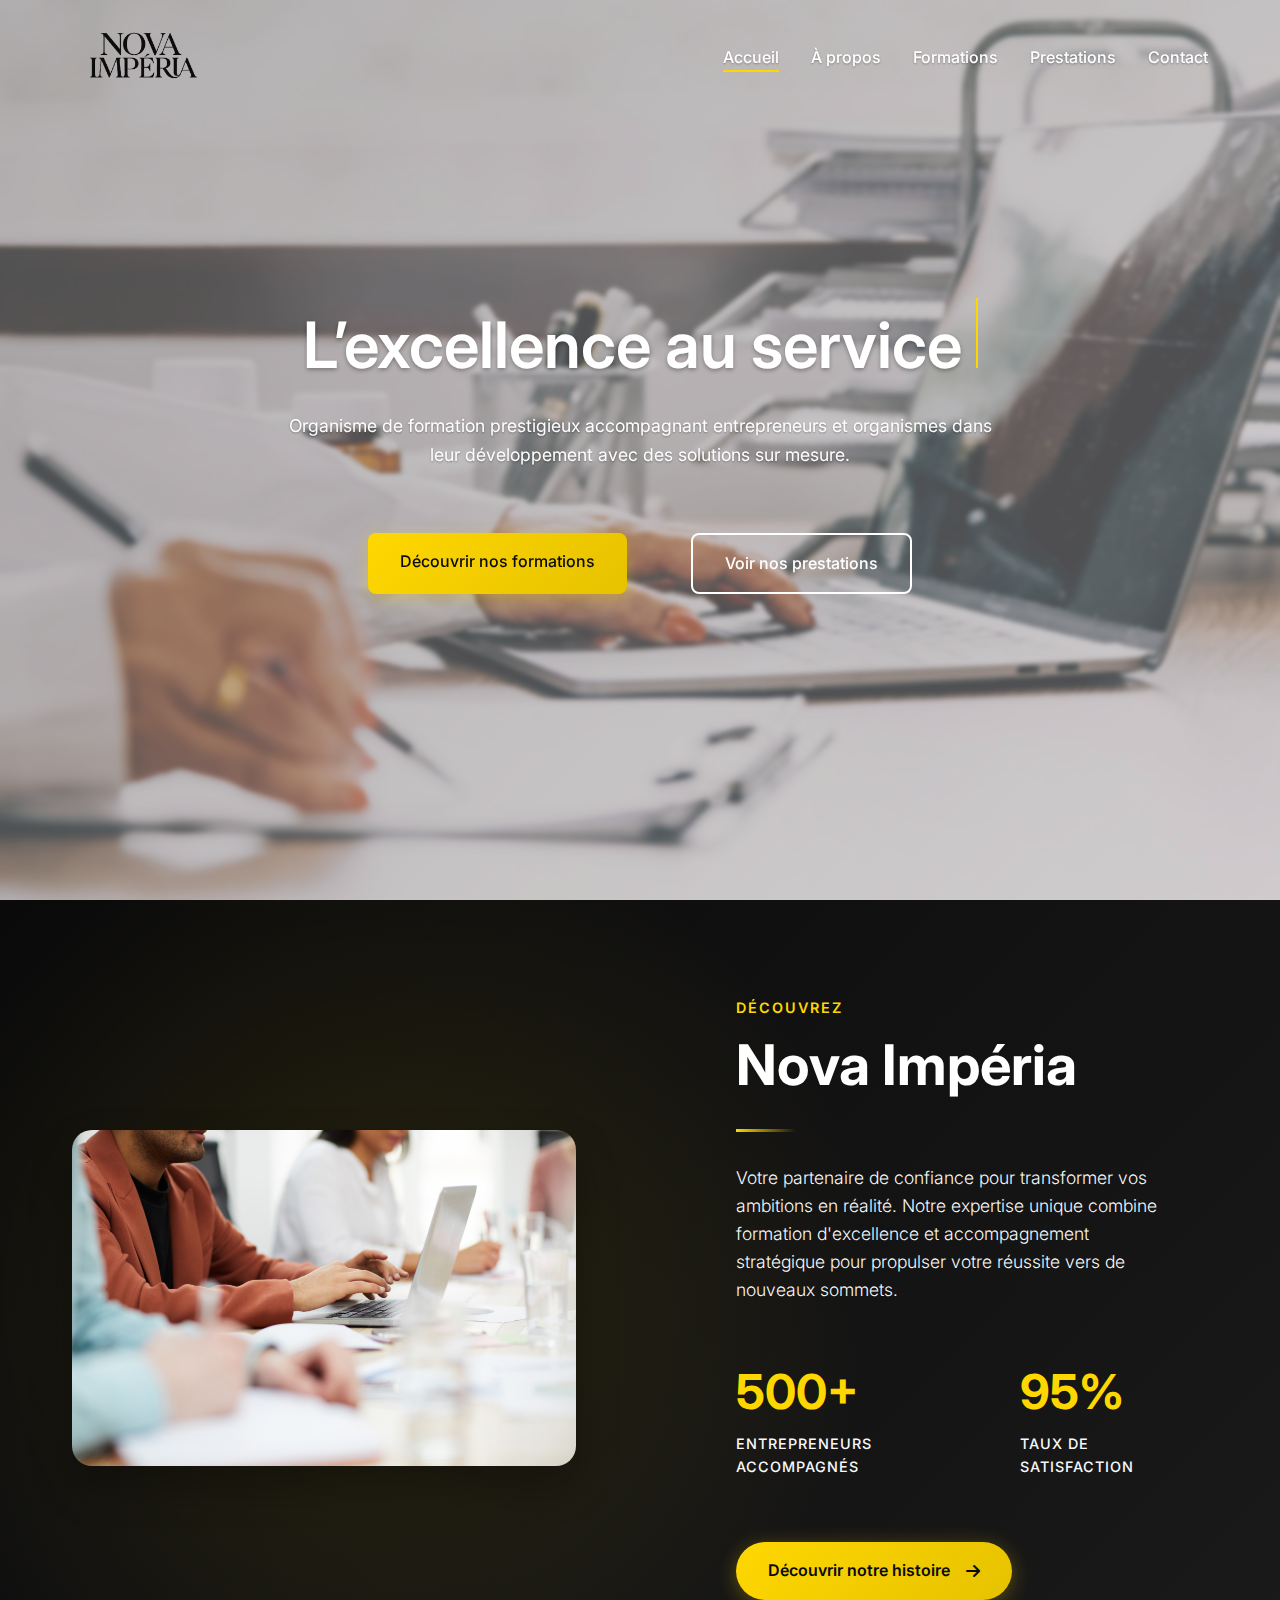
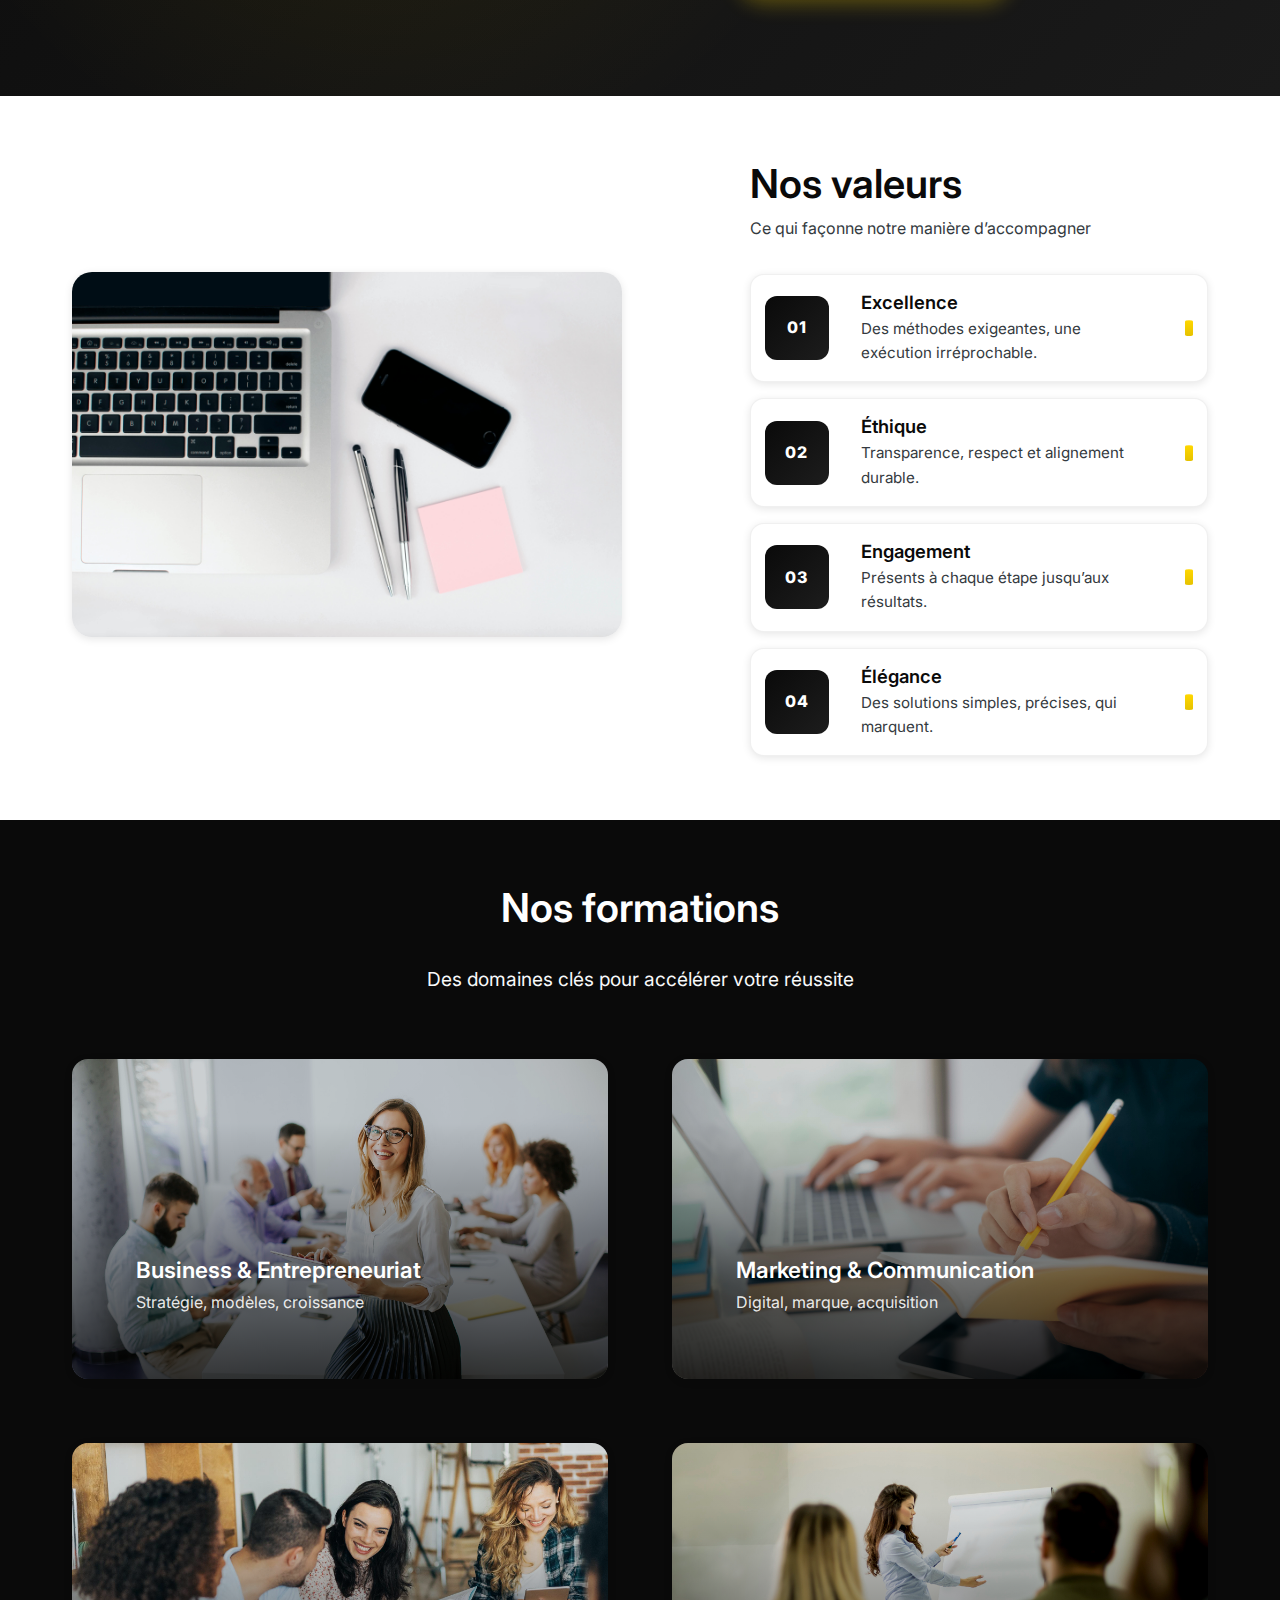
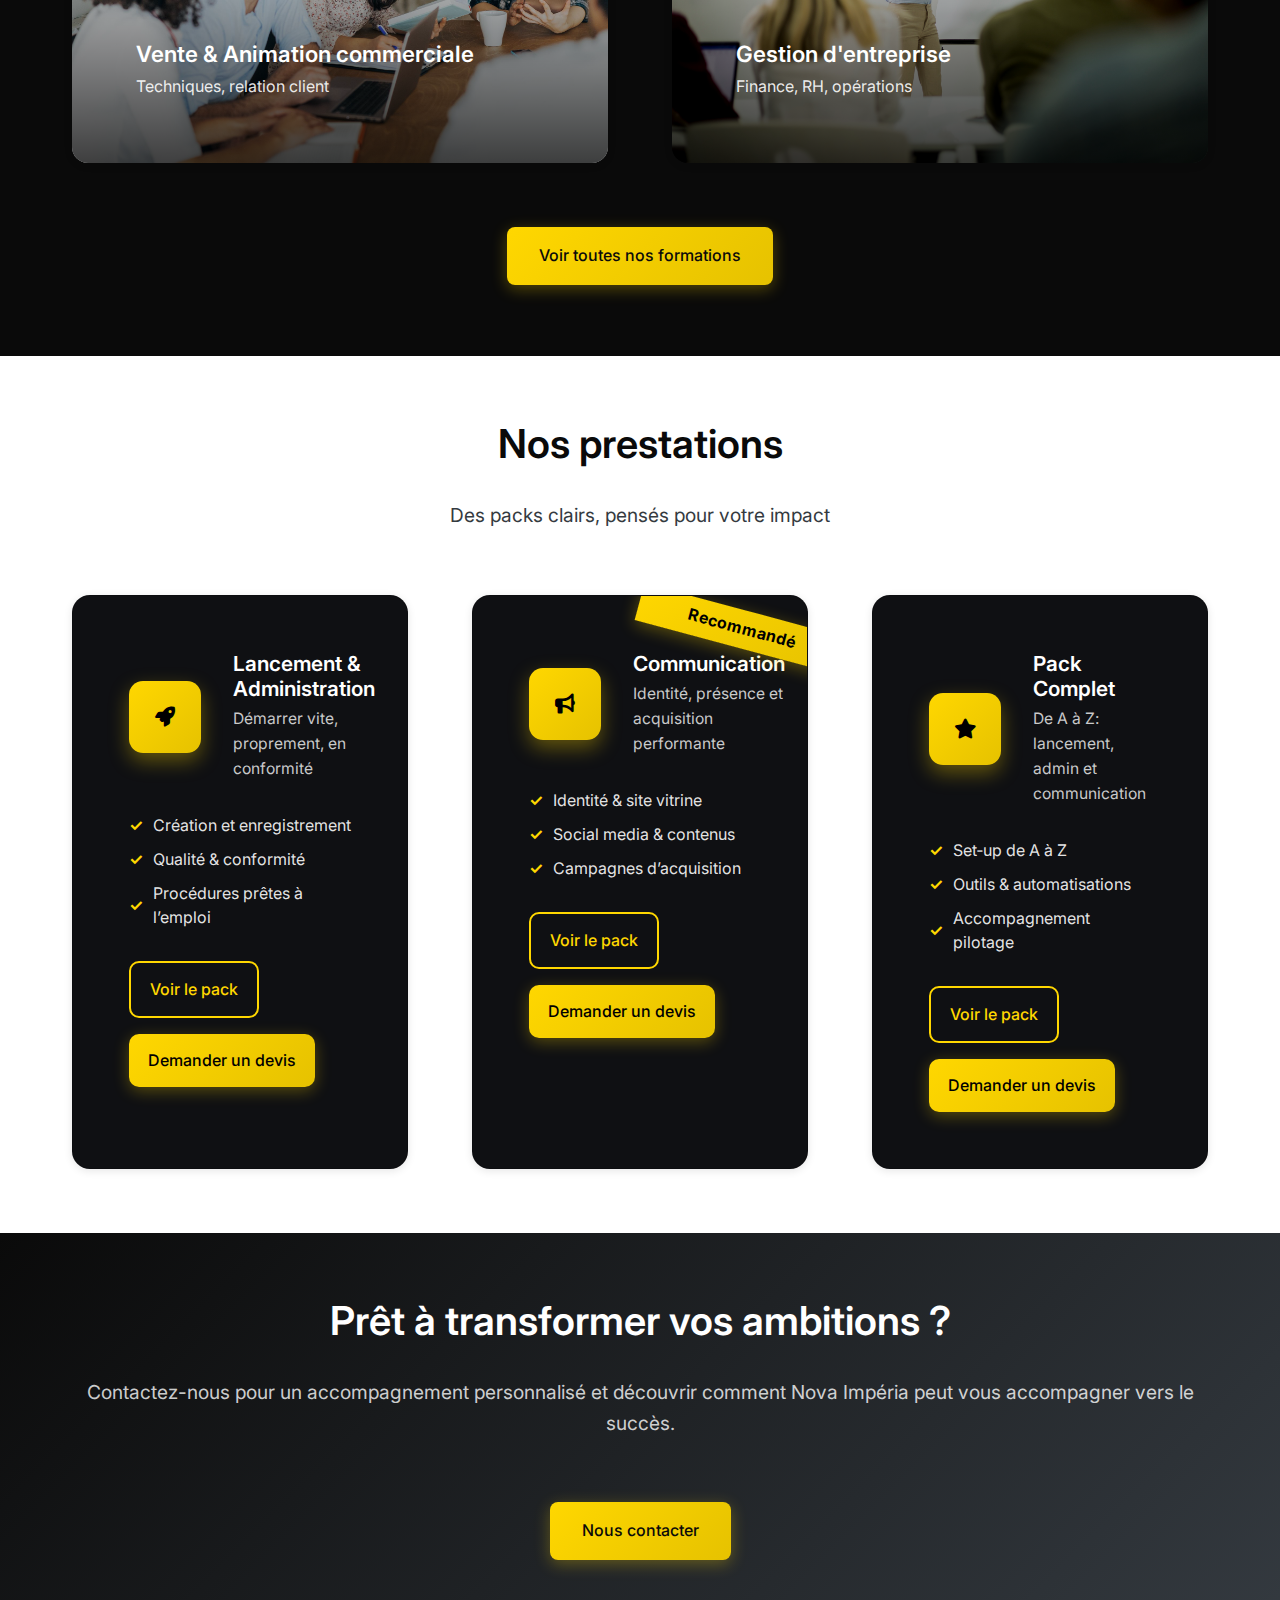
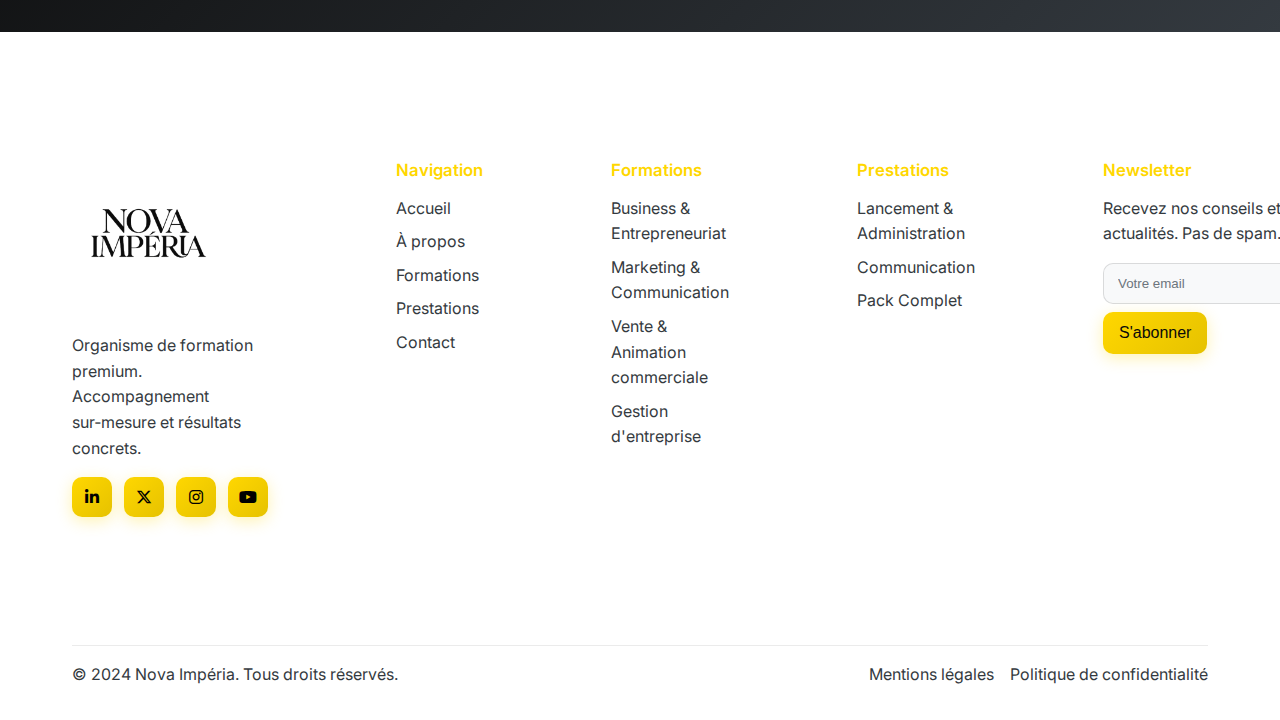
<file: index.html>
<!DOCTYPE html>
<html lang="fr">
<head>
    <meta charset="UTF-8">
    <meta name="viewport" content="width=device-width, initial-scale=1.0">
    <title>Nova Impéria - L'excellence au service de vos ambitions</title>
    <meta name="description" content="Nova Impéria, organisme de formation prestigieux accompagnant entrepreneurs et organismes dans leur développement. Formations et prestations sur mesure.">
    <link rel="stylesheet" href="styles.css">
    <link rel="preconnect" href="https://fonts.googleapis.com">
    <link rel="preconnect" href="https://fonts.gstatic.com" crossorigin>
    <link href="https://fonts.googleapis.com/css2?family=Inter:wght@300;400;500;600;700&display=swap" rel="stylesheet">
    <link rel="stylesheet" href="https://cdnjs.cloudflare.com/ajax/libs/font-awesome/6.4.0/css/all.min.css">
    <link rel="icon" type="image/png" href="assets/logo-nova-imperia.png">
    <link rel="apple-touch-icon" href="assets/logo-nova-imperia.png">
</head>
<body class="home home-hero-image">
    <!-- Navigation -->
    <nav class="navbar">
        <div class="nav-container">
            <div class="nav-logo">
                <img src="assets/logo-nova-imperia.png" alt="Nova Impéria" class="logo">
            </div>
            <ul class="nav-menu">
                <li><a href="index.html" class="nav-link active">Accueil</a></li>
                <li><a href="a-propos.html" class="nav-link">À propos</a></li>
                <li><a href="formations.html" class="nav-link">Formations</a></li>
                <li><a href="prestations.html" class="nav-link">Prestations</a></li>
                <li><a href="contact.html" class="nav-link">Contact</a></li>
            </ul>
            <div class="hamburger">
                <span class="bar"></span>
                <span class="bar"></span>
                <span class="bar"></span>
            </div>
        </div>
    </nav>

    <!-- Hero Section -->
    <section class="hero">
        <div class="hero-container">
            <div class="hero-content">
                <h1 class="hero-title">L’excellence <span class="static-phrase">au service </span><span id="typewriter-target" class="typewriter"></span></h1>
                <p class="hero-description">Organisme de formation prestigieux accompagnant entrepreneurs et organismes dans leur développement avec des solutions sur mesure.</p>
                <div class="hero-cta">
                    <a href="formations.html" class="btn btn-primary">Découvrir nos formations</a>
                    <a href="prestations.html" class="btn btn-secondary">Voir nos prestations</a>
                </div>
            </div>
        </div>
    </section>

    <!-- Présentation rapide -->
    <section class="presentation">
        <div class="container">
            <div class="presentation-content">
                <div class="presentation-image">
                    <div class="image-wrapper">
                        <img src="assets/formationprestation.jpg" alt="Formation sur mesure Nova Impéria">
                        <div class="image-glow"></div>
                    </div>
                </div>
                <div class="presentation-text">
                    <div class="text-content">
                        <div class="title-section">
                            <span class="pre-title">Découvrez</span>
                            <h2>Nova Impéria</h2>
                            <div class="title-line"></div>
                        </div>
                        
                        <p class="presentation-description">
                            Votre partenaire de confiance pour transformer vos ambitions en réalité. 
                            Notre expertise unique combine formation d'excellence et accompagnement stratégique 
                            pour propulser votre réussite vers de nouveaux sommets.
                        </p>
                        
                        <div class="highlight-stats">
                            <div class="stat">
                                <span class="stat-number">500+</span>
                                <span class="stat-text">Entrepreneurs accompagnés</span>
                            </div>
                            <div class="stat">
                                <span class="stat-number">95%</span>
                                <span class="stat-text">Taux de satisfaction</span>
                            </div>
                        </div>
                        
                        <div class="cta-section">
                            <a href="a-propos.html" class="btn btn-gold">
                                <span>Découvrir notre histoire</span>
                                <i class="fas fa-arrow-right"></i>
                            </a>
                        </div>
                    </div>
                </div>
            </div>
        </div>
    </section>

    <!-- Nos 4 valeurs -->
    <section class="valeurs valeurs--split">
        <div class="container">
            <div class="valeurs-split">
                <div class="valeurs-image">
                    <img src="assets/vente-commercial.jpg" alt="Esprit Nova Impéria">
                </div>
                <div class="valeurs-list">
                    <div class="values-header">
                        <h2>Nos valeurs</h2>
                        <p>Ce qui façonne notre manière d’accompagner</p>
                    </div>
                    <div class="values-stack">
                        <div class="v-item">
                            <div class="v-mark"><span>01</span></div>
                            <div class="v-content">
                                <h3>Excellence</h3>
                                <p>Des méthodes exigeantes, une exécution irréprochable.</p>
                            </div>
                            <span class="v-accent"></span>
                        </div>
                        <div class="v-item">
                            <div class="v-mark"><span>02</span></div>
                            <div class="v-content">
                                <h3>Éthique</h3>
                                <p>Transparence, respect et alignement durable.</p>
                            </div>
                            <span class="v-accent"></span>
                        </div>
                        <div class="v-item">
                            <div class="v-mark"><span>03</span></div>
                            <div class="v-content">
                                <h3>Engagement</h3>
                                <p>Présents à chaque étape jusqu’aux résultats.</p>
                            </div>
                            <span class="v-accent"></span>
                        </div>
                        <div class="v-item">
                            <div class="v-mark"><span>04</span></div>
                            <div class="v-content">
                                <h3>Élégance</h3>
                                <p>Des solutions simples, précises, qui marquent.</p>
                            </div>
                            <span class="v-accent"></span>
                        </div>
                    </div>
                </div>
            </div>
        </div>
    </section>

    <!-- Aperçu formations -->
    <section class="formations-preview formations--tiles">
        <div class="container">
            <div class="section-header">
                <h2>Nos formations</h2>
                <p>Des domaines clés pour accélérer votre réussite</p>
            </div>
            <div class="domains-grid">
                <a class="domain-tile" href="formations.html#business">
                    <img src="assets/formationspf.jpg" alt="Business & Entrepreneuriat">
                    <div class="tile-overlay">
                        <h3>Business & Entrepreneuriat</h3>
                        <span>Stratégie, modèles, croissance</span>
                        <div class="tile-extra">
                            <p>Construire, financer et scaler votre modèle avec impact.</p>
                            <span class="btn btn-light">Découvrir le programme</span>
                        </div>
                    </div>
                </a>
                <a class="domain-tile" href="formations.html#marketing">
                    <img src="assets/formations-image.jpg" alt="Marketing & Communication">
                    <div class="tile-overlay">
                        <h3>Marketing & Communication</h3>
                        <span>Digital, marque, acquisition</span>
                        <div class="tile-extra">
                            <p>Branding, contenu et leviers paid/SEO pour performer.</p>
                            <span class="btn btn-light">Découvrir le programme</span>
                        </div>
                    </div>
                </a>
                <a class="domain-tile" href="formations.html#vente">
                    <img src="assets/formationscpf.jpg" alt="Vente & Animation commerciale">
                    <div class="tile-overlay">
                        <h3>Vente & Animation commerciale</h3>
                        <span>Techniques, relation client</span>
                        <div class="tile-extra">
                            <p>Pipeline, closing et expérience client au cordeau.</p>
                            <span class="btn btn-light">Découvrir le programme</span>
                        </div>
                    </div>
                </a>
                <a class="domain-tile" href="formations.html#gestion">
                    <img src="assets/formations.jpg" alt="Gestion d'entreprise">
                    <div class="tile-overlay">
                        <h3>Gestion d'entreprise</h3>
                        <span>Finance, RH, opérations</span>
                        <div class="tile-extra">
                            <p>Piloter sereinement la finance, les équipes et les ops.</p>
                            <span class="btn btn-light">Découvrir le programme</span>
                        </div>
                    </div>
                </a>
            </div>
            <div class="section-cta">
                <a href="formations.html" class="btn btn-primary">Voir toutes nos formations</a>
            </div>
        </div>
    </section>

    <!-- Aperçu prestations -->
    <section class="prestations-preview prestations--pricing">
        <div class="container">
            <div class="section-header">
                <h2>Nos prestations</h2>
                <p>Des packs clairs, pensés pour votre impact</p>
            </div>
            <div class="pricing-grid">
                <div class="pricing-card">
                    <div class="pc-head">
                        <div class="pc-icon"><i class="fas fa-rocket"></i></div>
                        <div class="pc-title">
                            <h3>Lancement & Administration</h3>
                            <p class="pc-subtitle">Démarrer vite, proprement, en conformité</p>
                        </div>
                    </div>
                    <ul class="pc-features">
                        <li>Création et enregistrement</li>
                        <li>Qualité & conformité</li>
                        <li>Procédures prêtes à l’emploi</li>
                    </ul>
                    <div class="pc-cta">
                        <a href="prestations.html#pack1" class="btn btn-outline">Voir le pack</a>
                        <a href="prestations.html#pack1" class="btn btn-primary">Demander un devis</a>
                    </div>
                </div>
                <div class="pricing-card featured">
                    <div class="pc-ribbon">Recommandé</div>
                    <div class="pc-head">
                        <div class="pc-icon"><i class="fas fa-bullhorn"></i></div>
                        <div class="pc-title">
                            <h3>Communication</h3>
                            <p class="pc-subtitle">Identité, présence et acquisition performante</p>
                        </div>
                    </div>
                    <ul class="pc-features">
                        <li>Identité & site vitrine</li>
                        <li>Social media & contenus</li>
                        <li>Campagnes d’acquisition</li>
                    </ul>
                    <div class="pc-cta">
                        <a href="prestations.html#pack2" class="btn btn-outline">Voir le pack</a>
                        <a href="prestations.html#pack2" class="btn btn-primary">Demander un devis</a>
                    </div>
                </div>
                <div class="pricing-card">
                    <div class="pc-head">
                        <div class="pc-icon"><i class="fas fa-star"></i></div>
                        <div class="pc-title">
                            <h3>Pack Complet</h3>
                            <p class="pc-subtitle">De A à Z: lancement, admin et communication</p>
                        </div>
                    </div>
                    <ul class="pc-features">
                        <li>Set‑up de A à Z</li>
                        <li>Outils & automatisations</li>
                        <li>Accompagnement pilotage</li>
                    </ul>
                    <div class="pc-cta">
                        <a href="prestations.html#pack3" class="btn btn-outline">Voir le pack</a>
                        <a href="prestations.html#pack3" class="btn btn-primary">Demander un devis</a>
                    </div>
                </div>
            </div>
        </div>
    </section>

    <!-- Call-to-action final -->
    <section class="cta-final">
        <div class="container">
            <div class="cta-content">
                <h2>Prêt à transformer vos ambitions ?</h2>
                <p>Contactez-nous pour un accompagnement personnalisé et découvrir comment Nova Impéria peut vous accompagner vers le succès.</p>
                <a href="contact.html" class="btn btn-primary">Nous contacter</a>
            </div>
        </div>
    </section>

    <!-- Footer -->
    <footer class="footer">
        <div class="container">
            <div class="footer-grid">
                <div class="footer-brand">
                    <img src="assets/logo-nova-imperia.png" alt="Nova Impéria" class="footer-logo">
                    <p>Organisme de formation premium. Accompagnement sur‑mesure et résultats concrets.</p>
                    <div class="footer-socials">
                        <a href="#" aria-label="LinkedIn"><i class="fab fa-linkedin-in"></i></a>
                        <a href="#" aria-label="Twitter"><i class="fab fa-x-twitter"></i></a>
                        <a href="#" aria-label="Instagram"><i class="fab fa-instagram"></i></a>
                        <a href="#" aria-label="YouTube"><i class="fab fa-youtube"></i></a>
                    </div>
                </div>

                <div class="footer-col">
                    <h4>Navigation</h4>
                    <ul>
                        <li><a href="index.html">Accueil</a></li>
                        <li><a href="a-propos.html">À propos</a></li>
                        <li><a href="formations.html">Formations</a></li>
                        <li><a href="prestations.html">Prestations</a></li>
                        <li><a href="contact.html">Contact</a></li>
                    </ul>
                </div>

                <div class="footer-col">
                    <h4>Formations</h4>
                    <ul>
                        <li><a href="formations.html#business">Business & Entrepreneuriat</a></li>
                        <li><a href="formations.html#marketing">Marketing & Communication</a></li>
                        <li><a href="formations.html#vente">Vente & Animation commerciale</a></li>
                        <li><a href="formations.html#gestion">Gestion d'entreprise</a></li>
                    </ul>
                </div>

                <div class="footer-col">
                    <h4>Prestations</h4>
                    <ul>
                        <li><a href="prestations.html#pack1">Lancement & Administration</a></li>
                        <li><a href="prestations.html#pack2">Communication</a></li>
                        <li><a href="prestations.html#pack3">Pack Complet</a></li>
                    </ul>
                </div>

                <div class="footer-col newsletter">
                    <h4>Newsletter</h4>
                    <p>Recevez nos conseils et actualités. Pas de spam.</p>
                    <form class="footer-form" action="#" method="post" onsubmit="return false;">
                        <input type="email" class="footer-input" placeholder="Votre email" required>
                        <button type="submit" class="btn btn-primary footer-submit">S'abonner</button>
                    </form>
                </div>
            </div>

            <div class="footer-bottom">
                <div class="bottom-left">&copy; 2024 Nova Impéria. Tous droits réservés.</div>
                <div class="bottom-links">
                    <a href="#">Mentions légales</a>
                    <a href="#">Politique de confidentialité</a>
                </div>
            </div>
        </div>
    </footer>

    <script src="script.js"></script>
</body>
</html>
</file>
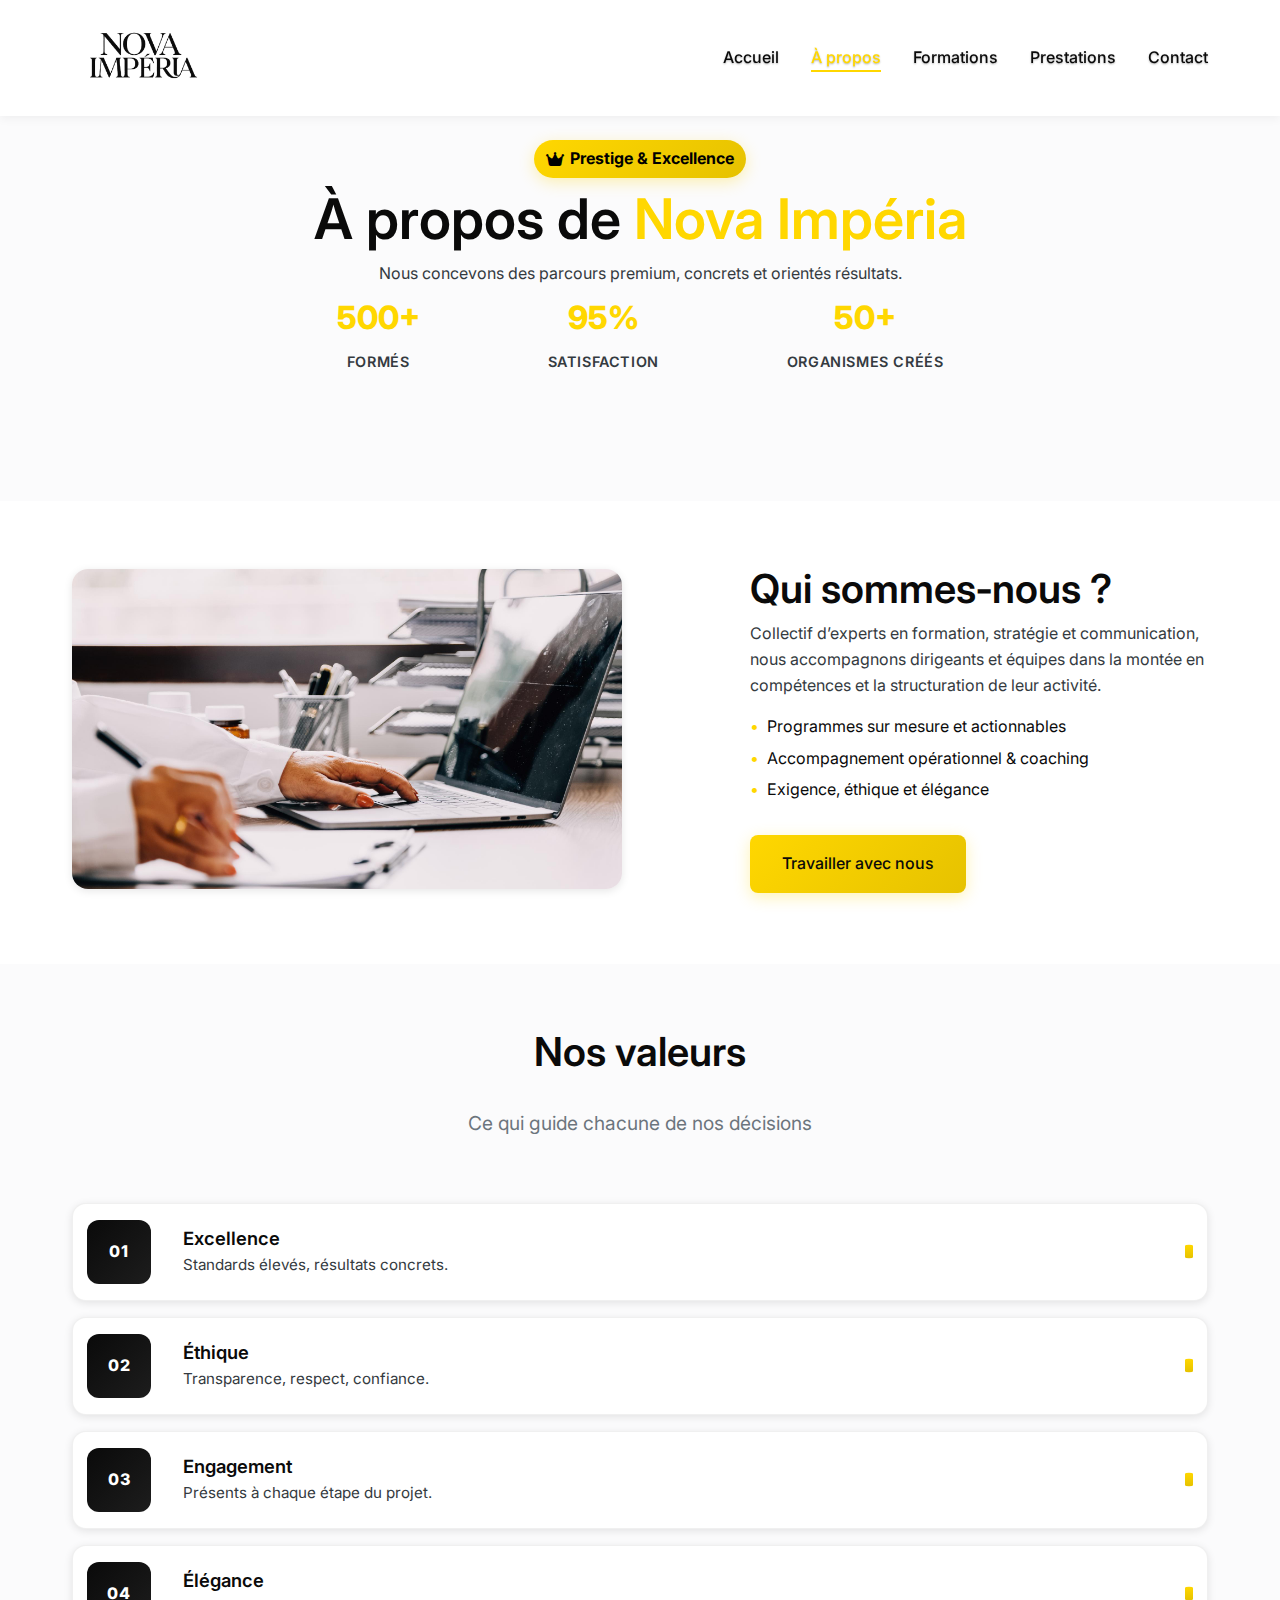
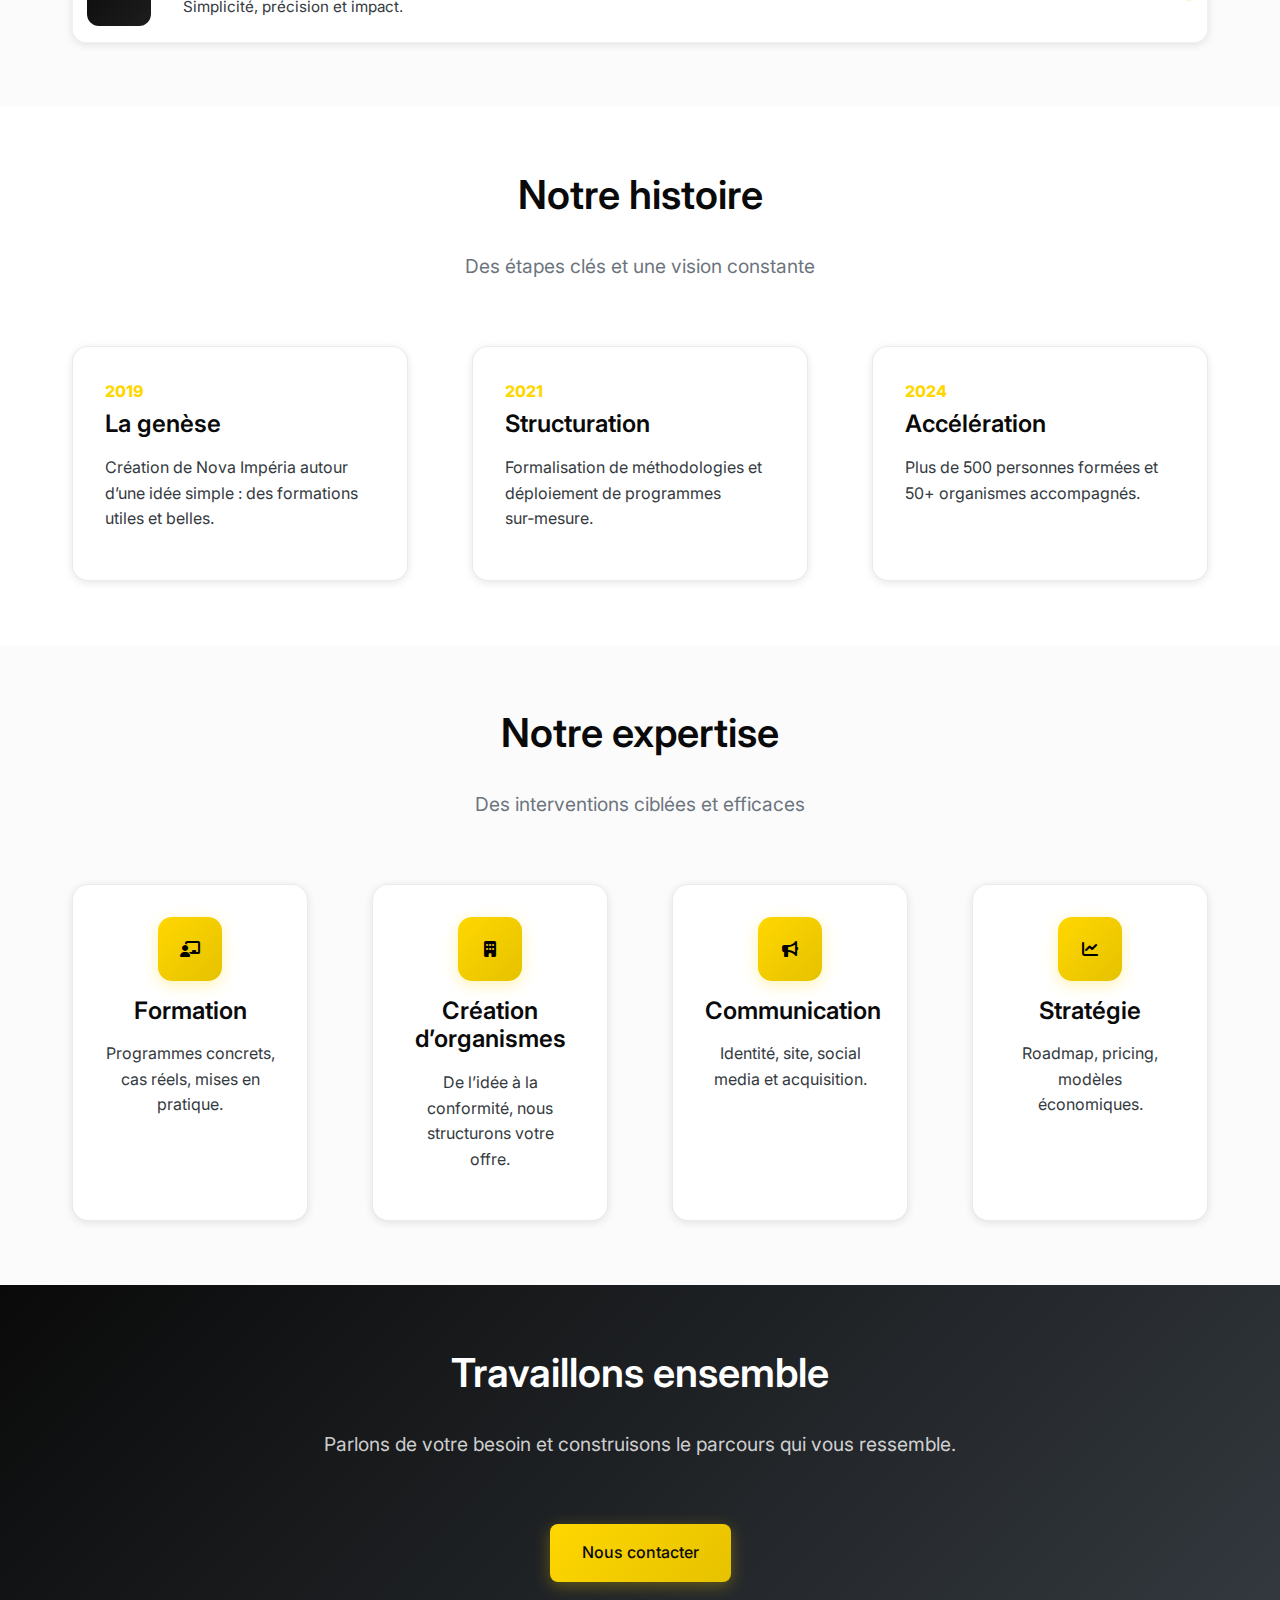
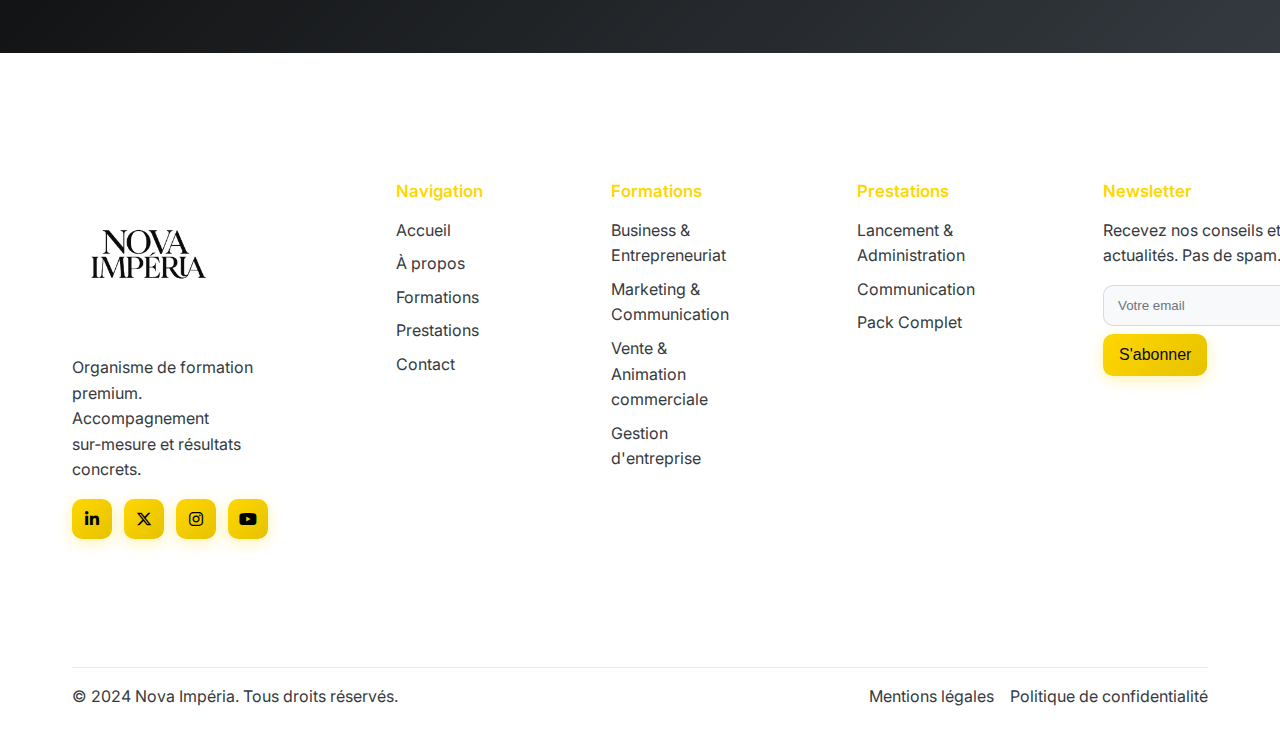
<file: a-propos.html>
<!DOCTYPE html>
<html lang="fr">
<head>
  <meta charset="UTF-8">
  <meta name="viewport" content="width=device-width, initial-scale=1.0">
  <title>À propos - Nova Impéria</title>
  <meta name="description" content="Découvrez qui nous sommes, nos valeurs et notre démarche chez Nova Impéria." />
  <link rel="stylesheet" href="styles.css" />
  <link rel="preconnect" href="https://fonts.googleapis.com" />
  <link rel="preconnect" href="https://fonts.gstatic.com" crossorigin />
  <link href="https://fonts.googleapis.com/css2?family=Inter:wght@300;400;500;600;700&display=swap" rel="stylesheet" />
  <link rel="stylesheet" href="https://cdnjs.cloudflare.com/ajax/libs/font-awesome/6.4.0/css/all.min.css" />
  <link rel="icon" type="image/png" href="assets/logo-nova-imperia.png" />
  <link rel="apple-touch-icon" href="assets/logo-nova-imperia.png" />
</head>
<body>
  <!-- Navbar -->
  <nav class="navbar">
    <div class="nav-container">
      <div class="nav-logo">
        <img src="assets/logo-nova-imperia.png" alt="Nova Impéria" class="logo" />
      </div>
      <ul class="nav-menu">
        <li><a href="index.html" class="nav-link">Accueil</a></li>
        <li><a href="a-propos.html" class="nav-link active">À propos</a></li>
        <li><a href="formations.html" class="nav-link">Formations</a></li>
        <li><a href="prestations.html" class="nav-link">Prestations</a></li>
        <li><a href="contact.html" class="nav-link">Contact</a></li>
      </ul>
      <div class="hamburger">
        <span class="bar"></span>
        <span class="bar"></span>
        <span class="bar"></span>
      </div>
    </div>
  </nav>

  <!-- Hero À propos (propre, sans image de fond) -->
  <section class="about-hero">
    <div class="container">
      <div class="about-hero-inner">
        <span class="badge-pill"><i class="fas fa-crown"></i> Prestige & Excellence</span>
        <h1>À propos de <span class="highlight">Nova Impéria</span></h1>
        <p>Nous concevons des parcours premium, concrets et orientés résultats.
        </p>
        <div class="about-stats">
          <div class="stat"><span class="stat-number">500+</span><span class="stat-text">Formés</span></div>
          <div class="stat"><span class="stat-number">95%</span><span class="stat-text">Satisfaction</span></div>
          <div class="stat"><span class="stat-number">50+</span><span class="stat-text">Organismes créés</span></div>
        </div>
      </div>
    </div>
  </section>

  <!-- Intro split (image + texte) -->
  <section class="about-intro">
    <div class="container">
      <div class="about-intro-grid">
        <div class="about-visual">
          <img src="assets/61029.jpg" alt="Notre équipe" />
        </div>
        <div class="about-text">
          <h2>Qui sommes‑nous ?</h2>
          <p>Collectif d’experts en formation, stratégie et communication, nous accompagnons dirigeants et équipes dans la montée en compétences et la structuration de leur activité.</p>
          <ul class="about-bullets">
            <li>Programmes sur mesure et actionnables</li>
            <li>Accompagnement opérationnel & coaching</li>
            <li>Exigence, éthique et élégance</li>
          </ul>
          <a href="contact.html" class="btn btn-primary">Travailler avec nous</a>
        </div>
      </div>
    </div>
  </section>

  <!-- Valeurs (stack premium) -->
  <section class="about-values">
    <div class="container">
      <div class="section-header">
        <h2>Nos valeurs</h2>
        <p>Ce qui guide chacune de nos décisions</p>
      </div>
      <div class="values-stack">
        <div class="v-item">
          <div class="v-mark"><span>01</span></div>
          <div class="v-content"><h3>Excellence</h3><p>Standards élevés, résultats concrets.</p></div>
          <span class="v-accent"></span>
        </div>
        <div class="v-item">
          <div class="v-mark"><span>02</span></div>
          <div class="v-content"><h3>Éthique</h3><p>Transparence, respect, confiance.</p></div>
          <span class="v-accent"></span>
        </div>
        <div class="v-item">
          <div class="v-mark"><span>03</span></div>
          <div class="v-content"><h3>Engagement</h3><p>Présents à chaque étape du projet.</p></div>
          <span class="v-accent"></span>
        </div>
        <div class="v-item">
          <div class="v-mark"><span>04</span></div>
          <div class="v-content"><h3>Élégance</h3><p>Simplicité, précision et impact.</p></div>
          <span class="v-accent"></span>
        </div>
      </div>
    </div>
  </section>

  <!-- Frise chronologique (histoire) -->
  <section class="about-timeline">
    <div class="container">
      <div class="section-header">
        <h2>Notre histoire</h2>
        <p>Des étapes clés et une vision constante</p>
      </div>
      <div class="timeline-grid">
        <div class="timeline-item">
          <div class="year">2019</div>
          <h4>La genèse</h4>
          <p>Création de Nova Impéria autour d’une idée simple : des formations utiles et belles.</p>
        </div>
        <div class="timeline-item">
          <div class="year">2021</div>
          <h4>Structuration</h4>
          <p>Formalisation de méthodologies et déploiement de programmes sur‑mesure.</p>
        </div>
        <div class="timeline-item">
          <div class="year">2024</div>
          <h4>Accélération</h4>
          <p>Plus de 500 personnes formées et 50+ organismes accompagnés.</p>
        </div>
      </div>
    </div>
  </section>

  <!-- Expertise -->
  <section class="about-expertise">
    <div class="container">
      <div class="section-header">
        <h2>Notre expertise</h2>
        <p>Des interventions ciblées et efficaces</p>
      </div>
      <div class="methodo-grid">
        <div class="methodo-card">
          <div class="methodo-icon"><i class="fas fa-chalkboard-teacher"></i></div>
          <h4>Formation</h4>
          <p>Programmes concrets, cas réels, mises en pratique.</p>
        </div>
        <div class="methodo-card">
          <div class="methodo-icon"><i class="fas fa-building"></i></div>
          <h4>Création d’organismes</h4>
          <p>De l’idée à la conformité, nous structurons votre offre.</p>
        </div>
        <div class="methodo-card">
          <div class="methodo-icon"><i class="fas fa-bullhorn"></i></div>
          <h4>Communication</h4>
          <p>Identité, site, social media et acquisition.</p>
        </div>
        <div class="methodo-card">
          <div class="methodo-icon"><i class="fas fa-chart-line"></i></div>
          <h4>Stratégie</h4>
          <p>Roadmap, pricing, modèles économiques.</p>
        </div>
      </div>
    </div>
  </section>

  <!-- CTA final -->
  <section class="cta-final">
    <div class="container">
      <div class="cta-content">
        <h2>Travaillons ensemble</h2>
        <p>Parlons de votre besoin et construisons le parcours qui vous ressemble.</p>
        <a href="contact.html" class="btn btn-primary">Nous contacter</a>
      </div>
    </div>
  </section>

  <!-- Footer -->
  <footer class="footer">
    <div class="container">
      <div class="footer-grid">
        <div class="footer-brand">
          <img src="assets/logo-nova-imperia.png" alt="Nova Impéria" class="footer-logo" />
          <p>Organisme de formation premium. Accompagnement sur‑mesure et résultats concrets.</p>
          <div class="footer-socials">
            <a href="#" aria-label="LinkedIn"><i class="fab fa-linkedin-in"></i></a>
            <a href="#" aria-label="Twitter"><i class="fab fa-x-twitter"></i></a>
            <a href="#" aria-label="Instagram"><i class="fab fa-instagram"></i></a>
            <a href="#" aria-label="YouTube"><i class="fab fa-youtube"></i></a>
          </div>
        </div>
        <div class="footer-col">
          <h4>Navigation</h4>
          <ul>
            <li><a href="index.html">Accueil</a></li>
            <li><a href="a-propos.html">À propos</a></li>
            <li><a href="formations.html">Formations</a></li>
            <li><a href="prestations.html">Prestations</a></li>
            <li><a href="contact.html">Contact</a></li>
          </ul>
        </div>
        <div class="footer-col">
          <h4>Formations</h4>
          <ul>
            <li><a href="formations.html#business">Business & Entrepreneuriat</a></li>
            <li><a href="formations.html#marketing">Marketing & Communication</a></li>
            <li><a href="formations.html#vente">Vente & Animation commerciale</a></li>
            <li><a href="formations.html#gestion">Gestion d'entreprise</a></li>
          </ul>
        </div>
        <div class="footer-col">
          <h4>Prestations</h4>
          <ul>
            <li><a href="prestations.html#pack1">Lancement & Administration</a></li>
            <li><a href="prestations.html#pack2">Communication</a></li>
            <li><a href="prestations.html#pack3">Pack Complet</a></li>
          </ul>
        </div>
        <div class="footer-col newsletter">
          <h4>Newsletter</h4>
          <p>Recevez nos conseils et actualités. Pas de spam.</p>
          <form class="footer-form" action="#" method="post" onsubmit="return false;">
            <input type="email" class="footer-input" placeholder="Votre email" required />
            <button type="submit" class="btn btn-primary footer-submit">S'abonner</button>
          </form>
        </div>
      </div>
      <div class="footer-bottom">
        <div class="bottom-left">&copy; 2024 Nova Impéria. Tous droits réservés.</div>
        <div class="bottom-links">
          <a href="#">Mentions légales</a>
          <a href="#">Politique de confidentialité</a>
        </div>
      </div>
    </div>
  </footer>

  <script src="script.js"></script>
</body>
</html>
</file>
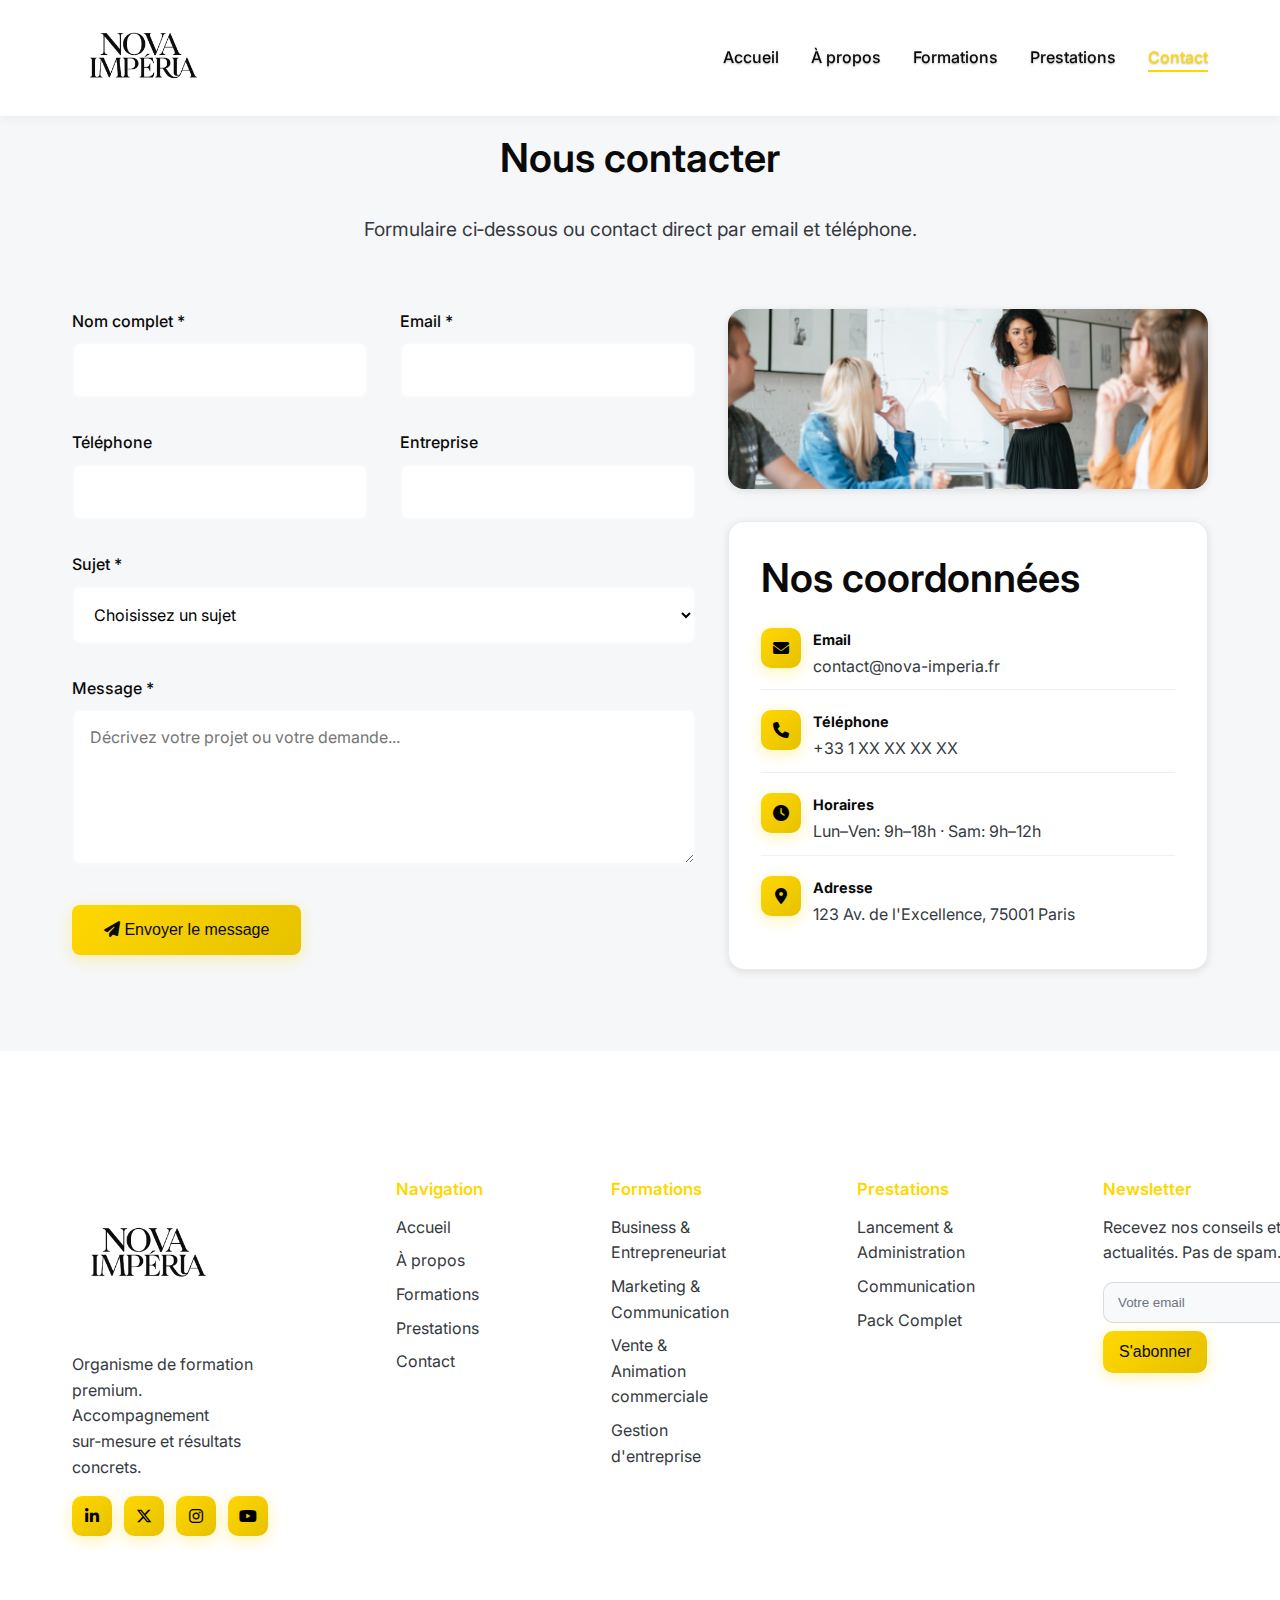
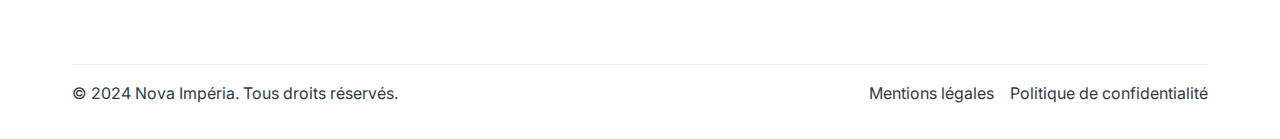
<file: contact.html>
<!DOCTYPE html>
<html lang="fr">
<head>
    <meta charset="UTF-8">
    <meta name="viewport" content="width=device-width, initial-scale=1.0">
    <title>Contact - Nova Impéria</title>
    <meta name="description" content="Contactez Nova Impéria pour un accompagnement personnalisé. Formulaire de contact et coordonnées.">
    <link rel="stylesheet" href="styles.css">
    <link rel="preconnect" href="https://fonts.googleapis.com">
    <link rel="preconnect" href="https://fonts.gstatic.com" crossorigin>
    <link href="https://fonts.googleapis.com/css2?family=Inter:wght@300;400;500;600;700&display=swap" rel="stylesheet">
    <link rel="stylesheet" href="https://cdnjs.cloudflare.com/ajax/libs/font-awesome/6.4.0/css/all.min.css">
    <link rel="icon" type="image/png" href="assets/logo-nova-imperia.png">
    <link rel="apple-touch-icon" href="assets/logo-nova-imperia.png">
</head>
<body>
    <!-- Navigation -->
    <nav class="navbar">
        <div class="nav-container">
            <div class="nav-logo">
                <img src="assets/logo-nova-imperia.png" alt="Nova Impéria" class="logo">
            </div>
            <ul class="nav-menu">
                <li><a href="index.html" class="nav-link">Accueil</a></li>
                <li><a href="a-propos.html" class="nav-link">À propos</a></li>
                <li><a href="formations.html" class="nav-link">Formations</a></li>
                <li><a href="prestations.html" class="nav-link">Prestations</a></li>
                <li><a href="contact.html" class="nav-link active">Contact</a></li>
            </ul>
            <div class="hamburger">
                <span class="bar"></span>
                <span class="bar"></span>
                <span class="bar"></span>
            </div>
        </div>
    </nav>

    
    <!-- Formulaire + Infos -->
    <section class="contact-form-section">
        <div class="container">
            <div class="section-header">
                <h2>Nous contacter</h2>
                <p>Formulaire ci‑dessous ou contact direct par email et téléphone.</p>
            </div>
            <div class="contact-grid">
                <div class="contact-form-container">
                    
                    
                    <form action="https://formsubmit.co/contact@nova-imperia.fr" method="POST">
                        <!-- Formsubmit settings -->
                        <input type="hidden" name="_captcha" value="false">
                        <input type="hidden" name="_template" value="table">
                        <!-- Champs utilisateur -->
                        <div class="form-row">
                            <div class="form-group">
                                <label for="nom">Nom complet *</label>
                                <input type="text" id="nom" name="nom" required>
                            </div>
                            <div class="form-group">
                                <label for="email">Email *</label>
                                <input type="email" id="email" name="email" required>
                            </div>
                        </div>
                        <div class="form-row">
                            <div class="form-group">
                                <label for="telephone">Téléphone</label>
                                <input type="tel" id="telephone" name="telephone">
                            </div>
                            <div class="form-group">
                                <label for="entreprise">Entreprise</label>
                                <input type="text" id="entreprise" name="entreprise">
                            </div>
                        </div>
                        <div class="form-group">
                            <label for="sujet">Sujet *</label>
                            <select id="sujet" name="sujet" required>
                                <option value="">Choisissez un sujet</option>
                                <option value="formation">Formation</option>
                                <option value="prestation">Prestation</option>
                                <option value="devis">Demande de devis</option>
                                <option value="information">Demande d'information</option>
                                <option value="autre">Autre</option>
                            </select>
                        </div>
                        <div class="form-group">
                            <label for="message">Message *</label>
                            <textarea id="message" name="message" rows="6" required placeholder="Décrivez votre projet ou votre demande..."></textarea>
                        </div>

                        <!-- Bouton -->
                        <div class="form-group">
                            <button type="submit" class="btn btn-primary">
                                <i class="fas fa-paper-plane"></i>
                                Envoyer le message
                            </button>
                        </div>
                    </form>
                </div>
                
                <aside class="contact-aside">
                    <div class="contact-visual">
                        <img src="assets/femme-ecriture.jpg" alt="Équipe Nova Impéria">
                    </div>
                    <div class="contact-card">
                        <h2>Nos coordonnées</h2>
                        <ul class="contact-rows">
                            <li class="contact-row">
                                <span class="cr-icon"><i class="fas fa-envelope"></i></span>
                                <div class="cr-content">
                                    <span class="cr-label">Email</span>
                                    <a href="mailto:contact@nova-imperia.fr" class="cr-value">contact@nova-imperia.fr</a>
                                </div>
                            </li>
                            <li class="contact-row">
                                <span class="cr-icon"><i class="fas fa-phone"></i></span>
                                <div class="cr-content">
                                    <span class="cr-label">Téléphone</span>
                                    <a href="tel:+33100000000" class="cr-value">+33 1 XX XX XX XX</a>
                                </div>
                            </li>
                            <li class="contact-row">
                                <span class="cr-icon"><i class="fas fa-clock"></i></span>
                                <div class="cr-content">
                                    <span class="cr-label">Horaires</span>
                                    <span class="cr-value">Lun–Ven: 9h–18h · Sam: 9h–12h</span>
                                </div>
                            </li>
                            <li class="contact-row">
                                <span class="cr-icon"><i class="fas fa-map-marker-alt"></i></span>
                                <div class="cr-content">
                                    <span class="cr-label">Adresse</span>
                                    <span class="cr-value">123 Av. de l'Excellence, 75001 Paris</span>
                                </div>
                            </li>
                        </ul>
                    </div>
                </aside>
            </div>
        </div>
    </section>

    

    <!-- Footer (clair) -->
    <footer class="footer">
        <div class="container">
            <div class="footer-grid">
                <div class="footer-brand">
                    <img src="assets/logo-nova-imperia.png" alt="Nova Impéria" class="footer-logo">
                    <p>Organisme de formation premium. Accompagnement sur‑mesure et résultats concrets.</p>
                    <div class="footer-socials">
                        <a href="#" aria-label="LinkedIn"><i class="fab fa-linkedin-in"></i></a>
                        <a href="#" aria-label="Twitter"><i class="fab fa-x-twitter"></i></a>
                        <a href="#" aria-label="Instagram"><i class="fab fa-instagram"></i></a>
                        <a href="#" aria-label="YouTube"><i class="fab fa-youtube"></i></a>
                    </div>
                </div>

                <div class="footer-col">
                    <h4>Navigation</h4>
                    <ul>
                        <li><a href="index.html">Accueil</a></li>
                        <li><a href="a-propos.html">À propos</a></li>
                        <li><a href="formations.html">Formations</a></li>
                        <li><a href="prestations.html">Prestations</a></li>
                        <li><a href="contact.html">Contact</a></li>
                    </ul>
                </div>

                <div class="footer-col">
                    <h4>Formations</h4>
                    <ul>
                        <li><a href="formations.html#business">Business & Entrepreneuriat</a></li>
                        <li><a href="formations.html#marketing">Marketing & Communication</a></li>
                        <li><a href="formations.html#vente">Vente & Animation commerciale</a></li>
                        <li><a href="formations.html#gestion">Gestion d'entreprise</a></li>
                    </ul>
                </div>

                <div class="footer-col">
                    <h4>Prestations</h4>
                    <ul>
                        <li><a href="prestations.html#pack1">Lancement & Administration</a></li>
                        <li><a href="prestations.html#pack2">Communication</a></li>
                        <li><a href="prestations.html#pack3">Pack Complet</a></li>
                    </ul>
                </div>

                <div class="footer-col newsletter">
                    <h4>Newsletter</h4>
                    <p>Recevez nos conseils et actualités. Pas de spam.</p>
                    <form class="footer-form" action="#" method="post" onsubmit="return false;">
                        <input type="email" class="footer-input" placeholder="Votre email" required>
                        <button type="submit" class="btn btn-primary footer-submit">S'abonner</button>
                    </form>
                </div>
            </div>

            <div class="footer-bottom">
                <div class="bottom-left">&copy; 2024 Nova Impéria. Tous droits réservés.</div>
                <div class="bottom-links">
                    <a href="#">Mentions légales</a>
                    <a href="#">Politique de confidentialité</a>
                </div>
            </div>
        </div>
    </footer>

    <script src="script.js"></script>
</body>
</html>
</file>
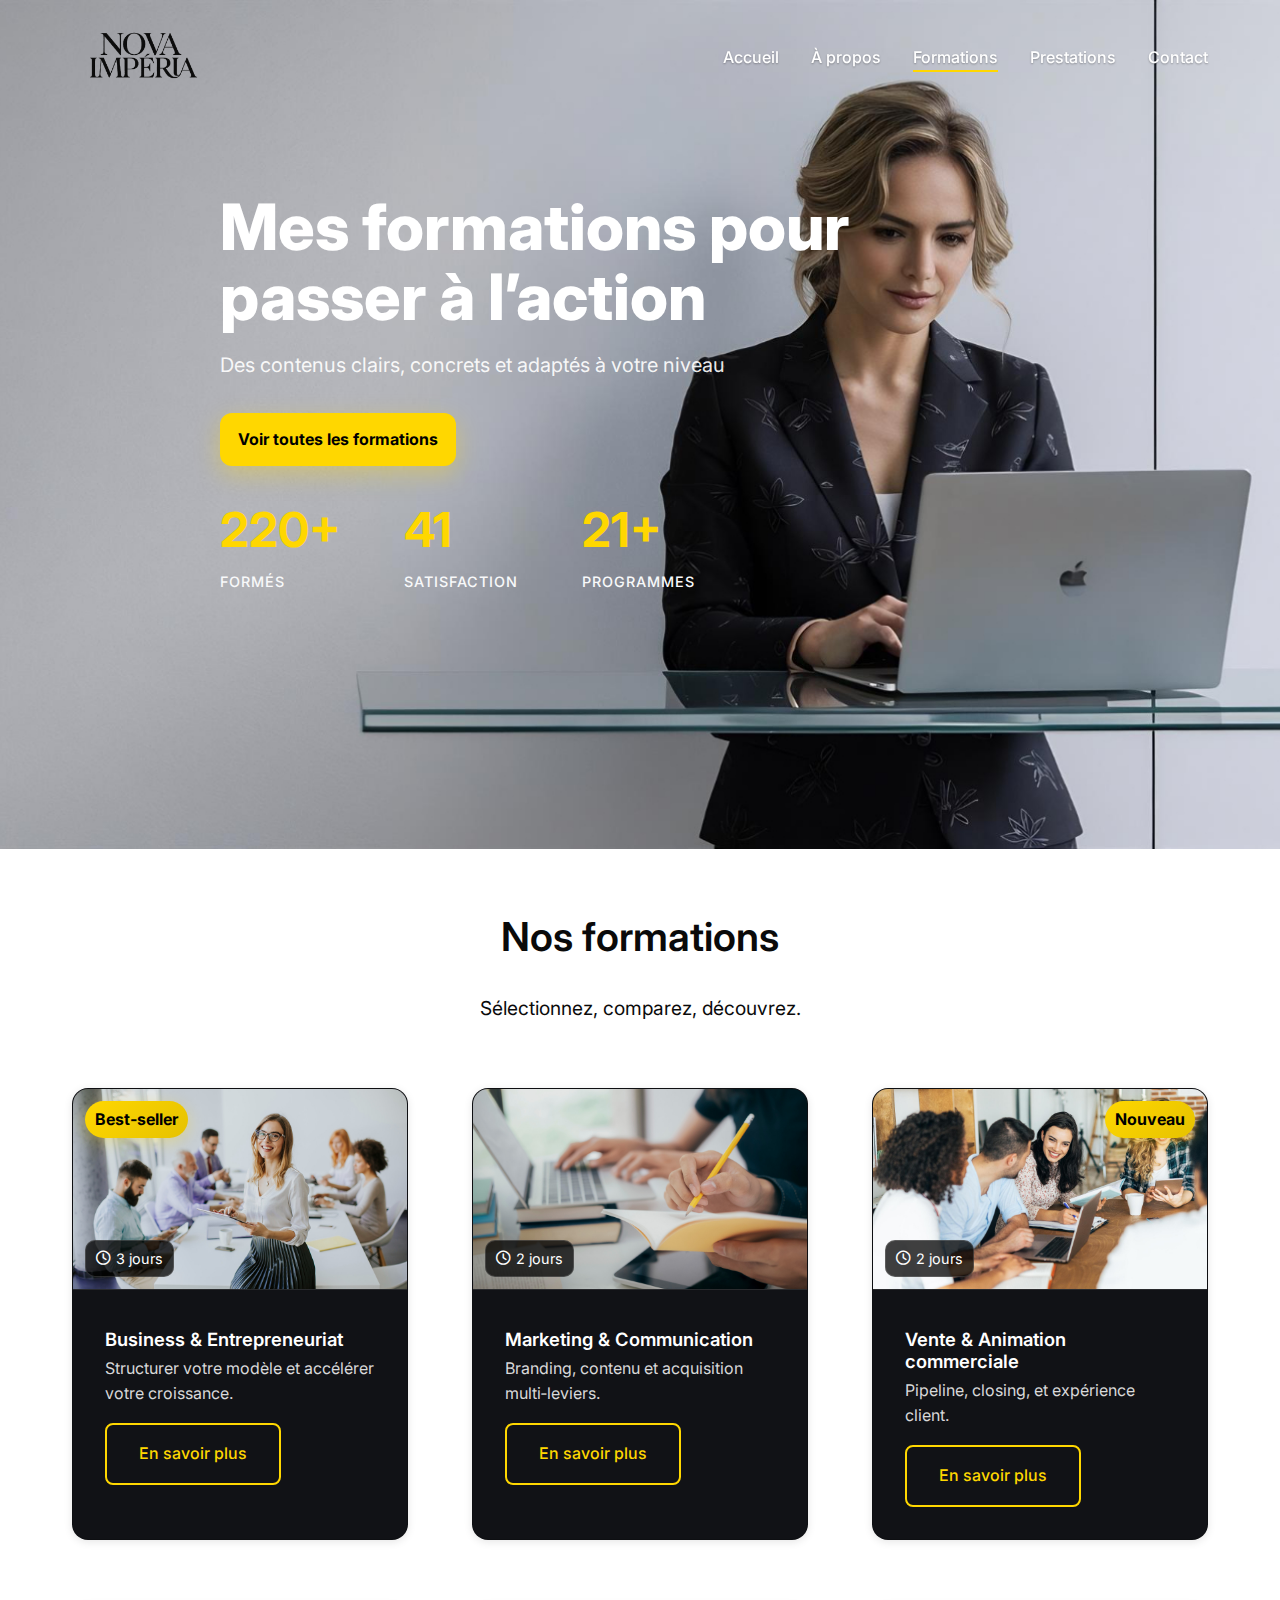
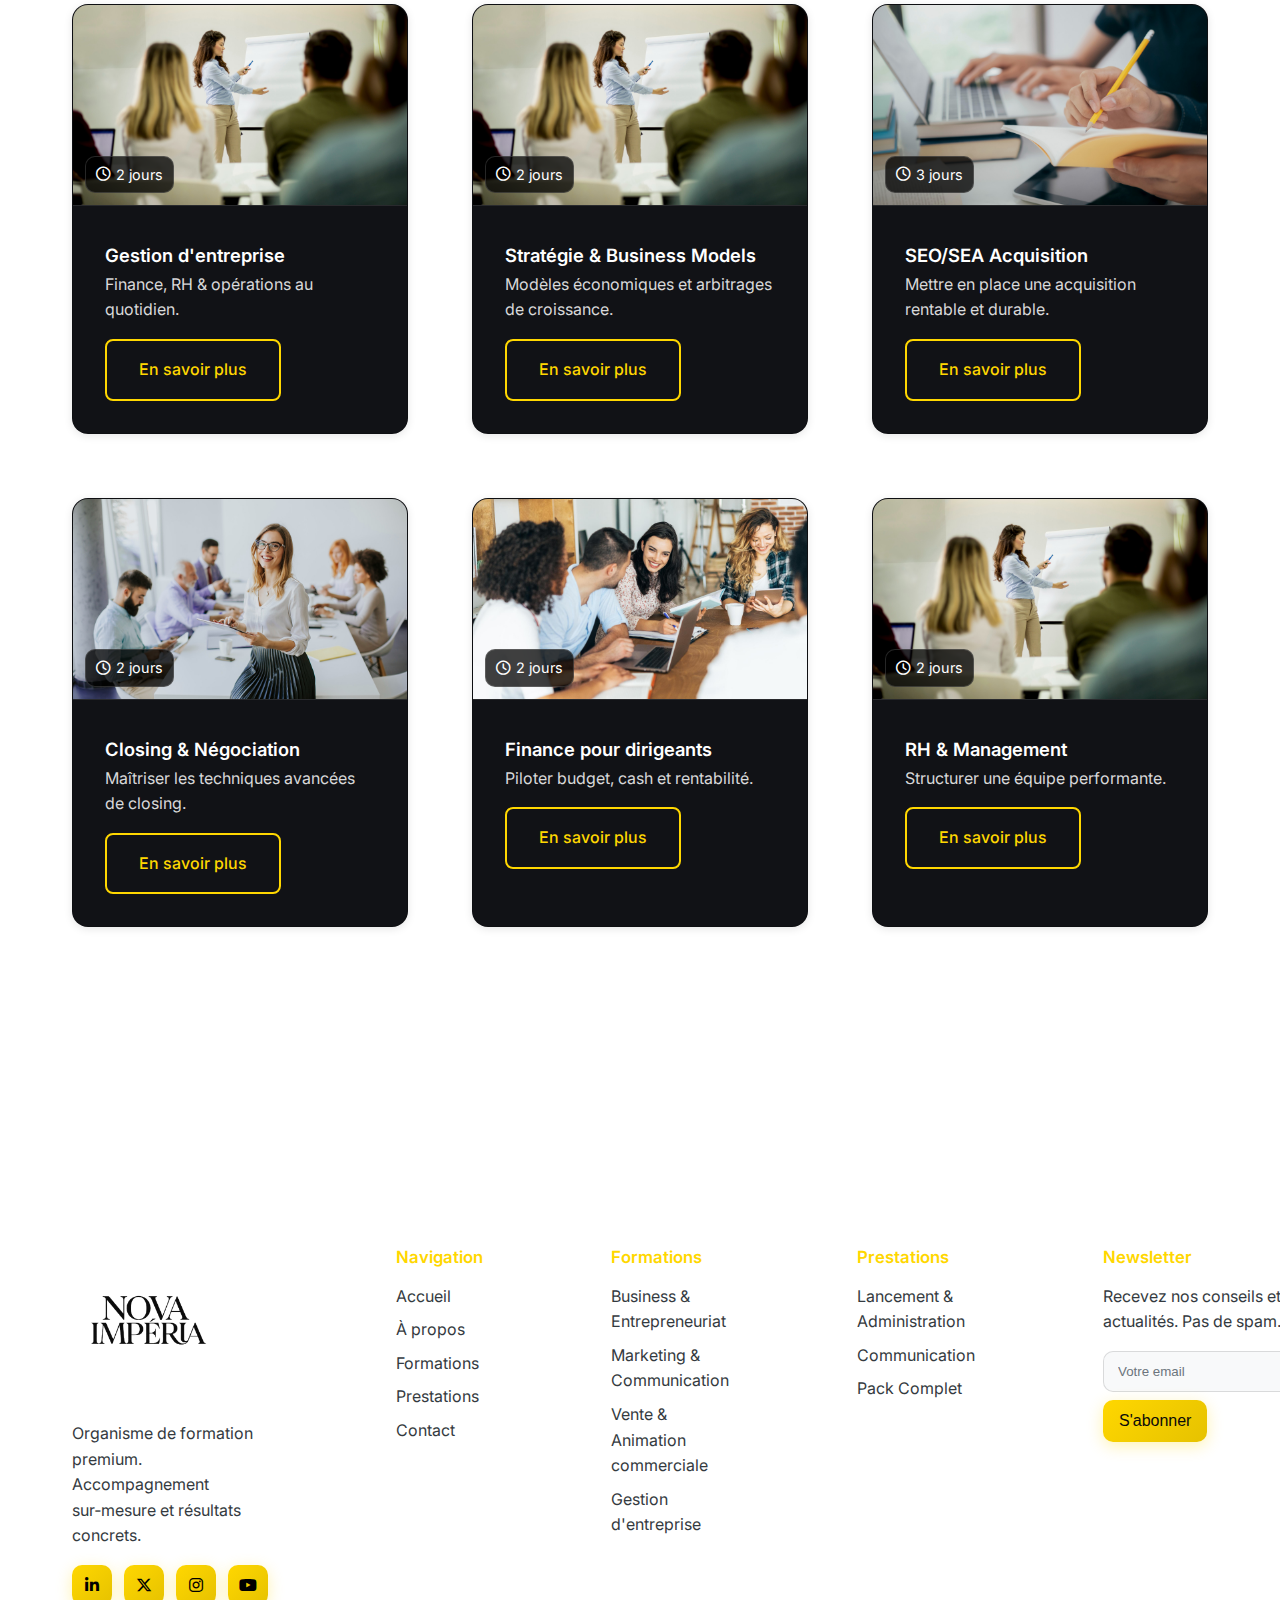
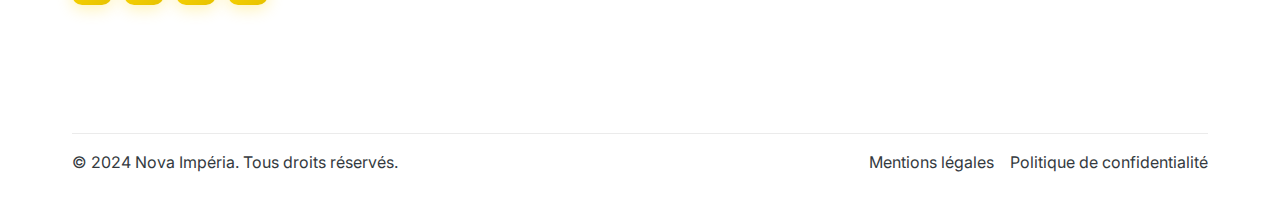
<file: formations.html>
<!DOCTYPE html>
<html lang="fr">
<head>
  <meta charset="UTF-8" />
  <meta name="viewport" content="width=device-width, initial-scale=1.0" />
  <title>Formations - Nova Impéria</title>
  <meta name="description" content="Catalogue des formations Nova Impéria: découvrez nos programmes et demandez plus d'informations." />
  <link rel="stylesheet" href="styles.css" />
  <link rel="preconnect" href="https://fonts.googleapis.com" />
  <link rel="preconnect" href="https://fonts.gstatic.com" crossorigin />
  <link href="https://fonts.googleapis.com/css2?family=Inter:wght@300;400;500;600;700&display=swap" rel="stylesheet" />
  <link rel="stylesheet" href="https://cdnjs.cloudflare.com/ajax/libs/font-awesome/6.4.0/css/all.min.css" />
  <link rel="icon" type="image/png" href="assets/logo-nova-imperia.png" />
  <link rel="apple-touch-icon" href="assets/logo-nova-imperia.png" />
</head>
<body class="home">
  <!-- Navbar -->
  <nav class="navbar">
    <div class="nav-container">
      <div class="nav-logo">
        <img src="assets/logo-nova-imperia.png" alt="Nova Impéria" class="logo" />
      </div>
      <ul class="nav-menu">
        <li><a href="index.html" class="nav-link">Accueil</a></li>
        <li><a href="a-propos.html" class="nav-link">À propos</a></li>
        <li><a href="formations.html" class="nav-link active">Formations</a></li>
        <li><a href="prestations.html" class="nav-link">Prestations</a></li>
        <li><a href="contact.html" class="nav-link">Contact</a></li>
      </ul>
      <div class="hamburger">
        <span class="bar"></span>
        <span class="bar"></span>
        <span class="bar"></span>
      </div>
    </div>
  </nav>

  <!-- Hero plein écran formations -->
  <section class="hero-formations-full">
    <div class="container">
      <div class="hero-content-left">
        <h1>Mes formations pour passer à l’action</h1>
        <p>Des contenus clairs, concrets et adaptés à votre niveau</p>
        <a href="#catalogue" class="btn btn-hero-yellow">Voir toutes les formations</a>
        <div class="highlight-stats" style="margin-top: var(--spacing-md);">
          <div class="stat">
            <span class="stat-number">500+</span>
            <span class="stat-text">Formés</span>
          </div>
          <div class="stat">
            <span class="stat-number">95%</span>
            <span class="stat-text">Satisfaction</span>
          </div>
          <div class="stat">
            <span class="stat-number">50+</span>
            <span class="stat-text">Programmes</span>
          </div>
        </div>
      </div>
    </div>
  </section>

  <!-- Catalogue simple -->
  <section id="catalogue" class="catalogue-epic light">
    <div class="epic-bg">
      <span class="glow g1"></span>
      <span class="glow g2"></span>
      <span class="grid"></span>
    </div>
    <div class="container">
      <div class="section-header">
        <h2>Nos formations</h2>
        <p>Sélectionnez, comparez, découvrez.</p>
      </div>

      <div class="catalog-grid">
        <!-- Card 1 -->
        <article class="course-card">
          <span class="course-badge">Best‑seller</span>
          <div class="course-media">
            <img src="assets/formationspf.jpg" alt="Business & Entrepreneuriat" />
            <span class="duration-badge"><i class="far fa-clock"></i> 3 jours</span>
          </div>
          <div class="course-body">
            <h3 class="course-title">Business & Entrepreneuriat</h3>
            <p class="course-desc">Structurer votre modèle et accélérer votre croissance.</p>
            <div class="course-footer">
              <a href="#" class="btn btn-outline">En savoir plus</a>
            </div>
          </div>
        </article>

        <!-- Card 2 -->
        <article class="course-card">
          <div class="course-media">
            <img src="assets/formations-image.jpg" alt="Marketing & Communication" />
            <span class="duration-badge"><i class="far fa-clock"></i> 2 jours</span>
          </div>
          <div class="course-body">
            <h3 class="course-title">Marketing & Communication</h3>
            <p class="course-desc">Branding, contenu et acquisition multi‑leviers.</p>
            <div class="course-footer">
              <a href="#" class="btn btn-outline">En savoir plus</a>
            </div>
          </div>
        </article>

        <!-- Card 3 -->
        <article class="course-card">
          <span class="course-badge badge-new">Nouveau</span>
          <div class="course-media">
            <img src="assets/formationscpf.jpg" alt="Vente & Animation commerciale" />
            <span class="duration-badge"><i class="far fa-clock"></i> 2 jours</span>
          </div>
          <div class="course-body">
            <h3 class="course-title">Vente & Animation commerciale</h3>
            <p class="course-desc">Pipeline, closing, et expérience client.</p>
            <div class="course-footer">
              <a href="#" class="btn btn-outline">En savoir plus</a>
            </div>
          </div>
        </article>

        <!-- Card 4 -->
        <article class="course-card">
          <div class="course-media">
            <img src="assets/formations.jpg" alt="Gestion d'entreprise" />
            <span class="duration-badge"><i class="far fa-clock"></i> 2 jours</span>
          </div>
          <div class="course-body">
            <h3 class="course-title">Gestion d'entreprise</h3>
            <p class="course-desc">Finance, RH & opérations au quotidien.</p>
            <div class="course-footer">
              <a href="#" class="btn btn-outline">En savoir plus</a>
            </div>
          </div>
        </article>

        <!-- Card 5 -->
        <article class="course-card">
          <div class="course-media">
            <img src="assets/formations.jpg" alt="Stratégie & Business Models" />
            <span class="duration-badge"><i class="far fa-clock"></i> 2 jours</span>
          </div>
          <div class="course-body">
            <h3 class="course-title">Stratégie & Business Models</h3>
            <p class="course-desc">Modèles économiques et arbitrages de croissance.</p>
            <div class="course-footer">
              <a href="#" class="btn btn-outline">En savoir plus</a>
            </div>
          </div>
        </article>

        <!-- Card 6 -->
        <article class="course-card">
          <div class="course-media">
            <img src="assets/formations-image.jpg" alt="SEO/SEA Acquisition" />
            <span class="duration-badge"><i class="far fa-clock"></i> 3 jours</span>
          </div>
          <div class="course-body">
            <h3 class="course-title">SEO/SEA Acquisition</h3>
            <p class="course-desc">Mettre en place une acquisition rentable et durable.</p>
            <div class="course-footer">
              <a href="#" class="btn btn-outline">En savoir plus</a>
            </div>
          </div>
        </article>

        <!-- Card 7 -->
        <article class="course-card">
          <div class="course-media">
            <img src="assets/formationspf.jpg" alt="Closing & Négociation" />
            <span class="duration-badge"><i class="far fa-clock"></i> 2 jours</span>
          </div>
          <div class="course-body">
            <h3 class="course-title">Closing & Négociation</h3>
            <p class="course-desc">Maîtriser les techniques avancées de closing.</p>
            <div class="course-footer">
              <a href="#" class="btn btn-outline">En savoir plus</a>
            </div>
          </div>
        </article>

        <!-- Card 8 -->
        <article class="course-card">
          <div class="course-media">
            <img src="assets/formationscpf.jpg" alt="Finance pour dirigeants" />
            <span class="duration-badge"><i class="far fa-clock"></i> 2 jours</span>
          </div>
          <div class="course-body">
            <h3 class="course-title">Finance pour dirigeants</h3>
            <p class="course-desc">Piloter budget, cash et rentabilité.</p>
            <div class="course-footer">
              <a href="#" class="btn btn-outline">En savoir plus</a>
            </div>
          </div>
        </article>

        <!-- Card 9 -->
        <article class="course-card">
          <div class="course-media">
            <img src="assets/formations.jpg" alt="RH & Management" />
            <span class="duration-badge"><i class="far fa-clock"></i> 2 jours</span>
          </div>
          <div class="course-body">
            <h3 class="course-title">RH & Management</h3>
            <p class="course-desc">Structurer une équipe performante.</p>
            <div class="course-footer">
              <a href="#" class="btn btn-outline">En savoir plus</a>
            </div>
          </div>
        </article>
      </div>
    </div>
  </section>

  <!-- Footer -->
  <footer class="footer">
    <div class="container">
      <div class="footer-grid">
        <div class="footer-brand">
          <img src="assets/logo-nova-imperia.png" alt="Nova Impéria" class="footer-logo" />
          <p>Organisme de formation premium. Accompagnement sur‑mesure et résultats concrets.</p>
          <div class="footer-socials">
            <a href="#" aria-label="LinkedIn"><i class="fab fa-linkedin-in"></i></a>
            <a href="#" aria-label="Twitter"><i class="fab fa-x-twitter"></i></a>
            <a href="#" aria-label="Instagram"><i class="fab fa-instagram"></i></a>
            <a href="#" aria-label="YouTube"><i class="fab fa-youtube"></i></a>
          </div>
        </div>
        <div class="footer-col">
          <h4>Navigation</h4>
          <ul>
            <li><a href="index.html">Accueil</a></li>
            <li><a href="a-propos.html">À propos</a></li>
            <li><a href="formations.html">Formations</a></li>
            <li><a href="prestations.html">Prestations</a></li>
            <li><a href="contact.html">Contact</a></li>
          </ul>
        </div>
        <div class="footer-col">
          <h4>Formations</h4>
          <ul>
            <li><a href="#">Business & Entrepreneuriat</a></li>
            <li><a href="#">Marketing & Communication</a></li>
            <li><a href="#">Vente & Animation commerciale</a></li>
            <li><a href="#">Gestion d'entreprise</a></li>
          </ul>
        </div>
        <div class="footer-col">
          <h4>Prestations</h4>
          <ul>
            <li><a href="prestations.html#pack1">Lancement & Administration</a></li>
            <li><a href="prestations.html#pack2">Communication</a></li>
            <li><a href="prestations.html#pack3">Pack Complet</a></li>
          </ul>
        </div>
        <div class="footer-col newsletter">
          <h4>Newsletter</h4>
          <p>Recevez nos conseils et actualités. Pas de spam.</p>
          <form class="footer-form" action="#" method="post" onsubmit="return false;">
            <input type="email" class="footer-input" placeholder="Votre email" required />
            <button type="submit" class="btn btn-primary footer-submit">S'abonner</button>
          </form>
        </div>
      </div>
      <div class="footer-bottom">
        <div class="bottom-left">&copy; 2024 Nova Impéria. Tous droits réservés.</div>
        <div class="bottom-links">
          <a href="#">Mentions légales</a>
          <a href="#">Politique de confidentialité</a>
        </div>
      </div>
    </div>
  </footer>

  <script src="script.js"></script>
</body>
</html>
</file>
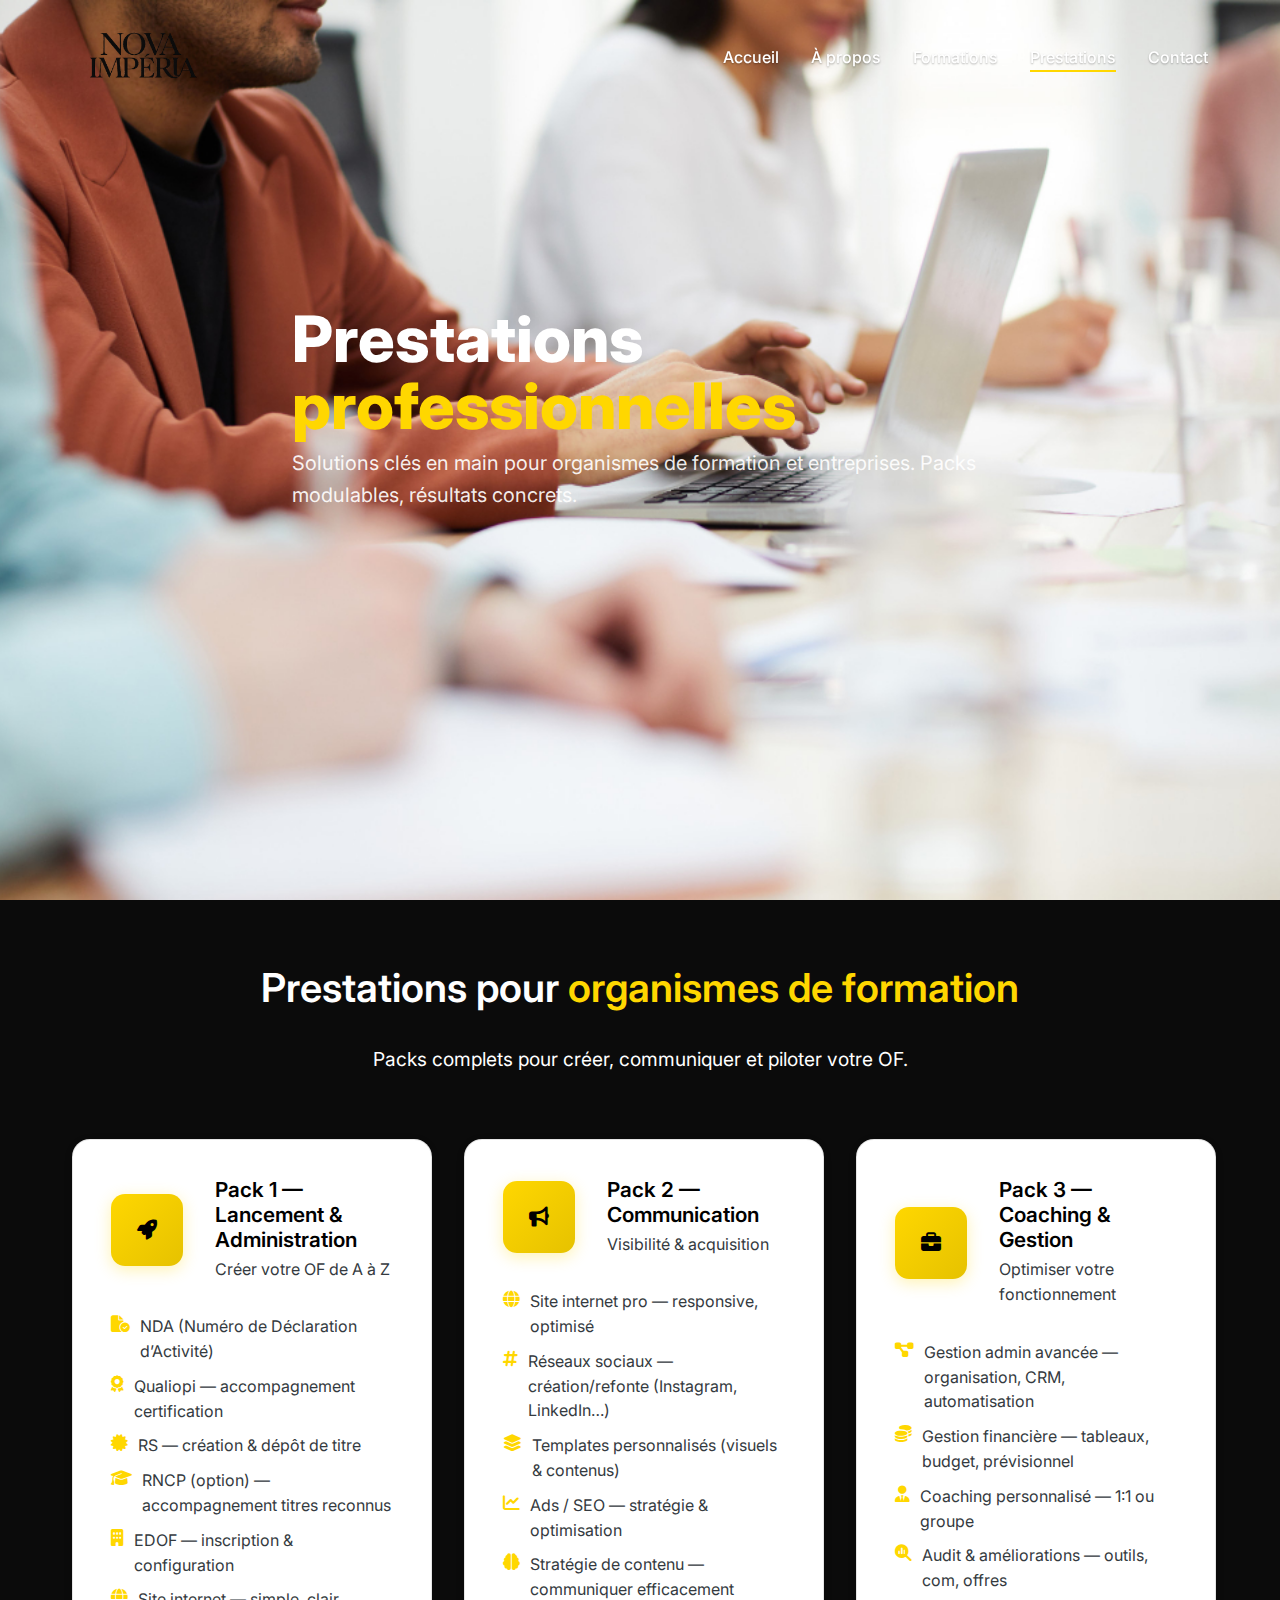
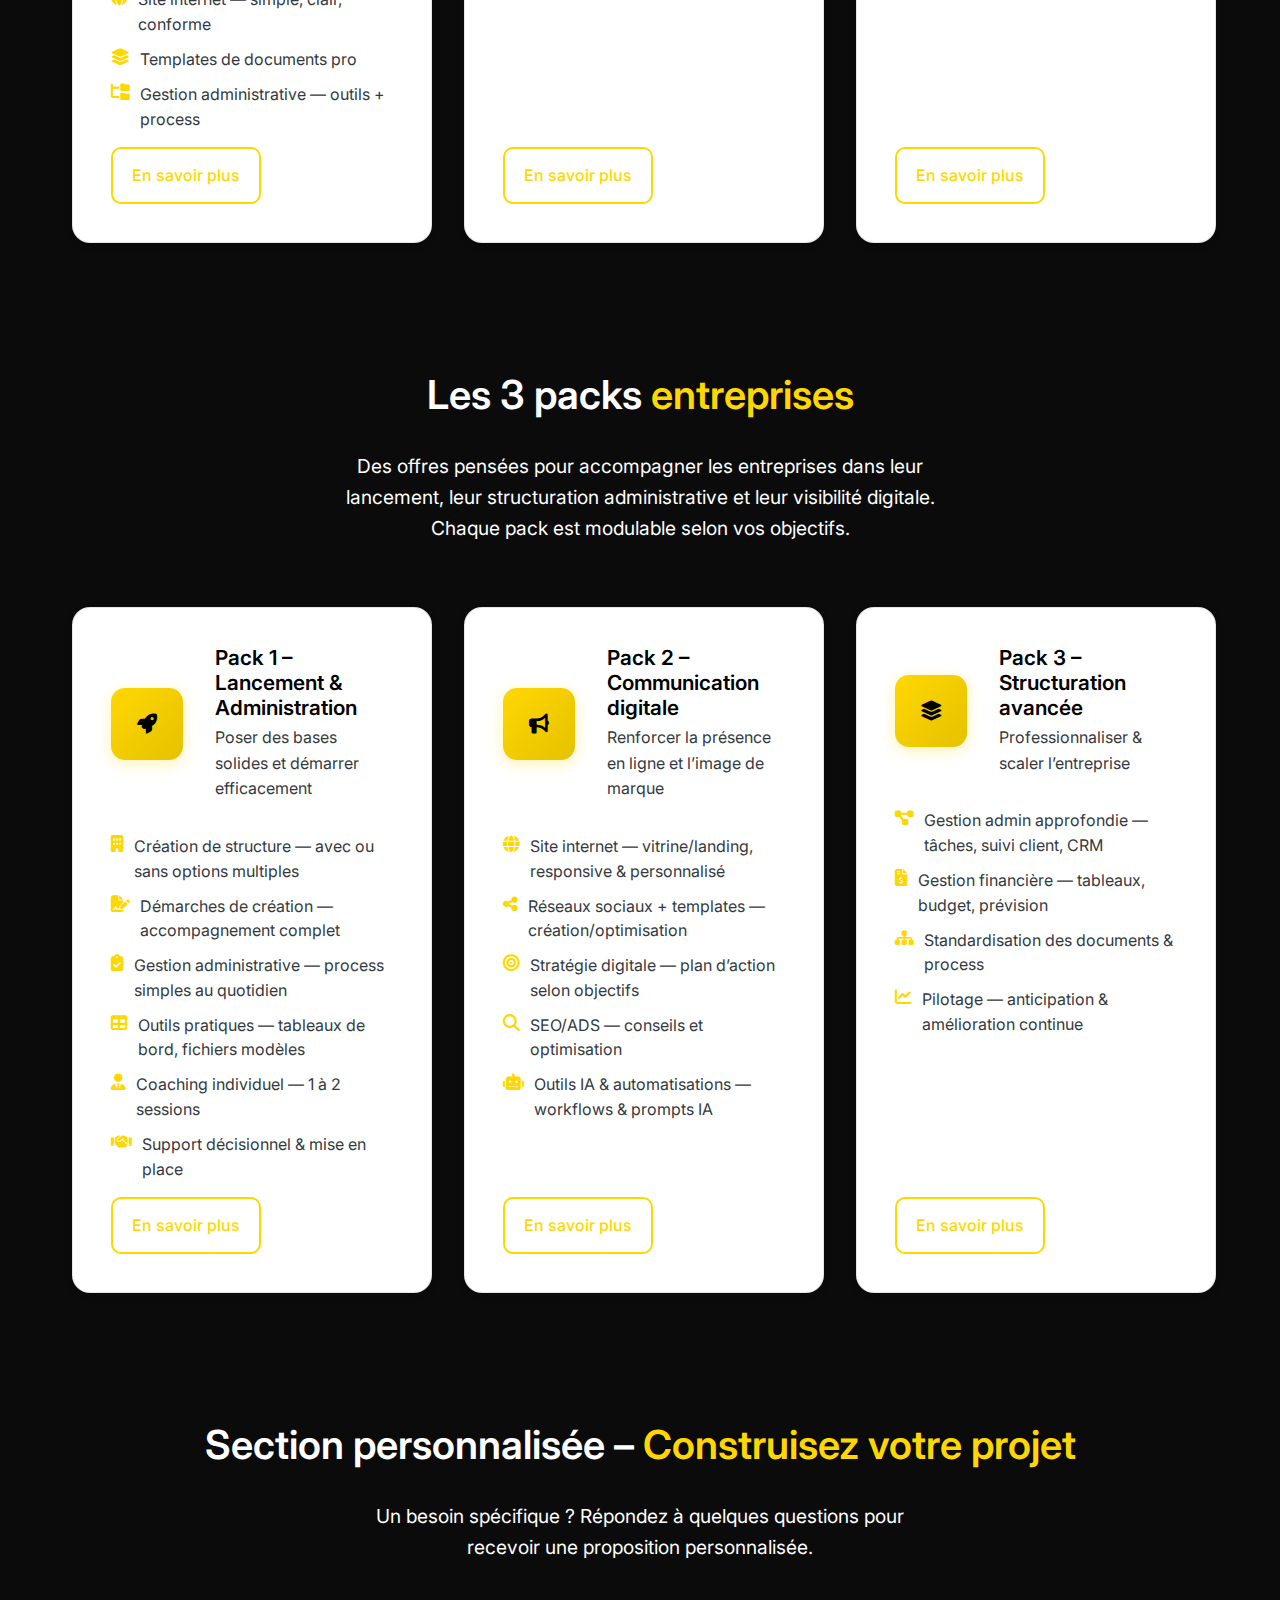
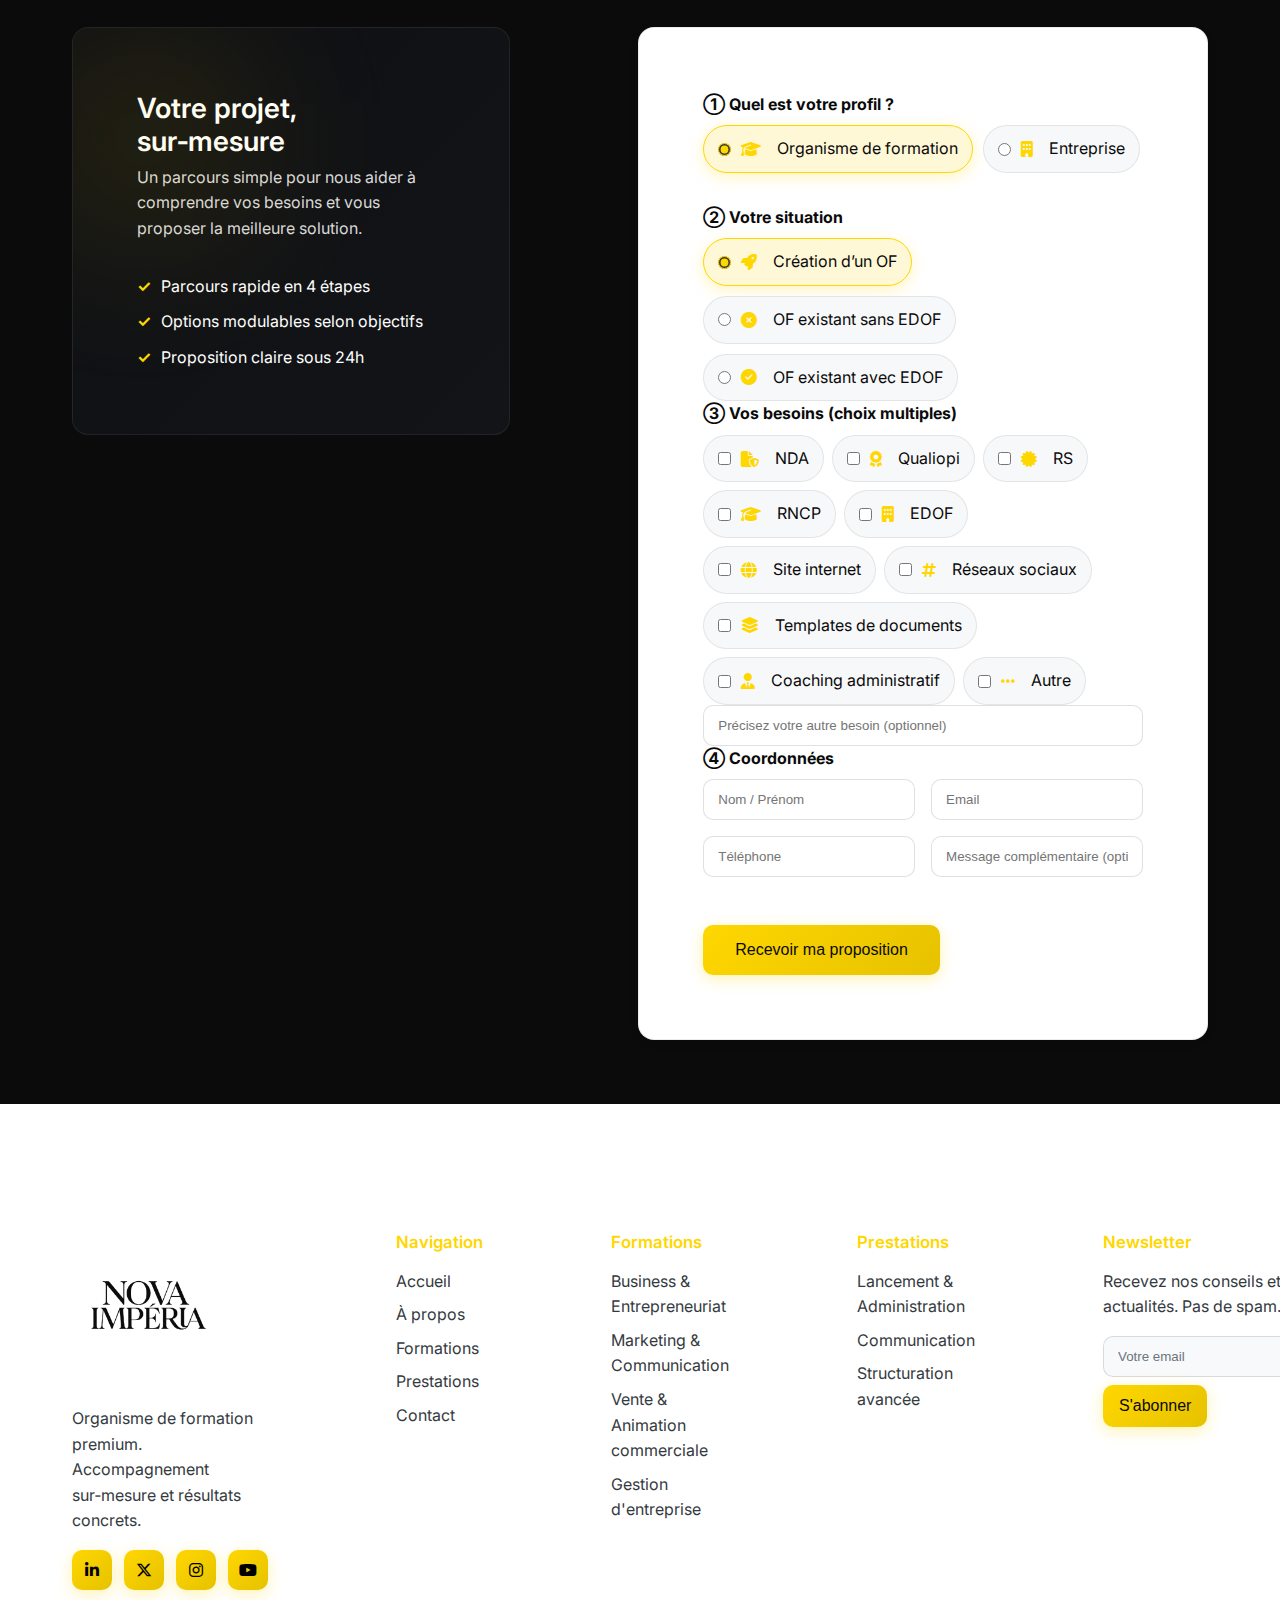
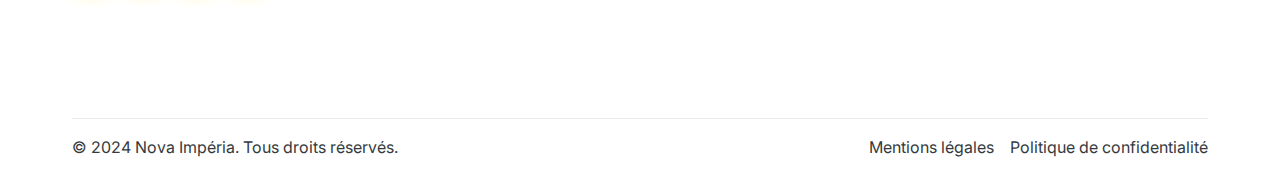
<file: prestations.html>
<!DOCTYPE html>
<html lang="fr">
<head>
  <meta charset="UTF-8" />
  <meta name="viewport" content="width=device-width, initial-scale=1.0" />
  <title>Prestations - Nova Impéria</title>
  <meta name="description" content="Prestations pour organismes de formation et entreprises: packs clés en main et accompagnement personnalisé." />
  <link rel="stylesheet" href="styles.css" />
  <link rel="preconnect" href="https://fonts.googleapis.com" />
  <link rel="preconnect" href="https://fonts.gstatic.com" crossorigin />
  <link href="https://fonts.googleapis.com/css2?family=Inter:wght@300;400;500;600;700&display=swap" rel="stylesheet" />
  <link rel="stylesheet" href="https://cdnjs.cloudflare.com/ajax/libs/font-awesome/6.4.0/css/all.min.css" />
  <link rel="icon" type="image/png" href="assets/logo-nova-imperia.png" />
  <link rel="apple-touch-icon" href="assets/logo-nova-imperia.png" />
</head>
<body class="home">
  <!-- Navbar -->
  <nav class="navbar">
    <div class="nav-container">
      <div class="nav-logo">
        <img src="assets/logo-nova-imperia.png" alt="Nova Impéria" class="logo" />
      </div>
      <ul class="nav-menu">
        <li><a href="index.html" class="nav-link">Accueil</a></li>
        <li><a href="a-propos.html" class="nav-link">À propos</a></li>
        <li><a href="formations.html" class="nav-link">Formations</a></li>
        <li><a href="prestations.html" class="nav-link active">Prestations</a></li>
        <li><a href="contact.html" class="nav-link">Contact</a></li>
      </ul>
      <div class="hamburger">
        <span class="bar"></span>
        <span class="bar"></span>
        <span class="bar"></span>
      </div>
    </div>
  </nav>

  <!-- Hero plein écran prestations (image + texte gauche) -->
  <section class="prest-hero-full">
    <div class="container">
      <div class="prest-hero-left">
        <h1>Prestations <span class="accent">professionnelles</span></h1>
        <p>Solutions clés en main pour organismes de formation et entreprises. Packs modulables, résultats concrets.</p>
      </div>
    </div>
  </section>

  <!-- Prestations pour Organismes de formation (fond noir) -->
  <section class="prest-page prest-of alt-dark">
    <div class="container">
      <div class="section-header">
        <h2>Prestations pour <span class="accent">organismes de formation</span></h2>
        <p>Packs complets pour créer, communiquer et piloter votre OF.</p>
      </div>
      <div class="prest-grid">
        <!-- Pack 1 -->
        <article class="p-card light">
          <div class="p-head">
            <div class="p-icon"><i class="fas fa-rocket"></i></div>
            <div>
              <h3>Pack 1 — Lancement & Administration</h3>
              <p class="p-sub">Créer votre OF de A à Z</p>
            </div>
          </div>
          <ul class="p-list">
            <li><i class="fas fa-file-circle-check"></i> NDA (Numéro de Déclaration d’Activité)</li>
            <li><i class="fas fa-award"></i> Qualiopi — accompagnement certification</li>
            <li><i class="fas fa-certificate"></i> RS — création & dépôt de titre</li>
            <li><i class="fas fa-graduation-cap"></i> RNCP (option) — accompagnement titres reconnus</li>
            <li><i class="fas fa-building"></i> EDOF — inscription & configuration</li>
            <li><i class="fas fa-globe"></i> Site internet — simple, clair, conforme</li>
            <li><i class="fas fa-layer-group"></i> Templates de documents pro</li>
            <li><i class="fas fa-folder-tree"></i> Gestion administrative — outils + process</li>
          </ul>
          <div class="p-cta"><a href="#" class="btn btn-outline">En savoir plus</a></div>
        </article>
        <!-- Pack 2 -->
        <article class="p-card light">
          <div class="p-head">
            <div class="p-icon"><i class="fas fa-bullhorn"></i></div>
            <div>
              <h3>Pack 2 — Communication</h3>
              <p class="p-sub">Visibilité & acquisition</p>
            </div>
          </div>
          <ul class="p-list">
            <li><i class="fas fa-globe"></i> Site internet pro — responsive, optimisé</li>
            <li><i class="fas fa-hashtag"></i> Réseaux sociaux — création/refonte (Instagram, LinkedIn…)</li>
            <li><i class="fas fa-layer-group"></i> Templates personnalisés (visuels & contenus)</li>
            <li><i class="fas fa-chart-line"></i> Ads / SEO — stratégie & optimisation</li>
            <li><i class="fas fa-brain"></i> Stratégie de contenu — communiquer efficacement</li>
          </ul>
          <div class="p-cta"><a href="#" class="btn btn-outline">En savoir plus</a></div>
        </article>
        <!-- Pack 3 -->
        <article class="p-card light">
          <div class="p-head">
            <div class="p-icon"><i class="fas fa-briefcase"></i></div>
            <div>
              <h3>Pack 3 — Coaching & Gestion</h3>
              <p class="p-sub">Optimiser votre fonctionnement</p>
            </div>
          </div>
          <ul class="p-list">
            <li><i class="fas fa-diagram-project"></i> Gestion admin avancée — organisation, CRM, automatisation</li>
            <li><i class="fas fa-coins"></i> Gestion financière — tableaux, budget, prévisionnel</li>
            <li><i class="fas fa-user-tie"></i> Coaching personnalisé — 1:1 ou groupe</li>
            <li><i class="fas fa-magnifying-glass-chart"></i> Audit & améliorations — outils, com, offres</li>
          </ul>
          <div class="p-cta"><a href="#" class="btn btn-outline">En savoir plus</a></div>
        </article>
      </div>
    </div>
  </section>

  <!-- Prestations pour Entreprises (fond blanc) -->
  <section class="prest-page prest-ent alt-dark">
    <div class="container">
      <div class="section-header">
        <h2>Les 3 packs <span class="accent">entreprises</span></h2>
        <p>Des offres pensées pour accompagner les entreprises dans leur lancement, leur structuration administrative et leur visibilité digitale. Chaque pack est modulable selon vos objectifs.</p>
      </div>
      <div class="prest-grid">
        <!-- Entreprises Pack 1 -->
        <article class="p-card light">
          <div class="p-head">
            <div class="p-icon"><i class="fas fa-rocket"></i></div>
            <div>
              <h3>Pack 1 – Lancement & Administration</h3>
              <p class="p-sub">Poser des bases solides et démarrer efficacement</p>
            </div>
          </div>
          <ul class="p-list">
            <li><i class="fas fa-building"></i> Création de structure — avec ou sans options multiples</li>
            <li><i class="fas fa-file-signature"></i> Démarches de création — accompagnement complet</li>
            <li><i class="fas fa-clipboard-check"></i> Gestion administrative — process simples au quotidien</li>
            <li><i class="fas fa-table"></i> Outils pratiques — tableaux de bord, fichiers modèles</li>
            <li><i class="fas fa-user-tie"></i> Coaching individuel — 1 à 2 sessions</li>
            <li><i class="fas fa-handshake"></i> Support décisionnel & mise en place</li>
          </ul>
          <div class="p-cta"><a href="#" class="btn btn-outline">En savoir plus</a></div>
        </article>
        <!-- Entreprises Pack 2 -->
        <article class="p-card light">
          <div class="p-head">
            <div class="p-icon"><i class="fas fa-bullhorn"></i></div>
            <div>
              <h3>Pack 2 – Communication digitale</h3>
              <p class="p-sub">Renforcer la présence en ligne et l’image de marque</p>
            </div>
          </div>
          <ul class="p-list">
            <li><i class="fas fa-globe"></i> Site internet — vitrine/landing, responsive & personnalisé</li>
            <li><i class="fas fa-share-nodes"></i> Réseaux sociaux + templates — création/optimisation</li>
            <li><i class="fas fa-bullseye"></i> Stratégie digitale — plan d’action selon objectifs</li>
            <li><i class="fas fa-magnifying-glass"></i> SEO/ADS — conseils et optimisation</li>
            <li><i class="fas fa-robot"></i> Outils IA & automatisations — workflows & prompts IA</li>
          </ul>
          <div class="p-cta"><a href="#" class="btn btn-outline">En savoir plus</a></div>
        </article>
        <!-- Entreprises Pack 3 -->
        <article class="p-card light">
          <div class="p-head">
            <div class="p-icon"><i class="fas fa-layer-group"></i></div>
            <div>
              <h3>Pack 3 – Structuration avancée</h3>
              <p class="p-sub">Professionnaliser & scaler l’entreprise</p>
            </div>
          </div>
          <ul class="p-list">
            <li><i class="fas fa-diagram-project"></i> Gestion admin approfondie — tâches, suivi client, CRM</li>
            <li><i class="fas fa-file-invoice-dollar"></i> Gestion financière — tableaux, budget, prévision</li>
            <li><i class="fas fa-sitemap"></i> Standardisation des documents & process</li>
            <li><i class="fas fa-chart-line"></i> Pilotage — anticipation & amélioration continue</li>
          </ul>
          <div class="p-cta"><a href="#" class="btn btn-outline">En savoir plus</a></div>
        </article>
      </div>
    </div>
  </section>

  <!-- Section personnalisée (fond noir) -->
  <section class="prest-page prest-custom alt-dark">
    <div class="container">
      <div class="section-header">
        <h2>Section personnalisée – <span class="accent">Construisez votre projet</span></h2>
        <p>Un besoin spécifique ? Répondez à quelques questions pour recevoir une proposition personnalisée.</p>
      </div>
      <div class="custom-layout">
        <aside class="cf-aside">
          <h3>Votre projet, sur‑mesure</h3>
          <p>Un parcours simple pour nous aider à comprendre vos besoins et vous proposer la meilleure solution.</p>
          <ul class="cf-points">
            <li>Parcours rapide en 4 étapes</li>
            <li>Options modulables selon objectifs</li>
            <li>Proposition claire sous 24h</li>
          </ul>
        </aside>
        <form id="custom-presta" class="custom-form" onsubmit="return false;">
          <div class="cf-group">
            <label class="cf-label">① Quel est votre profil ?</label>
            <div class="cf-row">
              <label class="radio active"><input type="radio" name="profil" value="of" checked> <i class="fas fa-graduation-cap icon"></i> Organisme de formation</label>
              <label class="radio"><input type="radio" name="profil" value="ent"> <i class="fas fa-building icon"></i> Entreprise</label>
            </div>
          </div>
          <div id="cf-of" class="cf-conditional">
            <label class="cf-label">② Votre situation</label>
            <div class="cf-row">
              <label class="radio active"><input type="radio" name="situation" value="creation" checked> <i class="fas fa-rocket icon"></i> Création d’un OF</label>
              <label class="radio"><input type="radio" name="situation" value="sans-edof"> <i class="fas fa-circle-xmark icon"></i> OF existant sans EDOF</label>
              <label class="radio"><input type="radio" name="situation" value="avec-edof"> <i class="fas fa-circle-check icon"></i> OF existant avec EDOF</label>
            </div>
            <label class="cf-label">③ Vos besoins (choix multiples)</label>
            <div class="cf-tags">
              <label class="check"><input type="checkbox" value="NDA"> <i class="fas fa-file-shield icon"></i> NDA</label>
              <label class="check"><input type="checkbox" value="Qualiopi"> <i class="fas fa-award icon"></i> Qualiopi</label>
              <label class="check"><input type="checkbox" value="RS"> <i class="fas fa-certificate icon"></i> RS</label>
              <label class="check"><input type="checkbox" value="RNCP"> <i class="fas fa-graduation-cap icon"></i> RNCP</label>
              <label class="check"><input type="checkbox" value="EDOF"> <i class="fas fa-building icon"></i> EDOF</label>
              <label class="check"><input type="checkbox" value="Site"> <i class="fas fa-globe icon"></i> Site internet</label>
              <label class="check"><input type="checkbox" value="Reseaux"> <i class="fas fa-hashtag icon"></i> Réseaux sociaux</label>
              <label class="check"><input type="checkbox" value="Templates"> <i class="fas fa-layer-group icon"></i> Templates de documents</label>
              <label class="check"><input type="checkbox" value="Coaching"> <i class="fas fa-user-tie icon"></i> Coaching administratif</label>
              <label class="check other"><input type="checkbox" value="Autre"> <i class="fas fa-ellipsis icon"></i> Autre</label>
            </div>
            <input type="text" class="cf-input cf-other" placeholder="Précisez votre autre besoin (optionnel)">
          </div>
          <div id="cf-ent" class="cf-conditional" hidden>
            <label class="cf-label">② Vos besoins (choix multiples)</label>
            <div class="cf-tags">
              <label class="check"><input type="checkbox" value="Site"> <i class="fas fa-globe icon"></i> Site internet</label>
              <label class="check"><input type="checkbox" value="Reseaux"> <i class="fas fa-share-nodes icon"></i> Réseaux sociaux + templates</label>
              <label class="check"><input type="checkbox" value="Strategie"> <i class="fas fa-bullseye icon"></i> Stratégie digitale</label>
              <label class="check"><input type="checkbox" value="IA"> <i class="fas fa-robot icon"></i> IA / automatisations</label>
              <label class="check other"><input type="checkbox" value="Autre"> <i class="fas fa-ellipsis icon"></i> Autre</label>
            </div>
            <input type="text" class="cf-input cf-other" placeholder="Précisez votre autre besoin (optionnel)">
          </div>
          <div class="cf-group">
            <label class="cf-label">④ Coordonnées</label>
            <div class="cf-grid">
              <input type="text" class="cf-input" placeholder="Nom / Prénom" required>
              <input type="email" class="cf-input" placeholder="Email" required>
              <input type="tel" class="cf-input" placeholder="Téléphone">
              <input type="text" class="cf-input" placeholder="Message complémentaire (optionnel)">
            </div>
          </div>
          <button class="btn btn-primary cf-submit">Recevoir ma proposition</button>
        </form>
      </div>
    </div>
  </section>

  <!-- Footer -->
  <footer class="footer">
    <div class="container">
      <div class="footer-grid">
        <div class="footer-brand">
          <img src="assets/logo-nova-imperia.png" alt="Nova Impéria" class="footer-logo" />
          <p>Organisme de formation premium. Accompagnement sur‑mesure et résultats concrets.</p>
          <div class="footer-socials">
            <a href="#" aria-label="LinkedIn"><i class="fab fa-linkedin-in"></i></a>
            <a href="#" aria-label="Twitter"><i class="fab fa-x-twitter"></i></a>
            <a href="#" aria-label="Instagram"><i class="fab fa-instagram"></i></a>
            <a href="#" aria-label="YouTube"><i class="fab fa-youtube"></i></a>
          </div>
        </div>
        <div class="footer-col">
          <h4>Navigation</h4>
          <ul>
            <li><a href="index.html">Accueil</a></li>
            <li><a href="a-propos.html">À propos</a></li>
            <li><a href="formations.html">Formations</a></li>
            <li><a href="prestations.html">Prestations</a></li>
            <li><a href="contact.html">Contact</a></li>
          </ul>
        </div>
        <div class="footer-col">
          <h4>Formations</h4>
          <ul>
            <li><a href="formations.html#business">Business & Entrepreneuriat</a></li>
            <li><a href="formations.html#marketing">Marketing & Communication</a></li>
            <li><a href="formations.html#vente">Vente & Animation commerciale</a></li>
            <li><a href="formations.html#gestion">Gestion d'entreprise</a></li>
          </ul>
        </div>
        <div class="footer-col">
          <h4>Prestations</h4>
          <ul>
            <li><a href="#">Lancement & Administration</a></li>
            <li><a href="#">Communication</a></li>
            <li><a href="#">Structuration avancée</a></li>
          </ul>
        </div>
        <div class="footer-col newsletter">
          <h4>Newsletter</h4>
          <p>Recevez nos conseils et actualités. Pas de spam.</p>
          <form class="footer-form" action="#" method="post" onsubmit="return false;">
            <input type="email" class="footer-input" placeholder="Votre email" required />
            <button type="submit" class="btn btn-primary footer-submit">S'abonner</button>
          </form>
        </div>
      </div>
      <div class="footer-bottom">
        <div class="bottom-left">&copy; 2024 Nova Impéria. Tous droits réservés.</div>
        <div class="bottom-links">
          <a href="#">Mentions légales</a>
          <a href="#">Politique de confidentialité</a>
        </div>
      </div>
    </div>
  </footer>

  <script>
    // Toggle OF / ENT blocks in custom form + états actifs
    document.addEventListener('DOMContentLoaded', () => {
      const radios = document.querySelectorAll('input[name="profil"], input[name="situation"]');
      const radioLabels = document.querySelectorAll('.radio');
      const checkLabels = document.querySelectorAll('.check');
      const ofBlock = document.getElementById('cf-of');
      const entBlock = document.getElementById('cf-ent');

      radios.forEach(input => {
        input.addEventListener('change', () => {
          // Active state visuel
          radioLabels.forEach(l => l.classList.remove('active'));
          document.querySelectorAll(`input[name="${input.name}"]`).forEach(r => {
            if (r.checked) r.closest('.radio').classList.add('active');
          });
          // Switch profil
          const profil = document.querySelector('input[name="profil"]:checked').value;
          if (profil === 'of') { ofBlock.hidden = false; entBlock.hidden = true; }
          else { ofBlock.hidden = true; entBlock.hidden = false; }
        });
      });

      checkLabels.forEach(l => {
        const input = l.querySelector('input[type="checkbox"]');
        input.addEventListener('change', () => {
          l.classList.toggle('active', input.checked);
        });
      });
    });
  </script>
  <script src="script.js"></script>
</body>
</html>
</file>
<file: styles.css>
/* ===== VARIABLES CSS NOVA IMPÉRIA ===== */
:root {
    /* Palette de couleurs principale */
    --white: #ffffff;
    --black: #0a0a0a;
    --gold: #ffd700;
    --gold-dark: #e6c200;
    --gray-light: #f8f9fa;
    --gray-medium: #6c757d;
    --gray-dark: #343a40;
    
    /* Typographie */
    --font-primary: 'Inter', -apple-system, BlinkMacSystemFont, 'Segoe UI', sans-serif;
    
    /* Espacements */
    --spacing-xs: 0.5rem;
    --spacing-sm: 1rem;
    --spacing-md: 2rem;
    --spacing-lg: 4rem;
    --spacing-xl: 8rem;
    
    /* Transitions */
    --transition-fast: 0.2s cubic-bezier(0.4, 0, 0.2, 1);
    --transition-normal: 0.3s cubic-bezier(0.4, 0, 0.2, 1);
    --transition-slow: 0.5s cubic-bezier(0.4, 0, 0.2, 1);
    
    /* Ombres */
    --shadow-light: 0 2px 8px rgba(0, 0, 0, 0.1);
    --shadow-medium: 0 4px 16px rgba(0, 0, 0, 0.15);
    --shadow-heavy: 0 8px 32px rgba(0, 0, 0, 0.2);
    --shadow-gold: 0 4px 16px rgba(255, 215, 0, 0.3);
}

/* ===== RESET ET BASE ===== */
* {
    margin: 0;
    padding: 0;
    box-sizing: border-box;
}

html {
    scroll-behavior: smooth;
}

body {
    font-family: var(--font-primary);
    line-height: 1.6;
    color: var(--black);
    background-color: var(--white);
    overflow-x: hidden;
}

/* ===== TYPOGRAPHIE ===== */
h1, h2, h3, h4, h5, h6 {
    font-weight: 600;
    line-height: 1.2;
    margin-bottom: var(--spacing-sm);
}

h1 { font-size: 3.5rem; }
h2 { font-size: 2.5rem; }
h3 { font-size: 1.75rem; }
h4 { font-size: 1.5rem; }

p {
    margin-bottom: var(--spacing-sm);
    color: var(--gray-dark);
}

/* ===== CONTAINERS ===== */
.container {
    max-width: 1200px;
    margin: 0 auto;
    padding: 0 var(--spacing-md);
}

/* ===== BOUTONS ===== */
.btn {
    display: inline-block;
    padding: 1rem 2rem;
    border-radius: 8px;
    text-decoration: none;
    font-weight: 500;
    transition: all var(--transition-normal);
    cursor: pointer;
    border: none;
    font-size: 1rem;
    position: relative;
    overflow: hidden;
}

.btn-primary {
    background: linear-gradient(135deg, var(--gold), var(--gold-dark));
    color: var(--black);
    box-shadow: var(--shadow-gold);
}

.btn-primary:hover {
    transform: translateY(-2px);
    box-shadow: 0 6px 20px rgba(255, 215, 0, 0.4);
}

.btn-secondary {
    background: transparent;
    color: var(--white);
    border: 2px solid var(--white);
}

.btn-secondary:hover {
    background: var(--white);
    color: var(--black);
    transform: translateY(-2px);
    box-shadow: 0 4px 16px rgba(255, 255, 255, 0.3);
}

.btn-outline {
    background: transparent;
    color: var(--black);
    border: 2px solid var(--gold);
    color: var(--gold);
}

.btn-outline:hover {
    background: var(--gold);
    color: var(--black);
    transform: translateY(-2px);
}

/* ===== NAVIGATION ===== */
.navbar {
    position: fixed;
    top: 0;
    width: 100%;
    background: transparent;
    z-index: 1000;
    padding: 0;
    transition: all var(--transition-normal);
}

.nav-container {
    max-width: 1200px;
    margin: 0 auto;
    padding: 0.1rem var(--spacing-md);
    display: flex;
    justify-content: space-between;
    align-items: center;
}

.nav-logo .logo {
    height: 140px;
    width: auto;
    margin-top: -15px;
    margin-bottom: -20px;
}

.nav-menu {
    display: flex;
    list-style: none;
    gap: var(--spacing-md);
}

.nav-link {
    text-decoration: none;
    color: var(--white);
    font-weight: 500;
    transition: all var(--transition-fast);
    position: relative;
    text-shadow: 0 1px 2px rgba(0, 0, 0, 0.3);
}

.nav-link:hover,
.nav-link.active {
    color: var(--gold);
}

.nav-link::after {
    content: '';
    position: absolute;
    bottom: -5px;
    left: 0;
    width: 0;
    height: 2px;
    background: var(--gold);
    transition: width var(--transition-fast);
}

.nav-link:hover::after,
.nav-link.active::after {
    width: 100%;
}

.hamburger {
    display: none;
    flex-direction: column;
    cursor: pointer;
}

.bar {
    width: 25px;
    height: 3px;
    background: var(--white);
    margin: 3px 0;
    transition: var(--transition-fast);
}

/* ===== HERO SECTION ===== */
.hero {
    padding: 120px 0 var(--spacing-xl);
    background: linear-gradient(135deg, var(--white) 0%, var(--gray-light) 100%);
    min-height: 100vh;
    display: flex;
    align-items: center;
    position: relative;
}

/* Home only with image */
.home.home-hero-image .hero {
    background: linear-gradient(135deg, rgba(0, 0, 0, 0.4) 0%, rgba(0, 0, 0, 0.2) 100%), url('assets/61029.jpg');
    background-size: cover;
    background-position: center;
    background-attachment: fixed;
}
/* Voile blanc léger + blur (home hero) */
.home.home-hero-image .hero { position: relative; }
.home.home-hero-image .hero::before {
    content: '';
    position: absolute;
    inset: 0;
    background: rgba(255, 255, 255, 0.30); /* ~30% blanc */
    backdrop-filter: blur(2px);
    -webkit-backdrop-filter: blur(2px);
    pointer-events: none;
    z-index: 0;
}
/* S'assurer que le contenu passe au-dessus du voile */
.home.home-hero-image .hero > * { position: relative; z-index: 1; }

.hero-container {
    max-width: 800px;
    margin: 0 auto;
    padding: 0 var(--spacing-md);
    text-align: center;
}

.hero-title {
    font-size: 4rem;
    margin-bottom: var(--spacing-md);
    line-height: 1.1;
    color: var(--white);
    text-shadow: 0 2px 4px rgba(0, 0, 0, 0.3);
}

.highlight {
    color: var(--gold);
    position: relative;
}

.highlight::after {
    content: '';
    position: absolute;
    bottom: 0;
    left: 0;
    width: 100%;
    height: 3px;
    background: var(--gold);
    transform: scaleX(0);
    animation: underline 0.6s ease-out 0.5s forwards;
}

@keyframes underline {
    to { transform: scaleX(1); }
}

.hero-subtitle {
    font-size: 1.5rem;
    color: var(--white);
    margin-bottom: var(--spacing-md);
    text-shadow: 0 1px 2px rgba(0, 0, 0, 0.3);
}

.hero-description {
    font-size: 1.1rem;
    margin-bottom: var(--spacing-lg);
    color: var(--white);
    text-shadow: 0 1px 2px rgba(0, 0, 0, 0.3);
}

.hero-cta {
    display: flex;
    gap: var(--spacing-lg);
    flex-wrap: wrap;
    justify-content: center;
}

.hero-image img {
    width: 100%;
    height: auto;
    border-radius: 16px;
    box-shadow: var(--shadow-heavy);
    transition: transform var(--transition-slow);
}

.hero-image img:hover {
    transform: scale(1.02);
}

/* ===== SECTIONS GÉNÉRALES ===== */
section {
    padding: var(--spacing-xl) 0;
}

.section-header {
    text-align: center;
    margin-bottom: var(--spacing-xl);
}

.section-header h2 {
    margin-bottom: var(--spacing-md);
    color: var(--black);
}

.section-header p {
    font-size: 1.2rem;
    color: var(--gray-medium);
    max-width: 600px;
    margin: 0 auto;
}

/* ===== SECTION PRÉSENTATION ===== */
.presentation {
    background: linear-gradient(135deg, var(--black) 0%, #1a1a1a 100%);
    color: var(--white);
    padding: var(--spacing-lg) 0;
    position: relative;
    overflow: hidden;
}

.presentation::before {
    content: '';
    position: absolute;
    top: 0;
    left: 0;
    right: 0;
    bottom: 0;
    background: radial-gradient(circle at 30% 50%, rgba(255, 215, 0, 0.1) 0%, transparent 50%);
    pointer-events: none;
}

.presentation-content {
    display: grid;
    grid-template-columns: 1fr 1fr;
    gap: var(--spacing-xl);
    align-items: center;
    position: relative;
    z-index: 2;
}

.image-wrapper {
    position: relative;
    border-radius: 20px;
    overflow: hidden;
    box-shadow: 0 20px 40px rgba(0, 0, 0, 0.3);
}

.image-wrapper img {
    width: 100%;
    height: auto;
    display: block;
    transition: transform var(--transition-slow);
}

.image-wrapper:hover img {
    transform: scale(1.05);
}

.image-glow {
    position: absolute;
    top: -50%;
    left: -50%;
    width: 200%;
    height: 200%;
    background: radial-gradient(circle, rgba(255, 215, 0, 0.2) 0%, transparent 70%);
    opacity: 0;
    transition: opacity var(--transition-slow);
    pointer-events: none;
}

.image-wrapper:hover .image-glow {
    opacity: 1;
}

.text-content {
    padding: var(--spacing-md);
}

.title-section {
    margin-bottom: var(--spacing-md);
}

.pre-title {
    display: block;
    color: var(--gold);
    font-size: 0.9rem;
    font-weight: 600;
    text-transform: uppercase;
    letter-spacing: 2px;
    margin-bottom: var(--spacing-sm);
}

.text-content h2 {
    color: var(--white);
    font-size: 3.5rem;
    font-weight: 700;
    margin-bottom: var(--spacing-md);
    line-height: 1.1;
}

.title-line {
    width: 60px;
    height: 3px;
    background: linear-gradient(90deg, var(--gold), transparent);
    margin-top: var(--spacing-md);
}

.presentation-description {
    color: var(--gray-light);
    font-size: 1.1rem;
    line-height: 1.6;
    margin-bottom: var(--spacing-lg);
    font-weight: 300;
}

.highlight-stats {
    display: flex;
    gap: var(--spacing-lg);
    margin-bottom: var(--spacing-lg);
}

.stat {
    display: flex;
    flex-direction: column;
    align-items: flex-start;
}

.stat-number {
    color: var(--gold);
    font-size: 2.5rem;
    font-weight: 700;
    line-height: 1;
    margin-bottom: var(--spacing-xs);
}

.stat-text {
    color: var(--gray-light);
    font-size: 0.9rem;
    font-weight: 500;
    text-transform: uppercase;
    letter-spacing: 1px;
}

.btn-gold {
    background: linear-gradient(135deg, var(--gold), var(--gold-dark));
    color: var(--black);
    border: none;
    padding: 1rem 2rem;
    font-weight: 600;
    font-size: 1rem;
    border-radius: 50px;
    display: inline-flex;
    align-items: center;
    gap: var(--spacing-sm);
    transition: all var(--transition-normal);
    box-shadow: 0 4px 20px rgba(255, 215, 0, 0.3);
}

.btn-gold:hover {
    transform: translateY(-3px);
    box-shadow: 0 8px 30px rgba(255, 215, 0, 0.4);
}

.btn-gold i {
    transition: transform var(--transition-normal);
}

.btn-gold:hover i {
    transform: translateX(5px);
}

/* ===== SECTION VALEURS ===== */
.valeurs {
    background: var(--white);
}

/* ===== SECTION FORMATIONS PREVIEW ===== */
.formations-preview {
    background: var(--gray-dark);
    color: var(--white);
}

.formations-preview .section-header h2,
.formations-preview .section-header p {
    color: var(--white);
}

.formations-preview .section-header p {
    color: var(--gray-light);
}

/* ===== SECTION PRESTATIONS PREVIEW ===== */
.prestations-preview {
    background: var(--white);
}

/* ===== VALEURS ===== */
.valeurs {
    background: var(--gray-light);
}

.valeurs-grid {
    display: grid;
    grid-template-columns: repeat(auto-fit, minmax(250px, 1fr));
    gap: var(--spacing-lg);
}

.valeur-card {
    background: var(--white);
    padding: var(--spacing-lg);
    border-radius: 16px;
    text-align: center;
    box-shadow: var(--shadow-light);
    transition: all var(--transition-normal);
    position: relative;
    overflow: hidden;
}

.valeur-card::before {
    content: '';
    position: absolute;
    top: 0;
    left: 0;
    width: 100%;
    height: 4px;
    background: linear-gradient(90deg, var(--gold), var(--gold-dark));
    transform: scaleX(0);
    transition: transform var(--transition-normal);
}

.valeur-card:hover {
    transform: translateY(-8px);
    box-shadow: var(--shadow-medium);
}

.valeur-card:hover::before {
    transform: scaleX(1);
}

.valeur-icon {
    width: 80px;
    height: 80px;
    background: linear-gradient(135deg, var(--gold), var(--gold-dark));
    border-radius: 50%;
    display: flex;
    align-items: center;
    justify-content: center;
    margin: 0 auto var(--spacing-md);
    font-size: 2rem;
    color: var(--black);
}

.valeur-card h3 {
    margin-bottom: var(--spacing-sm);
    color: var(--black);
}

/* ===== FORMATIONS PREVIEW ===== */
.formations-grid {
    display: grid;
    grid-template-columns: repeat(auto-fit, minmax(350px, 1fr));
    gap: var(--spacing-lg);
    margin-bottom: var(--spacing-lg);
}

.formation-card {
    background: var(--white);
    border-radius: 16px;
    overflow: hidden;
    box-shadow: var(--shadow-light);
    transition: all var(--transition-normal);
    position: relative;
}

.formation-card:hover {
    transform: translateY(-8px);
    box-shadow: var(--shadow-medium);
}

.formation-card img {
    width: 100%;
    height: 200px;
    object-fit: cover;
    transition: transform var(--transition-normal);
}

.formation-card:hover img {
    transform: scale(1.05);
}

.formation-content {
    padding: var(--spacing-lg);
}

.formation-content h3 {
    margin-bottom: var(--spacing-sm);
    color: var(--black);
}

.formation-content p {
    margin-bottom: var(--spacing-md);
    color: var(--gray-dark);
}

.section-cta {
    text-align: center;
    margin-top: var(--spacing-lg);
}

/* ===== PRESTATIONS PREVIEW ===== */
.prestations-preview {
    background: var(--black);
    color: var(--white);
}

.prestations-preview .section-header h2,
.prestations-preview .section-header p {
    color: var(--white);
}

.prestations-grid {
    display: grid;
    grid-template-columns: repeat(auto-fit, minmax(300px, 1fr));
    gap: var(--spacing-lg);
    margin-bottom: var(--spacing-lg);
}

.prestation-card {
    background: rgba(255, 255, 255, 0.05);
    backdrop-filter: blur(20px);
    border: 1px solid rgba(255, 215, 0, 0.2);
    border-radius: 16px;
    padding: var(--spacing-lg);
    text-align: center;
    transition: all var(--transition-normal);
    position: relative;
    overflow: hidden;
}

.prestation-card::before {
    content: '';
    position: absolute;
    top: 0;
    left: 0;
    width: 100%;
    height: 100%;
    background: linear-gradient(135deg, rgba(255, 215, 0, 0.1), transparent);
    opacity: 0;
    transition: opacity var(--transition-normal);
}

.prestation-card:hover {
    transform: translateY(-8px);
    border-color: var(--gold);
    box-shadow: 0 8px 32px rgba(255, 215, 0, 0.3);
}

.prestation-card:hover::before {
    opacity: 1;
}

.prestation-icon {
    width: 80px;
    height: 80px;
    background: linear-gradient(135deg, var(--gold), var(--gold-dark));
    border-radius: 50%;
    display: flex;
    align-items: center;
    justify-content: center;
    margin: 0 auto var(--spacing-md);
    font-size: 2rem;
    color: var(--black);
}

.prestation-card h3 {
    margin-bottom: var(--spacing-sm);
    color: var(--white);
}

.prestation-card p {
    margin-bottom: var(--spacing-md);
    color: rgba(255, 255, 255, 0.8);
}

/* ===== CTA FINAL ===== */
.cta-final {
    background: linear-gradient(135deg, var(--black), var(--gray-dark));
    color: var(--white);
    text-align: center;
}

.cta-content h2 {
    color: var(--white);
    margin-bottom: var(--spacing-md);
}

.cta-content p {
    color: rgba(255, 255, 255, 0.8);
    margin-bottom: var(--spacing-lg);
    font-size: 1.2rem;
}

/* ===== FOOTER ===== */
.footer {
    background: var(--black);
    color: var(--white);
    padding: var(--spacing-xl) 0 var(--spacing-md);
}

.footer-content {
    display: grid;
    grid-template-columns: repeat(auto-fit, minmax(250px, 1fr));
    gap: var(--spacing-lg);
    margin-bottom: var(--spacing-lg);
}

.footer-logo {
    height: 150px;
    width: auto;
    margin-bottom: var(--spacing-sm);
}

.footer-section h4 {
    color: var(--gold);
    margin-bottom: var(--spacing-md);
}

.footer-section ul {
    list-style: none;
}

.footer-section ul li {
    margin-bottom: var(--spacing-xs);
}

.footer-section a {
    color: rgba(255, 255, 255, 0.8);
    text-decoration: none;
    transition: color var(--transition-fast);
}

.footer-section a:hover {
    color: var(--gold);
}

.footer-bottom {
    border-top: 1px solid rgba(255, 255, 255, 0.1);
    padding-top: var(--spacing-md);
    text-align: center;
    color: rgba(255, 255, 255, 0.6);
}

/* ===== RESPONSIVE DESIGN ===== */
@media (max-width: 1024px) {
    .hero-container {
        grid-template-columns: 1fr;
        text-align: center;
        gap: var(--spacing-lg);
    }
    
    .hero-title {
        font-size: 3rem;
    }
    
    .hero-cta {
        justify-content: center;
    }
}

@media (max-width: 768px) {
    /* Navbar compact en mobile */
    .nav-container { padding: 8px var(--spacing-md); }
    .nav-logo .logo { height: 56px; margin: 0; }
    .navbar { padding: 0; box-shadow: none; }
    .hamburger { display: flex; z-index: 1400; }
    .hamburger.active .bar:nth-child(2) { opacity: 0; }
    .hamburger.active .bar:nth-child(1) { transform: translateY(8px) rotate(45deg); }
    .hamburger.active .bar:nth-child(3) { transform: translateY(-8px) rotate(-45deg); }

    /* Dropdown mobile collé tout en haut (sous la navbar), pas plein écran */
    .nav-menu {
        position: fixed;
        top: 60px; /* hauteur approx de la navbar mobile */
        left: -100%;
        right: 0;
        width: 100%;
        max-height: 55vh; /* pas toute la hauteur du téléphone */
        overflow: auto;
        background: #ffffff;
        z-index: 1300;
        display: flex;
        flex-direction: column;
        gap: 0;
        padding: 10px 16px;
        text-align: left;
        box-shadow: 0 8px 24px rgba(0,0,0,0.12);
        border-top: 1px solid rgba(0,0,0,0.06);
        transition: left 0.3s ease;
    }
    .nav-menu.active { left: 0; }

    /* Liens en noir (sans chevrons) */
    .nav-menu li { list-style: none; }
    .nav-menu .nav-link {
        color: var(--black) !important;
        text-shadow: none !important;
        display: flex;
        align-items: center;
        justify-content: space-between;
        padding: 14px 0;
        border-bottom: 1px solid rgba(0,0,0,0.06);
        font-size: 1rem;
        font-weight: 600;
    }
    .nav-menu li:last-child .nav-link { border-bottom: none; }
    .nav-menu .nav-link::after { content: none; }

    .hero-title {
        font-size: 2.5rem;
    }
    
    .hero-cta {
        flex-direction: column;
        align-items: center;
    }
    
    .btn {
        width: 100%;
        max-width: 300px;
        text-align: center;
    }
    
    .valeurs-grid,
    .formations-grid,
    .prestations-grid {
        grid-template-columns: 1fr;
    }

    .presentation-content {
        grid-template-columns: 1fr;
        gap: var(--spacing-lg);
    }

    .text-content {
        text-align: center;
        padding: var(--spacing-md);
    }

    .text-content h2 {
        font-size: 2.5rem;
    }

    .highlight-stats {
        justify-content: center;
        gap: var(--spacing-lg);
    }

    .stat {
        align-items: center;
    }
    
    .container {
        padding: 0 var(--spacing-sm);
    }
    
    section {
        padding: var(--spacing-lg) 0;
    }
}

@media (max-width: 480px) {
    .hero-title {
        font-size: 2rem;
    }
    
    .hero-subtitle {
        font-size: 1.2rem;
    }
    
    h2 {
        font-size: 2rem;
    }
    
    .valeur-card,
    .formation-card,
    .prestation-card {
        padding: var(--spacing-md);
    }
}

/* ===== ANIMATIONS D'ENTRÉE SUPPRIMÉES ===== */
/* Les animations de scroll ont été supprimées pour éviter les bugs */

/* ===== STYLES POUR PAGE À PROPOS ===== */

/* Histoire */
.histoire-content {
    display: grid;
    grid-template-columns: 2fr 1fr;
    gap: var(--spacing-xl);
    align-items: start;
}

.histoire-text p {
    margin-bottom: var(--spacing-md);
    font-size: 1.1rem;
    line-height: 1.8;
}

.histoire-stats {
    display: flex;
    flex-direction: column;
    gap: var(--spacing-lg);
}

.stat-item {
    text-align: center;
    padding: var(--spacing-lg);
    background: var(--white);
    border-radius: 16px;
    box-shadow: var(--shadow-light);
    transition: all var(--transition-normal);
}

.stat-item:hover {
    transform: translateY(-4px);
    box-shadow: var(--shadow-medium);
}

.stat-number {
    font-size: 3rem;
    font-weight: 700;
    color: var(--gold);
    margin-bottom: var(--spacing-sm);
}

.stat-label {
    font-size: 1.1rem;
    color: var(--gray-dark);
    font-weight: 500;
}

/* Mission */
.mission {
    background: var(--gray-light);
}

.mission-text h3 {
    color: var(--black);
    margin-bottom: var(--spacing-md);
}

.mission-text p {
    margin-bottom: var(--spacing-md);
    font-size: 1.1rem;
    line-height: 1.8;
}

.mission-list {
    list-style: none;
    margin-top: var(--spacing-md);
}

.mission-list li {
    padding: var(--spacing-sm) 0;
    padding-left: var(--spacing-lg);
    position: relative;
    font-size: 1.1rem;
}

.mission-list li::before {
    content: '✓';
    position: absolute;
    left: 0;
    color: var(--gold);
    font-weight: bold;
    font-size: 1.2rem;
}

/* Valeurs détaillées */
.valeurs-detaillees {
    background: var(--white);
}

.valeur-details {
    list-style: none;
    margin-top: var(--spacing-md);
}

.valeur-details li {
    padding: var(--spacing-xs) 0;
    padding-left: var(--spacing-md);
    position: relative;
    font-size: 0.95rem;
    color: var(--gray-dark);
}

.valeur-details li::before {
    content: '•';
    position: absolute;
    left: 0;
    color: var(--gold);
    font-weight: bold;
}

/* Expertise */
.expertise {
    background: var(--gray-light);
}

.expertise-grid {
    display: grid;
    grid-template-columns: repeat(auto-fit, minmax(280px, 1fr));
    gap: var(--spacing-lg);
}

.expertise-card {
    background: var(--white);
    padding: var(--spacing-lg);
    border-radius: 16px;
    text-align: center;
    box-shadow: var(--shadow-light);
    transition: all var(--transition-normal);
    position: relative;
    overflow: hidden;
}

.expertise-card::before {
    content: '';
    position: absolute;
    top: 0;
    left: 0;
    width: 100%;
    height: 4px;
    background: linear-gradient(90deg, var(--gold), var(--gold-dark));
    transform: scaleX(0);
    transition: transform var(--transition-normal);
}

.expertise-card:hover {
    transform: translateY(-8px);
    box-shadow: var(--shadow-medium);
}

.expertise-card:hover::before {
    transform: scaleX(1);
}

.expertise-icon {
    width: 80px;
    height: 80px;
    background: linear-gradient(135deg, var(--gold), var(--gold-dark));
    border-radius: 50%;
    display: flex;
    align-items: center;
    justify-content: center;
    margin: 0 auto var(--spacing-md);
    font-size: 2rem;
    color: var(--black);
}

.expertise-card h3 {
    margin-bottom: var(--spacing-sm);
    color: var(--black);
}

.expertise-card p {
    color: var(--gray-dark);
    line-height: 1.6;
}

/* Approche */
.approche {
    background: var(--white);
}

.approche-steps {
    display: grid;
    grid-template-columns: repeat(auto-fit, minmax(250px, 1fr));
    gap: var(--spacing-lg);
}

.step {
    text-align: center;
    padding: var(--spacing-lg);
    position: relative;
}

.step-number {
    width: 60px;
    height: 60px;
    background: linear-gradient(135deg, var(--gold), var(--gold-dark));
    border-radius: 50%;
    display: flex;
    align-items: center;
    justify-content: center;
    margin: 0 auto var(--spacing-md);
    font-size: 1.5rem;
    font-weight: 700;
    color: var(--black);
}

.step h3 {
    margin-bottom: var(--spacing-sm);
    color: var(--black);
}

.step p {
    color: var(--gray-dark);
    line-height: 1.6;
}

/* Responsive pour page À propos */
@media (max-width: 768px) {
    .histoire-content {
        grid-template-columns: 1fr;
        gap: var(--spacing-lg);
    }
    
    .approche-steps {
        grid-template-columns: 1fr;
    }
    
    .expertise-grid {
        grid-template-columns: 1fr;
    }
    
    .stat-number {
        font-size: 2.5rem;
    }
}

/* ===== STYLES POUR PAGE CONTACT ===== */

/* Formulaire de contact */
.contact-form-section {
    background: var(--gray-light);
}

.contact-grid {
    display: grid;
    grid-template-columns: 1fr 1fr;
    gap: var(--spacing-xl);
    align-items: start;
}

.contact-form-container h2 {
    margin-bottom: var(--spacing-sm);
    color: var(--black);
}

.contact-form-container p {
    margin-bottom: var(--spacing-lg);
    color: var(--gray-dark);
}

.contact-form {
    background: var(--white);
    padding: var(--spacing-lg);
    border-radius: 16px;
    box-shadow: var(--shadow-light);
}

.form-row {
    display: grid;
    grid-template-columns: 1fr 1fr;
    gap: var(--spacing-md);
}

.form-group {
    margin-bottom: var(--spacing-md);
}

.form-group label {
    display: block;
    margin-bottom: var(--spacing-xs);
    font-weight: 500;
    color: var(--black);
}

.form-group input,
.form-group select,
.form-group textarea {
    width: 100%;
    padding: var(--spacing-sm);
    border: 2px solid var(--gray-light);
    border-radius: 8px;
    font-family: var(--font-primary);
    font-size: 1rem;
    transition: all var(--transition-fast);
    background: var(--white);
}

.form-group input:focus,
.form-group select:focus,
.form-group textarea:focus {
    outline: none;
    border-color: var(--gold);
    box-shadow: 0 0 0 3px rgba(255, 215, 0, 0.1);
}

.form-group textarea {
    resize: vertical;
    min-height: 120px;
}

/* Informations de contact */
.contact-info {
    background: var(--white);
    padding: var(--spacing-lg);
    border-radius: 16px;
    box-shadow: var(--shadow-light);
}

.contact-info h2 {
    margin-bottom: var(--spacing-sm);
    color: var(--black);
}

.contact-info > p {
    margin-bottom: var(--spacing-lg);
    color: var(--gray-dark);
}

.contact-item {
    display: flex;
    align-items: flex-start;
    margin-bottom: var(--spacing-lg);
    padding: var(--spacing-md);
    border-radius: 12px;
    transition: all var(--transition-normal);
}

.contact-item:hover {
    background: var(--gray-light);
    transform: translateX(8px);
}

.contact-icon {
    width: 50px;
    height: 50px;
    background: linear-gradient(135deg, var(--gold), var(--gold-dark));
    border-radius: 50%;
    display: flex;
    align-items: center;
    justify-content: center;
    margin-right: var(--spacing-md);
    flex-shrink: 0;
    color: var(--black);
    font-size: 1.2rem;
}

.contact-details h4 {
    margin-bottom: var(--spacing-xs);
    color: var(--black);
    font-size: 1.1rem;
}

.contact-details p {
    color: var(--gray-dark);
    margin-bottom: var(--spacing-xs);
}

/* Réseaux sociaux */
.social-links {
    margin-top: var(--spacing-lg);
    padding-top: var(--spacing-lg);
    border-top: 1px solid var(--gray-light);
}

.social-links h4 {
    margin-bottom: var(--spacing-md);
    color: var(--black);
}

.social-icons {
    display: flex;
    gap: var(--spacing-md);
}

.social-icon {
    width: 50px;
    height: 50px;
    background: linear-gradient(135deg, var(--gold), var(--gold-dark));
    border-radius: 50%;
    display: flex;
    align-items: center;
    justify-content: center;
    color: var(--black);
    text-decoration: none;
    transition: all var(--transition-normal);
}

.social-icon:hover {
    transform: translateY(-4px);
    box-shadow: var(--shadow-gold);
}

/* FAQ */
.faq-section {
    background: var(--white);
}

.faq-grid {
    max-width: 800px;
    margin: 0 auto;
}

.faq-item {
    background: var(--white);
    border: 1px solid var(--gray-light);
    border-radius: 12px;
    margin-bottom: var(--spacing-md);
    overflow: hidden;
    transition: all var(--transition-normal);
}

.faq-item:hover {
    box-shadow: var(--shadow-light);
}

.faq-question {
    padding: var(--spacing-lg);
    cursor: pointer;
    display: flex;
    justify-content: space-between;
    align-items: center;
    transition: all var(--transition-fast);
}

.faq-question:hover {
    background: var(--gray-light);
}

.faq-question h3 {
    margin-bottom: 0;
    font-size: 1.1rem;
    color: var(--black);
}

.faq-question i {
    color: var(--gold);
    transition: transform var(--transition-fast);
}

.faq-item.active .faq-question i {
    transform: rotate(180deg);
}

.faq-answer {
    padding: 0 var(--spacing-lg);
    max-height: 0;
    overflow: hidden;
    transition: all var(--transition-normal);
}

.faq-item.active .faq-answer {
    padding: 0 var(--spacing-lg) var(--spacing-lg);
    max-height: 200px;
}

.faq-answer p {
    color: var(--gray-dark);
    line-height: 1.6;
}

/* Responsive pour page Contact */
@media (max-width: 768px) {
    .contact-grid {
        grid-template-columns: 1fr;
        gap: var(--spacing-lg);
    }
    
    .form-row {
        grid-template-columns: 1fr;
    }
    
    .contact-item {
        flex-direction: column;
        text-align: center;
    }
    
    .contact-icon {
        margin-right: 0;
        margin-bottom: var(--spacing-sm);
    }
    
    .social-icons {
        justify-content: center;
    }
}

/* ===== UTILITAIRES ===== */
.text-center { text-align: center; }
.text-left { text-align: left; }
.text-right { text-align: right; }

.mb-0 { margin-bottom: 0; }
.mb-1 { margin-bottom: var(--spacing-xs); }
.mb-2 { margin-bottom: var(--spacing-sm); }
.mb-3 { margin-bottom: var(--spacing-md); }
.mb-4 { margin-bottom: var(--spacing-lg); }

.mt-0 { margin-top: 0; }
.mt-1 { margin-top: var(--spacing-xs); }
.mt-2 { margin-top: var(--spacing-sm); }
.mt-3 { margin-top: var(--spacing-md); }
.mt-4 { margin-top: var(--spacing-lg); }

/* Affichage compact des sections */
.valeurs { background: var(--gray-light); }
.formations-preview { background: var(--white); }
.prestations-preview { background: var(--black); color: var(--white); }

/* Grilles cohérentes */
.valeurs-grid,
.formations-grid,
.prestations-grid {
  display: grid;
  grid-template-columns: repeat(4, minmax(0,1fr));
  gap: var(--spacing-lg);
}

@media (max-width: 1200px) {
  .valeurs-grid,
  .formations-grid,
  .prestations-grid { grid-template-columns: repeat(3, 1fr); }
}
@media (max-width: 900px) {
  .valeurs-grid,
  .formations-grid,
  .prestations-grid { grid-template-columns: repeat(2, 1fr); }
}
@media (max-width: 560px) {
  .valeurs-grid,
  .formations-grid,
  .prestations-grid { grid-template-columns: 1fr; }
}

/* Formations: cartes premium */
.formation-card { position: relative; overflow: hidden; border-radius: 16px; background: var(--white); box-shadow: var(--shadow-light); transition: transform var(--transition-normal), box-shadow var(--transition-normal); }
.formation-card:hover { transform: translateY(-6px); box-shadow: var(--shadow-medium); }
.formation-card img { width:100%; height: 220px; object-fit: cover; transition: transform var(--transition-normal); }
.formation-card:hover img { transform: scale(1.04); }
.formation-content { padding: var(--spacing-md); }
.formation-content h3 { color: var(--black); margin-bottom: 6px; font-size: 1.15rem; }
.formation-content p { color: var(--gray-dark); font-size: 0.95rem; margin-bottom: var(--spacing-sm); }

/* Valeurs: cartes clean */
.valeur-card { background:#fff; border-radius: 16px; box-shadow: var(--shadow-light); padding: var(--spacing-lg); text-align:center; position:relative; overflow:hidden; transition: transform var(--transition-normal), box-shadow var(--transition-normal); }
.valeur-card::before { content:''; position:absolute; left:0; top:0; height:4px; width:100%; background: linear-gradient(90deg, var(--gold), var(--gold-dark)); transform: scaleX(0); transform-origin:left; transition: transform var(--transition-normal); }
.valeur-card:hover { transform: translateY(-6px); box-shadow: var(--shadow-medium); }
.valeur-card:hover::before { transform: scaleX(1); }
.valeur-icon { width:68px; height:68px; border-radius:50%; background:linear-gradient(135deg, var(--gold), var(--gold-dark)); display:grid; place-items:center; margin: 0 auto var(--spacing-sm); color: var(--black); font-size: 1.4rem; }
.valeur-card h3 { color: var(--black); margin-bottom: 6px; font-size: 1.15rem; }
.valeur-card p { color: var(--gray-dark); font-size: 0.95rem; }

/* Prestations: glass discret + points clés */
.prestation-card { background: rgba(255,255,255,0.06); border:1px solid rgba(255,215,0,0.18); border-radius:16px; padding: var(--spacing-lg); text-align:center; transition: transform var(--transition-normal), box-shadow var(--transition-normal), border-color var(--transition-normal); }
.prestation-card:hover { transform: translateY(-6px); box-shadow: 0 10px 28px rgba(255,215,0,0.18); border-color: rgba(255,215,0,0.35); }
.prestation-icon { width:68px; height:68px; border-radius:50%; background:linear-gradient(135deg, var(--gold), var(--gold-dark)); margin: 0 auto var(--spacing-sm); display:grid; place-items:center; color: var(--black); font-size: 1.4rem; }
.prestation-card h3 { color:#fff; margin-bottom: 8px; font-size: 1.15rem; }
.prestation-card p { color: rgba(255,255,255,0.82); font-size: 0.95rem; margin-bottom: var(--spacing-sm); }
.prestation-points { list-style:none; padding:0; margin: 0 0 var(--spacing-md); display:grid; gap: 6px; }
.prestation-points li { color: rgba(255,255,255,0.9); font-size: 0.95rem; display:flex; align-items:center; gap: 8px; }
.prestation-points li::before { content:'✓'; color: var(--gold); font-weight:700; }

/* ==== Valeurs (rangée compacte) ==== */
.values-row { display:grid; grid-template-columns: repeat(4, minmax(0,1fr)); gap: var(--spacing-lg); }
.value-item { display:grid; grid-template-columns: 56px 1fr; gap: var(--spacing-md); padding: var(--spacing-md); border-radius: 14px; background: #fff; border:1px solid rgba(0,0,0,0.06); box-shadow: var(--shadow-light); transition: transform var(--transition-normal), box-shadow var(--transition-normal), border-color var(--transition-normal); }
.value-item:hover { transform: translateY(-4px); box-shadow: var(--shadow-medium); border-color: rgba(255,215,0,0.35); }
.value-icon { width:56px; height:56px; border-radius: 12px; display:grid; place-items:center; background: linear-gradient(135deg, var(--gold), var(--gold-dark)); box-shadow: 0 6px 16px rgba(255,215,0,0.35); color: var(--black); font-size: 1.25rem; }
.value-text h3 { color: var(--black); font-size:1.05rem; margin-bottom: 4px; }
.value-text p { color: var(--gray-dark); font-size: 0.95rem; margin:0; }
@media (max-width: 1000px){ .values-row{ grid-template-columns: repeat(2,1fr);} }
@media (max-width: 560px){ .values-row{ grid-template-columns: 1fr;} .value-item{ grid-template-columns: 48px 1fr; padding: var(--spacing-sm);} .value-icon{ width:48px; height:48px; border-radius:10px; } }

/* ==== Badge formations ==== */
.formation-card { position:relative; }
.formation-badge { position: absolute; top: 12px; left: 12px; background: linear-gradient(135deg, var(--gold), var(--gold-dark)); color: var(--black); font-weight: 700; font-size: 0.8rem; padding: 6px 10px; border-radius: 999px; box-shadow: var(--shadow-gold); letter-spacing: 0.2px; }
.badge-new { right: 12px; left: auto; }

/* === Strip Valeurs minimal === */
.valeurs--strip { background: var(--white); padding: var(--spacing-lg) 0; }
.values-strip { display:grid; grid-template-columns: repeat(4, 1fr); gap: var(--spacing-lg); align-items: stretch; }
.pillar { display:grid; grid-template-columns: 56px 1fr; gap: var(--spacing-md); padding: var(--spacing-md); background:#fff; border:1px solid rgba(0,0,0,0.06); border-radius:14px; box-shadow: var(--shadow-light); transition: transform var(--transition-normal), box-shadow var(--transition-normal), border-color var(--transition-normal); }
.pillar:hover { transform: translateY(-4px); box-shadow: var(--shadow-medium); border-color: rgba(255,215,0,0.35); }
.pillar-icon { width:56px; height:56px; border-radius:12px; display:grid; place-items:center; background: linear-gradient(135deg, var(--gold), var(--gold-dark)); box-shadow: 0 6px 16px rgba(255,215,0,0.35); color: var(--black); font-size: 1.25rem; }
.pillar-text h4 { color: var(--black); font-size: 1.05rem; margin-bottom: 4px; }
.pillar-text p { color: var(--gray-dark); font-size: 0.95rem; margin:0; }
@media (max-width: 1000px){ .values-strip{ grid-template-columns: repeat(2,1fr);} }
@media (max-width: 560px){ .values-strip{ grid-template-columns: 1fr;} .pillar{ grid-template-columns: 48px 1fr; padding: var(--spacing-sm);} .pillar-icon{ width:48px; height:48px; border-radius:10px; } }

/* === Formations: tuiles domaines === */
.formations--tiles { background: var(--black); color:#fff; }
.domains-grid { display:grid; grid-template-columns: repeat(2, minmax(0,1fr)); gap: var(--spacing-lg); }
@media (max-width: 900px){ .domains-grid{ grid-template-columns: 1fr; } }
.domain-tile { position:relative; display:block; border-radius:16px; overflow:hidden; box-shadow: var(--shadow-light); }
.domain-tile img { width:100%; height: 320px; object-fit: cover; display:block; }
.domain-tile .tile-overlay { position:absolute; inset:0; display:flex; flex-direction:column; justify-content:flex-end; padding: var(--spacing-lg); background: linear-gradient(180deg, rgba(0,0,0,0.1) 20%, rgba(0,0,0,0.75) 100%); transition: background var(--transition-normal); }
.domain-tile h3 { color:#fff; margin:0 0 6px; font-size: 1.4rem; }
.domain-tile span { color: rgba(255,255,255,0.9); font-size: 1rem; }
.tile-extra { opacity:0; max-height:0; overflow:hidden; transition: all var(--transition-normal); color:#fff; }
.tile-extra p { margin: var(--spacing-sm) 0; color:#fff; opacity:0.95; }
.btn-light { background:#fff; color:#000 !important; border-radius: 999px; padding: 10px 14px; font-weight:600; display:inline-block; border:2px solid #fff; }
.btn-light:hover { background: var(--gold); color: var(--black) !important; border-color: var(--gold); box-shadow: var(--shadow-gold); transform: translateY(-2px); }
.domain-tile:hover .tile-overlay { background: linear-gradient(180deg, rgba(0,0,0,0.0) 20%, rgba(0,0,0,0.85) 100%); }
.domain-tile:hover .tile-extra { opacity:1; max-height:200px; }

/* === Prestations modern/pro (DARK premium) === */
.prestations--pricing { background: linear-gradient(135deg, #0b0b0b, #111111); color:#fff; }
.prestations--pricing .section-header h2 { color:#fff; }
.prestations--pricing .section-header p { color: rgba(255,255,255,0.78); }

.pricing-grid { display:grid; grid-template-columns: repeat(3, minmax(0,1fr)); gap: var(--spacing-lg); align-items: stretch; }
@media (max-width: 980px){ .pricing-grid{ grid-template-columns: 1fr; } }

/* Cartes dark spacieuses */
.pricing-card { 
  position:relative; 
  background: #0f1013; 
  border: 1px solid rgba(255,255,255,0.08); 
  border-radius: 18px; 
  padding: calc(var(--spacing-lg) - 8px); 
  box-shadow: none;
  transition: transform var(--transition-normal), box-shadow var(--transition-normal), border-color var(--transition-normal); 
  overflow:hidden; 
}
.pricing-card:hover { transform: translateY(-6px); box-shadow: 0 14px 36px rgba(0,0,0,0.45); border-color: rgba(255,215,0,0.25); }
.pricing-card::before { content:''; position:absolute; left:0; top:0; height:3px; width:100%; background: linear-gradient(90deg, var(--gold), var(--gold-dark)); transform: scaleX(0); transform-origin:left; transition: transform var(--transition-normal); }
.pricing-card:hover::before { transform: scaleX(1); }

/* Ribbon dans dark */
.pc-ribbon { position:absolute; right:-40px; top:14px; background: linear-gradient(135deg, var(--gold), var(--gold-dark)); color:#000; font-weight:700; padding:6px 50px; transform: rotate(15deg); box-shadow: var(--shadow-gold); letter-spacing: .4px; }

/* Header de carte */
.pc-head { display:flex; align-items:center; gap: var(--spacing-md); margin-bottom: var(--spacing-md); }
.pc-icon { width:64px; height:64px; border-radius:14px; background:linear-gradient(135deg, var(--gold), var(--gold-dark)); color:#000; display:grid; place-items:center; box-shadow: 0 8px 20px rgba(255,215,0,0.35); font-size: 1.25rem; }
.pc-title h3 { margin:0 0 4px; font-size:1.25rem; color:#fff; }
.pc-subtitle { margin:0; color: rgba(255,255,255,0.78); font-size: .98rem; }

/* Features lisibles */
.pc-features { list-style:none; padding:0; margin: var(--spacing-md) 0 var(--spacing-md); display:grid; gap:10px; }
.pc-features li { display:flex; align-items:center; gap:10px; color: rgba(255,255,255,0.9); font-size:1rem; line-height:1.5; }
.pc-features li::before { content:'✓'; color: var(--gold); font-weight:700; }

/* CTAs bien espacés et non compressés */
.pc-cta { display:flex; gap: var(--spacing-sm); flex-wrap: wrap; }
.pc-cta .btn { padding: 0.85rem 1.2rem; border-radius: 10px; }
.pc-cta .btn-outline { border:2px solid var(--gold); color: var(--gold); background:transparent; }
.pc-cta .btn-outline:hover { background: var(--gold); color:#000; box-shadow: var(--shadow-gold); transform: translateY(-2px); }
.pc-cta .btn-primary { background: linear-gradient(135deg, var(--gold), var(--gold-dark)); color:#000; border:none; }
.pc-cta .btn-primary:hover { transform: translateY(-2px); box-shadow: var(--shadow-gold); }

/* Responsive CTAs: 2 colonnes puis pleine largeur */
@media (max-width: 980px){ .pc-cta .btn{ flex:1 1 calc(50% - var(--spacing-sm)); } }
@media (max-width: 520px){ .pc-cta .btn{ flex:1 1 100%; } }

/* Valeurs split: image + liste */
.valeurs--split { background: var(--white); }
.valeurs-split { display:grid; grid-template-columns: 1.2fr 1fr; gap: var(--spacing-xl); align-items:center; }
.valeurs-image img { width:100%; height:auto; border-radius: 20px; box-shadow: var(--shadow-light); }
.values-header { margin-bottom: var(--spacing-md); }
.values-header h2 { margin-bottom: 8px; }
.value-row { position:relative; display:flex; gap: var(--spacing-md); align-items:flex-start; padding: 14px 12px; border-radius: 12px; transition: background var(--transition-normal), transform var(--transition-normal), box-shadow var(--transition-normal); background:#fff; border:1px solid rgba(0,0,0,0.06); }
.value-bar { width: 6px; height: 100%; border-radius: 6px; background: linear-gradient(180deg, var(--gold), var(--gold-dark)); opacity:0.7; transform: scaleY(0.4); transform-origin: top; transition: transform var(--transition-normal), opacity var(--transition-normal), box-shadow var(--transition-normal); box-shadow: 0 0 0 rgba(255,215,0,0); }
.value-body h3 { margin-bottom: 4px; font-size: 1.1rem; color: var(--black); transition: color var(--transition-normal), text-shadow var(--transition-normal); }
.value-body p { margin: 0; font-size: 0.95rem; color: var(--gray-dark); }
.value-row:hover { background: linear-gradient(90deg, rgba(255,215,0,0.08), #ffffff); transform: translateX(4px); box-shadow: var(--shadow-light); }
.value-row:hover .value-bar { transform: scaleY(1); opacity:1; box-shadow: 0 0 14px rgba(255,215,0,0.55); }
.value-row:hover .value-body h3 { color: var(--gold); text-shadow: 0 0 10px rgba(255,215,0,0.45); }
@media (max-width: 980px){ .valeurs-split{ grid-template-columns: 1fr; } }

/* Valeurs stack premium (droite) */
.values-stack { display:grid; gap: var(--spacing-sm); }
.v-item { position:relative; display:grid; grid-template-columns: 64px 1fr 8px; align-items:center; gap: var(--spacing-md); padding: 16px 14px; border-radius: 14px; background:#fff; border:1px solid rgba(0,0,0,0.06); box-shadow: var(--shadow-light); overflow:hidden; transition: transform var(--transition-normal), box-shadow var(--transition-normal), border-color var(--transition-normal), background var(--transition-normal); }
.v-item:hover { transform: translateY(-3px); box-shadow: var(--shadow-medium); border-color: rgba(255,215,0,0.35); background: linear-gradient(90deg, #ffffff 0%, rgba(255,215,0,0.08) 100%); }
.v-mark { width:64px; height:64px; border-radius: 12px; display:grid; place-items:center; background: linear-gradient(135deg, var(--black), #1d1d1d); color:#fff; position:relative; overflow:hidden; }
.v-mark::after { content:''; position:absolute; inset:-30%; background: radial-gradient(circle, rgba(255,215,0,0.25), transparent 60%); filter: blur(10px); opacity:0; transition: opacity var(--transition-normal); }
.v-item:hover .v-mark::after { opacity:1; }
.v-mark span { font-weight:800; letter-spacing:1px; }
.v-content h3 { margin:0 0 4px; font-size:1.15rem; color: var(--black); transition: color var(--transition-normal); }
.v-content p { margin:0; color: var(--gray-dark); font-size:0.95rem; }
.v-item:hover .v-content h3 { color: var(--gold); }
.v-accent { width:8px; height: 70%; border-radius: 8px; background: linear-gradient(180deg, var(--gold), var(--gold-dark)); transform: scaleY(0.3); transform-origin: center; filter: drop-shadow(0 0 0 rgba(255,215,0,0)); transition: transform var(--transition-normal), filter var(--transition-normal); }
.v-item:hover .v-accent { transform: scaleY(1); filter: drop-shadow(0 0 8px rgba(255,215,0,0.55)); }
@media (max-width: 980px){ .v-item{ grid-template-columns: 56px 1fr 6px; } .v-mark{ width:56px; height:56px; } }

/* === Prestations OVERRIDE: section blanc, cartes noires, icônes carrées === */
.prestations--pricing { background: var(--white); }
.prestations--pricing .section-header h2 { color: var(--black); }
.prestations--pricing .section-header p { color: var(--gray-dark); }

/* Cartes noires lisibles sur fond blanc */
.prestations--pricing .pricing-card{
  background: #0f1013;
  border: 1px solid rgba(0,0,0,0.14);
  box-shadow: var(--shadow-light);
}
.prestations--pricing .pricing-card:hover{ box-shadow: var(--shadow-medium); border-color: rgba(0,0,0,0.18); }

/* Header: icône à gauche bien alignée */
.prestations--pricing .pc-head{ display:flex; align-items:center; gap: var(--spacing-md); margin-bottom: var(--spacing-md); }
.prestations--pricing .pc-icon{ width:72px; height:72px; border-radius:14px; flex:0 0 72px; display:grid; place-items:center; background: linear-gradient(135deg, var(--gold), var(--gold-dark)); color:#000; box-shadow: 0 8px 20px rgba(255,215,0,0.35); }
.prestations--pricing .pc-title h3{ color:#fff; font-size:1.3rem; margin:0 0 4px; }
.prestations--pricing .pc-subtitle{ color: rgba(255,255,255,0.78); margin:0; font-size:.98rem; }

/* Texte et points en clair */
.prestations--pricing .pc-features li{ color: rgba(255,255,255,0.9); }

/* CTAs contrastés sur carte noire */
.prestations--pricing .pc-cta .btn-outline{ border:2px solid var(--gold); color: var(--gold); background:transparent; }
.prestations--pricing .pc-cta .btn-outline:hover{ background: var(--gold); color:#000; box-shadow: var(--shadow-gold); }
.prestations--pricing .pc-cta .btn-primary{ background: linear-gradient(135deg, var(--gold), var(--gold-dark)); color:#000; }

/* ===== FOOTER (modern) ===== */
.footer { background: var(--white); color: var(--black); padding: var(--spacing-xl) 0 var(--spacing-md); }
.footer a { text-decoration:none; }

.footer-grid { display:grid; grid-template-columns: 1.2fr 1fr 1fr 1fr 1.2fr; gap: var(--spacing-xl); align-items:start; }
@media (max-width: 1100px){ .footer-grid{ grid-template-columns: 1fr 1fr; gap: var(--spacing-lg); } }
@media (max-width: 620px){ .footer-grid{ grid-template-columns: 1fr; } }

.footer-logo { height: 150px; width:auto; margin-bottom: var(--spacing-sm); }
.footer-brand p { color: var(--gray-dark); margin-bottom: var(--spacing-sm); }
.footer-socials { display:flex; gap: 12px; margin-top: var(--spacing-sm); }
.footer-socials a { width:40px; height:40px; display:grid; place-items:center; border-radius: 10px; background: linear-gradient(135deg, var(--gold), var(--gold-dark)); color:#000; box-shadow: var(--shadow-gold); transition: transform var(--transition-normal); }
.footer-socials a:hover { transform: translateY(-3px); }

.footer-col h4 { color: var(--gold); margin-bottom: var(--spacing-sm); font-size:1.05rem; }
.footer-col ul { list-style:none; padding:0; display:grid; gap: 8px; }
.footer-col a { color: var(--gray-dark); transition: color var(--transition-fast); }
.footer-col a:hover { color: var(--black); }

.newsletter p { color: var(--gray-dark); margin-bottom: var(--spacing-sm); }
.footer-form { display:flex; gap: 8px; flex-wrap: wrap; }
.footer-input { flex:1 1 220px; min-width: 220px; padding: 12px 14px; border-radius: 10px; border:1px solid rgba(0,0,0,0.12); background: var(--gray-light); color: var(--black); outline:none; }
.footer-input::placeholder { color: var(--gray-medium); }
.footer-submit { border-radius: 10px; padding: 12px 16px; }

.footer-bottom { border-top:1px solid rgba(0,0,0,0.08); margin-top: var(--spacing-xl); padding-top: var(--spacing-sm); display:flex; justify-content: space-between; align-items:center; color: var(--gray-dark); gap: var(--spacing-sm); flex-wrap: wrap; }
.footer-bottom a { color: var(--gray-dark); margin-left: 12px; }
.footer-bottom a:hover { color: var(--black); }

/* Navbar par défaut (pages internes): fond blanc + liens noirs */
.navbar { position: fixed; top:0; width:100%; background: #ffffff; z-index:1000; padding: 0; transition: all var(--transition-normal); box-shadow: 0 2px 10px rgba(0,0,0,0.06); }
.nav-link { text-decoration:none; color: var(--black); font-weight:500; transition: all var(--transition-fast); position:relative; }
.bar { background: var(--black); }

/* Navbar spéciale pour la home: transparente + liens blancs au départ */
.home .navbar { background: transparent; box-shadow: none; }
.home .nav-link { color: #ffffff; text-shadow: 0 1px 2px rgba(0,0,0,0.3); }
.home .bar { background: #ffffff; }

/* Effet au scroll (home seulement) */
.home.scrolled .navbar { background: rgba(255,255,255,0.98); box-shadow: 0 2px 20px rgba(0,0,0,0.1); }
.home.scrolled .nav-link { color: var(--black); text-shadow: none; }
.home.scrolled .bar { background: var(--black); }

/* ===== CONTACT PAGE ENHANCEMENTS ===== */
/* Hero contact sans image (fond sombre propre) */
.contact-hero { 
  position: relative; 
  padding: 120px 0 var(--spacing-lg); 
  background: linear-gradient(135deg, #0b0b0b, #121212);
  color:#fff;
}
.contact-hero-inner { max-width: 900px; margin: 0 auto; text-align: center; padding: 0 var(--spacing-md); }
.contact-hero-badge { display:inline-block; padding: 8px 14px; border-radius: 999px; background: linear-gradient(135deg, var(--gold), var(--gold-dark)); color:#000; font-weight:700; letter-spacing:.3px; margin-bottom: var(--spacing-sm); }
.contact-hero h1 { font-size: 3rem; margin-bottom: var(--spacing-sm); color:#fff; }
.contact-hero p { color: rgba(255,255,255,0.92); font-size: 1.1rem; }

/* Grille contact avec aside visuel */
.contact-grid { grid-template-columns: 1.3fr 1fr; }
@media (max-width: 900px){ .contact-grid { grid-template-columns: 1fr; } }

.contact-aside { display: grid; gap: var(--spacing-md); align-content: start; }
.contact-visual { border-radius: 16px; overflow: hidden; box-shadow: var(--shadow-light); }
.contact-visual img { width:100%; height: 260px; object-fit: cover; display:block; transition: transform var(--transition-normal); }
.contact-visual:hover img { transform: scale(1.04); }

/* Mise à jour des cartes info */
.contact-info { background:#fff; border:1px solid var(--gray-light); }
.contact-item { background: #fff; border:1px solid rgba(0,0,0,0.06); border-radius:12px; }
.contact-item:hover { background:#fff; box-shadow: var(--shadow-light); transform: translateX(6px); }

/* Map placeholder amélioré */
.map-section { background: var(--gray-light); }
.map-placeholder { height: 280px; border-radius: 16px; background: #e9ecef; display:grid; place-items:center; color: var(--gray-dark); box-shadow: var(--shadow-light); }
.map-placeholder i{ color: var(--gold); font-size: 2rem; margin-bottom: 8px; }

/* Compaction contact */
.contact-hero { padding: 120px 0 var(--spacing-lg); background: linear-gradient(135deg, rgba(0,0,0,0.6), rgba(0,0,0,0.45)), url('assets/management-equipe.jpg'); }
.contact-form-section { background: #f6f7f9; padding: var(--spacing-lg) 0; }
.contact-grid { gap: var(--spacing-lg); }
.contact-form-container h2, .contact-info h2 { margin-bottom: var(--spacing-xs); }
.contact-form-container p, .contact-info p { margin-bottom: var(--spacing-sm); }
.contact-item { padding: var(--spacing-sm); }
.contact-actions { display:flex; gap: 8px; margin-top: var(--spacing-sm); }

/* Réductions générales */
section { padding: var(--spacing-lg) 0; }
.section-header { margin-bottom: var(--spacing-lg); }

/* ===== FORMATIONS PAGE ===== */
.formations-hero { padding: 140px 0 var(--spacing-xl); background: linear-gradient(135deg, #0b0b0b, #121212); color:#fff; }
.formations-hero .hero-badges { display:flex; flex-wrap:wrap; gap:8px; margin-bottom: var(--spacing-sm); }
.badge-pill { display:inline-flex; align-items:center; gap:6px; padding:6px 12px; border-radius:999px; background: linear-gradient(135deg, var(--gold), var(--gold-dark)); color:#000; font-weight:700; box-shadow: var(--shadow-gold); }
.formations-hero h1 { font-size: 3rem; margin-bottom: var(--spacing-sm); }
.formations-hero p { color: rgba(255,255,255,0.9); }
.formations-hero .hero-actions { margin-top: var(--spacing-sm); display:flex; gap: var(--spacing-sm); flex-wrap:wrap; }

/* Filtres */
.formations-filters { background:#fbfbfc; padding: var(--spacing-md) 0; }
.filters-bar { display:flex; gap:12px; align-items:center; flex-wrap:wrap; }
.filter-item { display:flex; align-items:center; gap:8px; background:#fff; border:1px solid rgba(0,0,0,0.08); padding:10px 12px; border-radius:10px; }
.filter-item input { border:none; outline:none; font-family: var(--font-primary); }
.filter-item select { border:none; outline:none; font-family: var(--font-primary); background:transparent; }

/* Featured 2x2 */
.formations-featured { background:#0b0b0b; color:#fff; }
.formations-featured .section-header h2 { color:#fff; }
.featured-grid { display:grid; grid-template-columns: repeat(2, minmax(0,1fr)); gap: var(--spacing-lg); }
@media (max-width: 900px){ .featured-grid { grid-template-columns: 1fr; } }

/* Catalogue */
.catalogue { background:#fff; }
.catalogue-section + .catalogue-section { margin-top: var(--spacing-xl); }
.catalogue-head { display:flex; justify-content: space-between; align-items:center; margin-bottom: var(--spacing-md); }
.catalogue-head h3 { margin:0; }
.link-more { color: var(--gold); text-decoration:none; font-weight:600; }
.program-grid { display:grid; grid-template-columns: repeat(3, minmax(0,1fr)); gap: var(--spacing-lg); }
@media (max-width: 1000px){ .program-grid{ grid-template-columns: repeat(2, 1fr); } }
@media (max-width: 680px){ .program-grid{ grid-template-columns: 1fr; } }
.program-card { background:#fff; border:1px solid rgba(0,0,0,0.08); border-radius:16px; padding: var(--spacing-md); box-shadow: var(--shadow-light); transition: transform var(--transition-normal), box-shadow var(--transition-normal); }
.program-card:hover { transform: translateY(-6px); box-shadow: var(--shadow-medium); }
.program-badges { display:flex; gap:8px; flex-wrap:wrap; margin-bottom: 8px; }
.pill { display:inline-flex; align-items:center; padding:6px 10px; border-radius:999px; background: var(--gray-light); color: var(--black); font-size:.85rem; }
.program-card h4 { margin: 6px 0; font-size: 1.15rem; }
.program-card p { color: var(--gray-dark); margin-bottom: var(--spacing-sm); }
.program-points { list-style:none; padding:0; margin:0 0 var(--spacing-sm); display:grid; gap:6px; }
.program-points li::before { content:'•'; margin-right:8px; color: var(--gold); }
.program-cta { display:flex; gap: var(--spacing-sm); flex-wrap:wrap; }

/* Méthodologie */
.methodo { background:#fbfbfc; }
.methodo-grid { display:grid; grid-template-columns: repeat(4, minmax(0,1fr)); gap: var(--spacing-lg); }
@media (max-width: 1000px){ .methodo-grid{ grid-template-columns: repeat(2, 1fr); } }
@media (max-width: 620px){ .methodo-grid{ grid-template-columns: 1fr; } }
.methodo-card { background:#fff; border:1px solid rgba(0,0,0,0.08); border-radius:16px; padding: var(--spacing-md); text-align:center; box-shadow: var(--shadow-light); transition: transform var(--transition-normal), box-shadow var(--transition-normal); }
.methodo-card:hover { transform: translateY(-6px); box-shadow: var(--shadow-medium); }
.methodo-icon { width:64px; height:64px; border-radius:14px; display:grid; place-items:center; background: linear-gradient(135deg, var(--gold), var(--gold-dark)); color:#000; box-shadow: var(--shadow-gold); margin: 0 auto var(--spacing-sm); }

/* Financement */
.financement { background:#fff; }
.financement-grid { display:grid; grid-template-columns: repeat(3, minmax(0,1fr)); gap: var(--spacing-lg); }
@media (max-width: 900px){ .financement-grid { grid-template-columns: 1fr; } }
.fin-card { background:#fff; border:1px solid rgba(0,0,0,0.08); border-radius:16px; padding: var(--spacing-md); box-shadow: var(--shadow-light); }

/* Petits accents */
.accent { color: var(--gold); }

/* ===== FORMATIONS CATALOGUE SIMPLE ===== */
.catalogue-simple { background:#fff; }
.catalog-grid { display:grid; grid-template-columns: repeat(3, minmax(0,1fr)); gap: var(--spacing-lg); }
@media (max-width: 1000px){ .catalog-grid{ grid-template-columns: repeat(2, 1fr); } }
@media (max-width: 640px){ .catalog-grid{ grid-template-columns: 1fr; } }
.course-card { background:#fff; border:1px solid rgba(0,0,0,0.08); border-radius:16px; overflow:hidden; box-shadow: var(--shadow-light); transition: transform var(--transition-normal), box-shadow var(--transition-normal); }
.course-card:hover { transform: translateY(-6px); box-shadow: var(--shadow-medium); }
.course-card img { width:100%; height: 200px; object-fit: cover; display:block; }
.course-body { padding: var(--spacing-md); }
.course-title { margin: 6px 0; font-size: 1.15rem; color: var(--black); }
.course-desc { color: var(--gray-dark); margin-bottom: var(--spacing-sm); }
.course-footer { display:flex; align-items:center; justify-content: space-between; }
.course-duration { color: var(--gray-dark); display:inline-flex; align-items:center; gap:6px; }

/* ===== BANNIÈRE CATALOGUE ===== */
.catalogue-banner { background: linear-gradient(135deg, #0b0b0b, #121212); color:#fff; padding: 120px 0 var(--spacing-lg); text-align:center; }
.banner-inner { max-width: 880px; margin: 0 auto; padding: 0 var(--spacing-md); }
.banner-badge { display:inline-flex; align-items:center; gap:6px; padding:8px 14px; border-radius:999px; background: linear-gradient(135deg, var(--gold), var(--gold-dark)); color:#000; font-weight:700; box-shadow: var(--shadow-gold); margin-bottom: var(--spacing-sm); }
.catalogue-banner h1 { font-size: 2.6rem; margin-bottom: var(--spacing-xs); }
.catalogue-banner p { color: rgba(255,255,255,0.9); }

/* Améliorations cards catalogue */
.course-card { position:relative; }
.course-badge { position:absolute; top:12px; left:12px; z-index:2; background: linear-gradient(135deg, var(--gold), var(--gold-dark)); color:#000; font-weight:700; padding:6px 10px; border-radius:999px; box-shadow: var(--shadow-gold); }
.course-badge.badge-new { right:12px; left:auto; }
.course-card img { transition: transform var(--transition-normal); }
.course-card:hover img { transform: scale(1.03); }

/* ===== CATALOGUE EPIC ===== */
.catalogue-epic { position: relative; background: #0a0a0a; color:#fff; overflow:hidden; }
.catalogue-epic .section-header h2, .catalogue-epic .section-header p { color:#fff; }
.catalogue-epic .container { position:relative; z-index:2; }
.epic-bg { position:absolute; inset:0; z-index:1; }
.epic-bg .glow { position:absolute; width:420px; height:420px; filter: blur(80px); opacity:.35; border-radius:50%; }
.epic-bg .g1 { background: radial-gradient(circle, rgba(255,215,0,0.55), transparent 60%); left:-120px; top:-80px; }
.epic-bg .g2 { background: radial-gradient(circle, rgba(230,194,0,0.45), transparent 60%); right:-120px; bottom:-100px; }
.epic-bg .grid { position:absolute; inset:0; background-image: linear-gradient(rgba(255,255,255,0.05) 1px, transparent 1px), linear-gradient(90deg, rgba(255,255,255,0.05) 1px, transparent 1px); background-size: 60px 60px; opacity:.15; }

.catalogue-epic .catalog-grid { padding-bottom: var(--spacing-xl); }

/* Cartes enrichies */
.course-media { position:relative; }
.duration-badge { position:absolute; left:12px; bottom:12px; background: rgba(0,0,0,0.75); color:#fff; border:1px solid rgba(255,255,255,0.15); padding:6px 10px; border-radius: 10px; display:inline-flex; align-items:center; gap:6px; font-size:.9rem; }
.course-card { background: #111216; border:1px solid rgba(255,255,255,0.08); }
.course-body { border-top:1px solid rgba(255,255,255,0.08); }
.course-title, .course-desc, .course-duration { color:#fff; }
.course-desc { color: rgba(255,255,255,0.85); }
.course-footer .btn.btn-outline { border-color: var(--gold); color: var(--gold); }
.course-footer .btn.btn-outline:hover { background: var(--gold); color:#000; box-shadow: var(--shadow-gold); }

/* Intro catalogue */
.catalogue-intro { display:grid; grid-template-columns: 1.1fr 1fr; gap: var(--spacing-xl); align-items:center; margin-bottom: var(--spacing-xl); }
.catalogue-intro .intro-text h3 { margin-bottom: 6px; font-size: 1.6rem; color:#fff; }
.catalogue-intro .intro-text p { color: rgba(255,255,255,0.9); }
.catalogue-intro .intro-chips { margin-top: var(--spacing-sm); display:flex; flex-wrap:wrap; gap:8px; }
.chip-alt { display:inline-block; padding:8px 12px; border-radius:999px; background: rgba(255,255,255,0.08); border:1px solid rgba(255,255,255,0.12); color:#fff; font-size:.95rem; }
.catalogue-intro .intro-visual img { width:100%; height: 260px; object-fit: cover; border-radius: 16px; box-shadow: var(--shadow-medium); }
@media (max-width: 900px){ .catalogue-intro{ grid-template-columns: 1fr; } }

/* ===== HERO FORMATIONS FULL ===== */
.hero-formations-full { position: relative; min-height: 80vh; width:100%; display:flex; align-items: center; background: url('assets/formation-femme.jpg') center/cover no-repeat; }
@media (min-height: 800px){ .hero-formations-full{ min-height: 90vh; } }
.hero-formations-full .container { position:relative; z-index:2; padding-left: 0; }
.hero-content-left { max-width: 760px; padding: var(--spacing-xl) var(--spacing-sm); margin-left: 0; padding-left: 0; }
.hero-content-left h1 { font-size: clamp(2.2rem, 5vw, 4rem); line-height:1.1; color:#fff; font-weight:800; margin-bottom: var(--spacing-sm); animation: fadeSlide 700ms ease-out both; }
.hero-content-left p { font-size: clamp(1rem, 2vw, 1.25rem); color: rgba(255,255,255,0.92); margin-bottom: var(--spacing-md); }
.btn-hero-yellow { display:inline-block; background:#FFD700; color:#000; font-weight:700; border:none; border-radius:12px; padding: 14px 18px; box-shadow: 0 8px 24px rgba(255,215,0,0.35); transition: transform var(--transition-normal), box-shadow var(--transition-normal); }
.btn-hero-yellow:hover { transform: translateY(-2px); box-shadow: 0 12px 30px rgba(255,215,0,0.45); }

@keyframes fadeSlide {
  from { opacity:0; transform: translateY(12px); }
  to { opacity:1; transform: translateY(0); }
}

/* Mobile tweaks */
@media (max-width: 600px) {
  .hero-formations-full { min-height: 70vh; }
  .hero-formations-full .container { padding-left: 0; padding-right: 0; }
  .hero-content-left { max-width: 95%; padding: var(--spacing-lg) var(--spacing-sm); padding-left: 0; margin-left: 0; }
  .btn-hero-yellow { width: 100%; max-width: 320px; }
  .highlight-stats { gap: var(--spacing-sm); }
  .stat-number { font-size: 2rem; }
  .catalog-grid { grid-template-columns: 1fr; }
  .course-card img { height: 180px; }
  .course-footer { flex-direction: column; align-items: flex-start; gap: 8px; }
}

@media (max-width: 768px) {
  /* Home: dropdown collé en haut, pas full-screen, texte noir */
  .home .nav-menu {
    position: fixed;
    top: 60px; /* juste sous la navbar */
    left: -100%;
    right: 0;
    width: 100%;
    max-height: 55vh; /* pas toute la hauteur */
    overflow: auto;
    background: #ffffff;
    z-index: 1200;
    display: flex;
    flex-direction: column;
    gap: 0;
    padding: var(--spacing-md);
    text-align: left;
    box-shadow: 0 8px 24px rgba(0,0,0,0.12);
    border-top: 1px solid rgba(0,0,0,0.06);
  }
  .home .nav-menu.active { left: 0; }
  .home .nav-menu .nav-link {
    color: var(--black) !important;
    text-shadow: none !important;
    padding: 12px 0;
    border-bottom: 1px solid rgba(0,0,0,0.06);
    font-size: 1rem;
  }
  .home .nav-menu li:last-child .nav-link { border-bottom: none; }
}

/* Dark hero helper (no image) */
.hero-dark {
  background: linear-gradient(135deg, #0b0b0b, #121212) !important;
}
.hero-dark .hero-title,
.hero-dark .hero-subtitle,
.hero-dark .hero-description { color:#fff; }

@media (min-width: 601px) { .hero-content-left { margin-left: -32px; } }
@media (min-width: 1024px) { .hero-content-left { margin-left: -48px; } }

/* ===== ABOUT PAGE ===== */
.about-hero { background:#fbfbfc; padding: 140px 0 var(--spacing-xl); }
.about-hero .about-hero-inner { max-width: 900px; margin: 0 auto; text-align:center; padding: 0 var(--spacing-md); }
.about-hero h1 { margin: var(--spacing-xs) 0; }
.about-stats { display:flex; gap: var(--spacing-xl); justify-content:center; margin-top: var(--spacing-sm); }
.about-stats .stat { display:flex; flex-direction:column; align-items:center; }
.about-stats .stat-number { font-size: 2rem; font-weight: 800; color: var(--gold); line-height:1; }
.about-stats .stat-text { color: var(--gray-dark); font-weight: 600; font-size: .9rem; text-transform: uppercase; letter-spacing:.6px; }

.about-intro { background:#fff; }
.about-intro-grid { display:grid; grid-template-columns: 1.2fr 1fr; gap: var(--spacing-xl); align-items:center; }
.about-visual img { width:100%; height: 320px; object-fit: cover; border-radius: 16px; box-shadow: var(--shadow-light); }
.about-text h2 { margin-bottom: var(--spacing-xs); }
.about-bullets { list-style:none; padding:0; margin: var(--spacing-sm) 0 var(--spacing-md); display:grid; gap:6px; }
.about-bullets li::before { content:'•'; color: var(--gold); margin-right: 8px; }

.about-values { background:#fbfbfc; }

.about-timeline { background:#fff; }
.timeline-grid { display:grid; grid-template-columns: repeat(3, minmax(0,1fr)); gap: var(--spacing-lg); }
@media (max-width: 900px){ .about-intro-grid{ grid-template-columns: 1fr; } .timeline-grid{ grid-template-columns: 1fr; } }
.timeline-item { background:#fff; border:1px solid rgba(0,0,0,0.08); border-radius:16px; padding: var(--spacing-md); box-shadow: var(--shadow-light); }
.timeline-item .year { font-weight: 800; color: var(--gold); margin-bottom: 6px; }

.about-expertise { background:#fbfbfc; }

/* Contact: compacter les cartes coordonnées */
.contact-cards .contact-cards-grid { display:grid; grid-template-columns: repeat(2, minmax(0,1fr)); gap: var(--spacing-sm); }
@media (max-width: 700px){ .contact-cards .contact-cards-grid{ grid-template-columns: 1fr; } }
.contact-cards .contact-item { padding: var(--spacing-sm); border:1px solid rgba(0,0,0,0.06); border-radius:12px; }
.contact-cards .contact-details h4 { margin-bottom: 4px; }
.contact-cards .contact-details p { margin: 0; }
.contact-visual img { height: 220px; }

/* Titre section contact + sous-titre */
.contact-form-section .section-header h2 { color: var(--black); }
.contact-form-section .section-header p { color: var(--gray-dark); }
.contact-subtitle { color: var(--gray-dark); margin-bottom: var(--spacing-sm); }

/* Stabiliser les cartes coordonnées */
.contact-cards .contact-item { min-height: 72px; }
.contact-cards .contact-details h4 { font-size: 1rem; }
.contact-cards .contact-details p + p { margin-top: 4px; }

/* Liste verticale coordonnées */
.contact-cards .contact-list { display:grid; grid-template-columns: 1fr; gap: var(--spacing-sm); }
.contact-cards .contact-list .contact-item { padding: var(--spacing-sm); border:1px solid rgba(0,0,0,0.06); border-radius:12px; display:flex; align-items:flex-start; gap: 10px; }
.contact-cards .contact-list .contact-icon { flex: 0 0 44px; width:44px; height:44px; }
.contact-cards .contact-list .contact-details { min-width:0; }
.contact-cards .contact-list .contact-details h4 { margin-bottom: 4px; font-size: 1rem; }
.contact-cards .contact-list .contact-details p { margin:0; overflow-wrap:anywhere; word-break: break-word; }

/* Eviter que le titre soit masqué par la navbar sur Contact */
.contact-form-section { margin-top: 70px; }

/* Contacts plus compacts */
.contact-visual img { height: 180px; }
.contact-grid { gap: var(--spacing-md); }
.contact-cards .contact-list .contact-item { padding: 10px 12px; }
.contact-cards .contact-list .contact-icon { width:36px; height:36px; flex:0 0 36px; }
.contact-cards .contact-list .contact-details h4 { font-size: .95rem; margin-bottom: 2px; }
.contact-cards .contact-list .contact-details p { font-size: .95rem; }

/* Carte coordonnées (une seule carte, lignes) */
.contact-card { background:#fff; border:1px solid rgba(0,0,0,0.08); border-radius:16px; padding: var(--spacing-md); box-shadow: var(--shadow-light); }
.contact-card h2 { margin-bottom: var(--spacing-sm); }
.contact-rows { list-style:none; padding:0; margin:0; display:grid; gap: 10px; }
.contact-row { display:flex; align-items:flex-start; gap: 12px; padding: 10px 0; border-bottom: 1px solid rgba(0,0,0,0.06); }
.contact-row:last-child { border-bottom:none; }
.cr-icon { width:40px; height:40px; border-radius:10px; display:grid; place-items:center; background: linear-gradient(135deg, var(--gold), var(--gold-dark)); color:#000; box-shadow: var(--shadow-gold); flex:0 0 40px; }
.cr-content { min-width:0; display:flex; flex-direction:column; }
.cr-label { font-size:.9rem; font-weight:700; color: var(--black); margin-bottom: 3px; }
.cr-value { color: var(--gray-dark); text-decoration:none; overflow-wrap:anywhere; word-break: break-word; }
.cr-value:hover { color: var(--black); }

/* Animation phrase "au service de vos ambitions" */
.animate-phrase {
  position: relative;
  display: inline-block;
  background: linear-gradient(90deg, #ffffff 0%, #FFD700 50%, #ffffff 100%);
  -webkit-background-clip: text;
  background-clip: text;
  color: transparent;
  animation: shimmer 3s ease-in-out infinite;
}
.animate-phrase::after {
  content: '';
  position: absolute;
  left: 0; right: 0; bottom: -6px;
  height: 3px;
  background: linear-gradient(90deg, var(--gold), transparent);
  transform: scaleX(0);
  transform-origin: left;
  animation: underlineGrow 1200ms ease forwards 300ms;
}
@keyframes shimmer {
  0% { background-position: 0% 50%; }
  50% { background-position: 100% 50%; }
  100% { background-position: 0% 50%; }
}
@keyframes underlineGrow { to { transform: scaleX(1); } }

/* Typewriter effect for "de vos ambitions" */
.typewriter {
  display: inline-block;
  border-right: 2px solid #FFD700;
  white-space: nowrap;
  overflow: hidden;
  max-width: 0;
  animation: typing 2.2s steps(16, end) forwards, caret 900ms steps(1, end) infinite;
}
@keyframes typing { to { max-width: 17ch; } }
@keyframes caret { 50% { border-color: transparent; } }
.static-phrase { color:#fff; }

/* ===== PRESTATIONS PAGE ===== */
.prest-hero { background:#fbfbfc; padding: 140px 0 var(--spacing-xl); }
.prest-hero-inner { max-width: 900px; margin: 0 auto; text-align:center; padding: 0 var(--spacing-md); }

.prest-page { background:#0b0b0b !important; color:#fff; }
.prest-page .section-header h2, .prest-page .section-header p { color:#fff; }

.prest-grid { grid-template-columns: repeat(3, minmax(380px, 1fr)); gap: calc(var(--spacing-xl) + 8px); }
@media (max-width: 1280px){ .prest-grid { grid-template-columns: repeat(2, minmax(380px, 1fr)); } }
@media (max-width: 820px){ .prest-grid { grid-template-columns: 1fr; } }

.p-card { background:#ffffff !important; color:#000 !important; border:1px solid rgba(0,0,0,0.12) !important; }
.p-card h3 { color:#000; }
.p-card .p-sub { color: var(--gray-dark); }
.p-card .p-list { color: var(--gray-dark); }
.p-card .p-list li i { color: var(--gold); }

.p-head { display:flex; align-items:center; gap: var(--spacing-md); margin-bottom: var(--spacing-sm); }
.p-icon { width:64px; height:64px; border-radius:12px; display:grid; place-items:center; background: linear-gradient(135deg, var(--gold), var(--gold-dark)); color:#000; box-shadow: var(--shadow-gold); flex:0 0 64px; }
.p-sub { color: rgba(255,255,255,0.85); margin: 2px 0 0; }
.p-list { list-style:none; padding:0; margin: var(--spacing-sm) 0 0; display:grid; gap: 8px; }
.p-list li { display:flex; align-items:flex-start; gap:8px; color: rgba(255,255,255,0.9); }
.p-list li i { color: var(--gold); margin-top: 2px; }

.p-cta { margin-top: var(--spacing-md); display:flex; }
.p-cta .btn { border-radius: 10px; padding: 0.85rem 1.2rem; }

.p-card { padding: calc(var(--spacing-lg) + 4px); }
.p-list li { line-height: 1.6; }

/* Custom form */
.prest-custom { background:#fbfbfc; }
.custom-form { background:#fff; border:1px solid rgba(0,0,0,0.08); border-radius:16px; padding: var(--spacing-md); box-shadow: var(--shadow-light); }
.cf-group { margin-bottom: var(--spacing-md); }
.cf-label { display:block; font-weight:700; margin-bottom: 6px; }
.cf-row { display:flex; gap:10px; flex-wrap:wrap; }
.radio, .check { display:inline-flex; align-items:center; gap:6px; padding:8px 12px; background:#f7f8f9; border:1px solid rgba(0,0,0,0.08); border-radius:999px; cursor:pointer; }
.cf-tags { display:flex; flex-wrap:wrap; gap:8px; }
.cf-input { width:100%; padding:10px 12px; border:1px solid rgba(0,0,0,0.12); border-radius:10px; }
.cf-grid { display:grid; grid-template-columns: repeat(2, minmax(0,1fr)); gap: var(--spacing-sm); }
@media (max-width: 700px){ .cf-grid{ grid-template-columns: 1fr; } }
.cf-submit { margin-top: var(--spacing-sm); border-radius:10px; }

/* Hero prestations full (image + navbar intégrée) */
.prest-hero-full { position:relative; min-height: 100vh; background: url('assets/formationprestation.jpg') center/cover no-repeat; display:flex; align-items:center; padding-top: 100px; padding-bottom: calc(var(--spacing-xl) + 40px); }
.prest-hero-full .container { position:relative; z-index:2; }
.prest-hero-left { max-width: 760px; color:#fff; padding: var(--spacing-xl) var(--spacing-md); }
.prest-hero-left h1 { font-size: clamp(2.4rem, 5.4vw, 4rem); line-height:1.05; margin-bottom: var(--spacing-xs); font-weight: 800; animation: fadeSlide 700ms ease-out both; }
.prest-hero-left p { color: rgba(255,255,255,0.92); font-size: clamp(1rem, 2vw, 1.25rem); animation: fadeSlide 800ms ease-out both; animation-delay: 120ms; }

/* Alternance noir/blanc */
.alt-dark { background:#0b0b0b; color:#fff; }
.alt-dark .section-header h2, .alt-dark .section-header p { color:#fff; }
.alt-light { background:#ffffff; color:#000; }

/* Variantes de cartes (light/dark) */
.p-card.light { background:#ffffff; color:#000; border:1px solid rgba(0,0,0,0.08); }
.p-card.light h3 { color: var(--black); }
.p-card.light .p-sub { color: var(--gray-dark); }
.p-card.light .p-list { color: var(--gray-dark); }
.p-card.light .p-list li i { color: var(--gold); }
.p-card.dark { background:#0f1013; color:#fff; border:1px solid rgba(255,255,255,0.08); }

/* Grille prestations: cartes un peu plus larges */
.prest-grid { display:grid; grid-template-columns: repeat(auto-fit, minmax(360px, 1fr)); gap: var(--spacing-xl); }

/* Cartes: plus d'air et gestion des débordements */
.p-card { padding: var(--spacing-lg); }
.p-list li { overflow-wrap: anywhere; word-break: break-word; line-height: 1.55; }

/* Custom form */
.prest-custom { background:#0b0b0b; }
.custom-form { background:#fff; border:1px solid rgba(0,0,0,0.08); border-radius:16px; padding: var(--spacing-lg); box-shadow: var(--shadow-light); color: var(--black); }

/* Layout personnalisé 2 colonnes */
.custom-layout { display:grid; grid-template-columns: 1fr 1.3fr; gap: var(--spacing-xl); align-items: start; }
@media (max-width: 1000px){ .custom-layout { grid-template-columns: 1fr; } }

/* Panneau gauche (accroche) */
.cf-aside { background: linear-gradient(135deg, #0f1013, #121418); color:#fff; border:1px solid rgba(255,255,255,0.08); border-radius: 16px; padding: var(--spacing-lg); position: relative; overflow: hidden; }
.cf-aside::before { content:''; position:absolute; width:380px; height:380px; border-radius:50%; filter: blur(80px); opacity:.35; background: radial-gradient(circle, rgba(255,215,0,0.45), transparent 60%); left:-120px; top:-80px; }
.cf-aside h3 { margin: 0 0 6px; color:#fff; }
.cf-aside p { color: rgba(255,255,255,0.85); }
.cf-aside .cf-points { list-style:none; padding:0; margin: var(--spacing-md) 0 0; display:grid; gap: 10px; }
.cf-aside .cf-points li { display:flex; gap:10px; align-items:flex-start; color:#fff; }
.cf-aside .cf-points li::before { content:'✓'; color: var(--gold); font-weight: 700; }

/* Contrôles interactifs */
.cf-group { margin-bottom: var(--spacing-md); }
.cf-label { display:block; font-weight:700; margin-bottom: 8px; }
.cf-row { display:flex; gap:10px; flex-wrap:wrap; }
.radio, .check { display:inline-flex; align-items:center; gap:8px; padding:10px 14px; background:#f7f8f9; border:1px solid rgba(0,0,0,0.08); border-radius:999px; cursor:pointer; transition: all var(--transition-normal); }
.radio.active, .check.active { background: #fff7cc; border-color: var(--gold); box-shadow: var(--shadow-gold); }
.radio input, .check input { accent-color: var(--gold); }
.cf-tags { display:flex; flex-wrap:wrap; gap:8px; }
.cf-input { width:100%; padding:12px 14px; border:1px solid rgba(0,0,0,0.12); border-radius:10px; }
.cf-grid { display:grid; grid-template-columns: repeat(2, minmax(0,1fr)); gap: var(--spacing-sm); }
@media (max-width: 700px){ .cf-grid{ grid-template-columns: 1fr; } }
.cf-submit { margin-top: var(--spacing-sm); border-radius:10px; }

/* Grille prestations: 3 colonnes alignées sur desktop */
.prest-grid { display:grid; grid-template-columns: repeat(3, minmax(0,1fr)); gap: var(--spacing-xl); }
@media (max-width: 1000px){ .prest-grid { grid-template-columns: repeat(2, 1fr); } }
@media (max-width: 680px){ .prest-grid { grid-template-columns: 1fr; } }

/* CTA en bas de carte */
.p-cta { margin-top: var(--spacing-md); display:flex; }
.p-cta .btn { border-radius: 10px; padding: 0.85rem 1.2rem; }

/* Icônes dans formulaire personnalisé */
.custom-form .icon { color: var(--gold); margin-right: 6px; font-size: 1rem; }
.radio, .check { gap:10px; }
.radio.active, .check.active { background: #fff8d6; border-color: var(--gold); box-shadow: 0 4px 16px rgba(255,215,0,0.25); }

/* ==== Prestations: cartes premium lisibles ==== */
.prest-grid { grid-template-columns: repeat(3, minmax(360px, 1fr)); gap: var(--spacing-md); }
@media (max-width: 1100px){ .prest-grid { grid-template-columns: repeat(2, minmax(340px, 1fr)); } }
@media (max-width: 760px){ .prest-grid { grid-template-columns: 1fr; } }

.p-card { 
  background:#ffffff !important; 
  color:#000 !important; 
  border:1px solid rgba(0,0,0,0.10) !important; 
  border-radius: 18px !important; 
  padding: calc(var(--spacing-md) + 6px) !important; 
  box-shadow: var(--shadow-light); 
  transition: transform var(--transition-normal), box-shadow var(--transition-normal), border-color var(--transition-normal);
  display:flex; flex-direction: column;
}
.p-card:hover { transform: translateY(-6px); box-shadow: var(--shadow-medium); border-color: rgba(0,0,0,0.14); }
.p-card * { overflow-wrap:anywhere; word-break: break-word; }

.p-head { display:flex; align-items:center; gap: var(--spacing-md); margin-bottom: var(--spacing-sm); }
.p-icon { width:72px; height:72px; border-radius:14px; display:grid; place-items:center; background: linear-gradient(135deg, var(--gold), var(--gold-dark)); color:#000; box-shadow: var(--shadow-gold); flex:0 0 72px; font-size: 1.25rem; }
.p-head h3 { margin:0 0 4px; font-size: 1.3rem; color:#000 !important; }
.p-sub { margin:0; color: var(--gray-dark) !important; }

.p-list { list-style:none; padding:0; margin: var(--spacing-sm) 0 0; display:grid; gap: 10px; }
.p-list li { display:flex; align-items:flex-start; gap:10px; color: var(--gray-dark) !important; line-height: 1.55; font-size: 1rem; }
.p-list li i { color: var(--gold) !important; margin-top: 2px; font-size: 1.05rem; }

.p-cta { margin-top: auto; padding-top: var(--spacing-sm); display:flex; }
.p-cta .btn { border-radius: 10px; padding: 0.85rem 1.2rem; }

/* Formations: catalogue en blanc (override) */
.catalogue-epic.light { background: #ffffff; color: var(--black); }
.catalogue-epic.light .section-header h2, 
.catalogue-epic.light .section-header p { color: var(--black); }
.catalogue-epic.light .epic-bg .glow, 
.catalogue-epic.light .epic-bg .grid { opacity: 0; pointer-events: none; }

/* Cartes noires dans la section blanche */
.catalogue-epic.light .catalog-grid .course-card { background:#111216; border:1px solid rgba(0,0,0,0.14); }
.catalogue-epic.light .course-title { color: #fff; }
.catalogue-epic.light .course-desc { color: rgba(255,255,255,0.85); }
.catalogue-epic.light .course-body { border-top: 1px solid rgba(255,255,255,0.10); }
.catalogue-epic.light .course-footer .btn.btn-outline { border-color: var(--gold); color: var(--gold); }
.catalogue-epic.light .course-footer .btn.btn-outline:hover { background: var(--gold); color:#000; }
.catalogue-epic.light .duration-badge { background: rgba(0,0,0,0.75); color:#fff; border-color: rgba(255,255,255,0.15); }

/* Footer noir uniquement sur Formations */
.footer.footer-dark { background: var(--black); color:#fff; }
.footer.footer-dark .footer-col h4 { color: var(--gold); }
.footer.footer-dark a { color: rgba(255,255,255,0.82); }
.footer.footer-dark a:hover { color: #fff; }
.footer.footer-dark .footer-bottom { border-top: 1px solid rgba(255,255,255,0.12); color: rgba(255,255,255,0.7); }

/* ===== Correctifs mobile: overflow horizontal (Prestations + menu mobile) ===== */
html, body { max-width: 100%; overflow-x: hidden; }

/* Grille Prestations: éviter les min-width qui forcent le scroll */
@media (max-width: 760px) {
  .prest-grid { grid-template-columns: minmax(0, 1fr) !important; gap: var(--spacing-md) !important; }
  .p-card { max-width: 100%; }
}

/* Menu mobile: éviter que left:-100% + right:0 crée un débordement */
@media (max-width: 768px) {
  .nav-menu { left: 0 !important; right: auto !important; transform: translateX(-100%); transition: transform 0.3s ease; }
  .nav-menu.active { transform: translateX(0); }
  .home .nav-menu { left: 0 !important; right: auto !important; transform: translateX(-100%); }
  .home .nav-menu.active { transform: translateX(0); }
}
</file>
